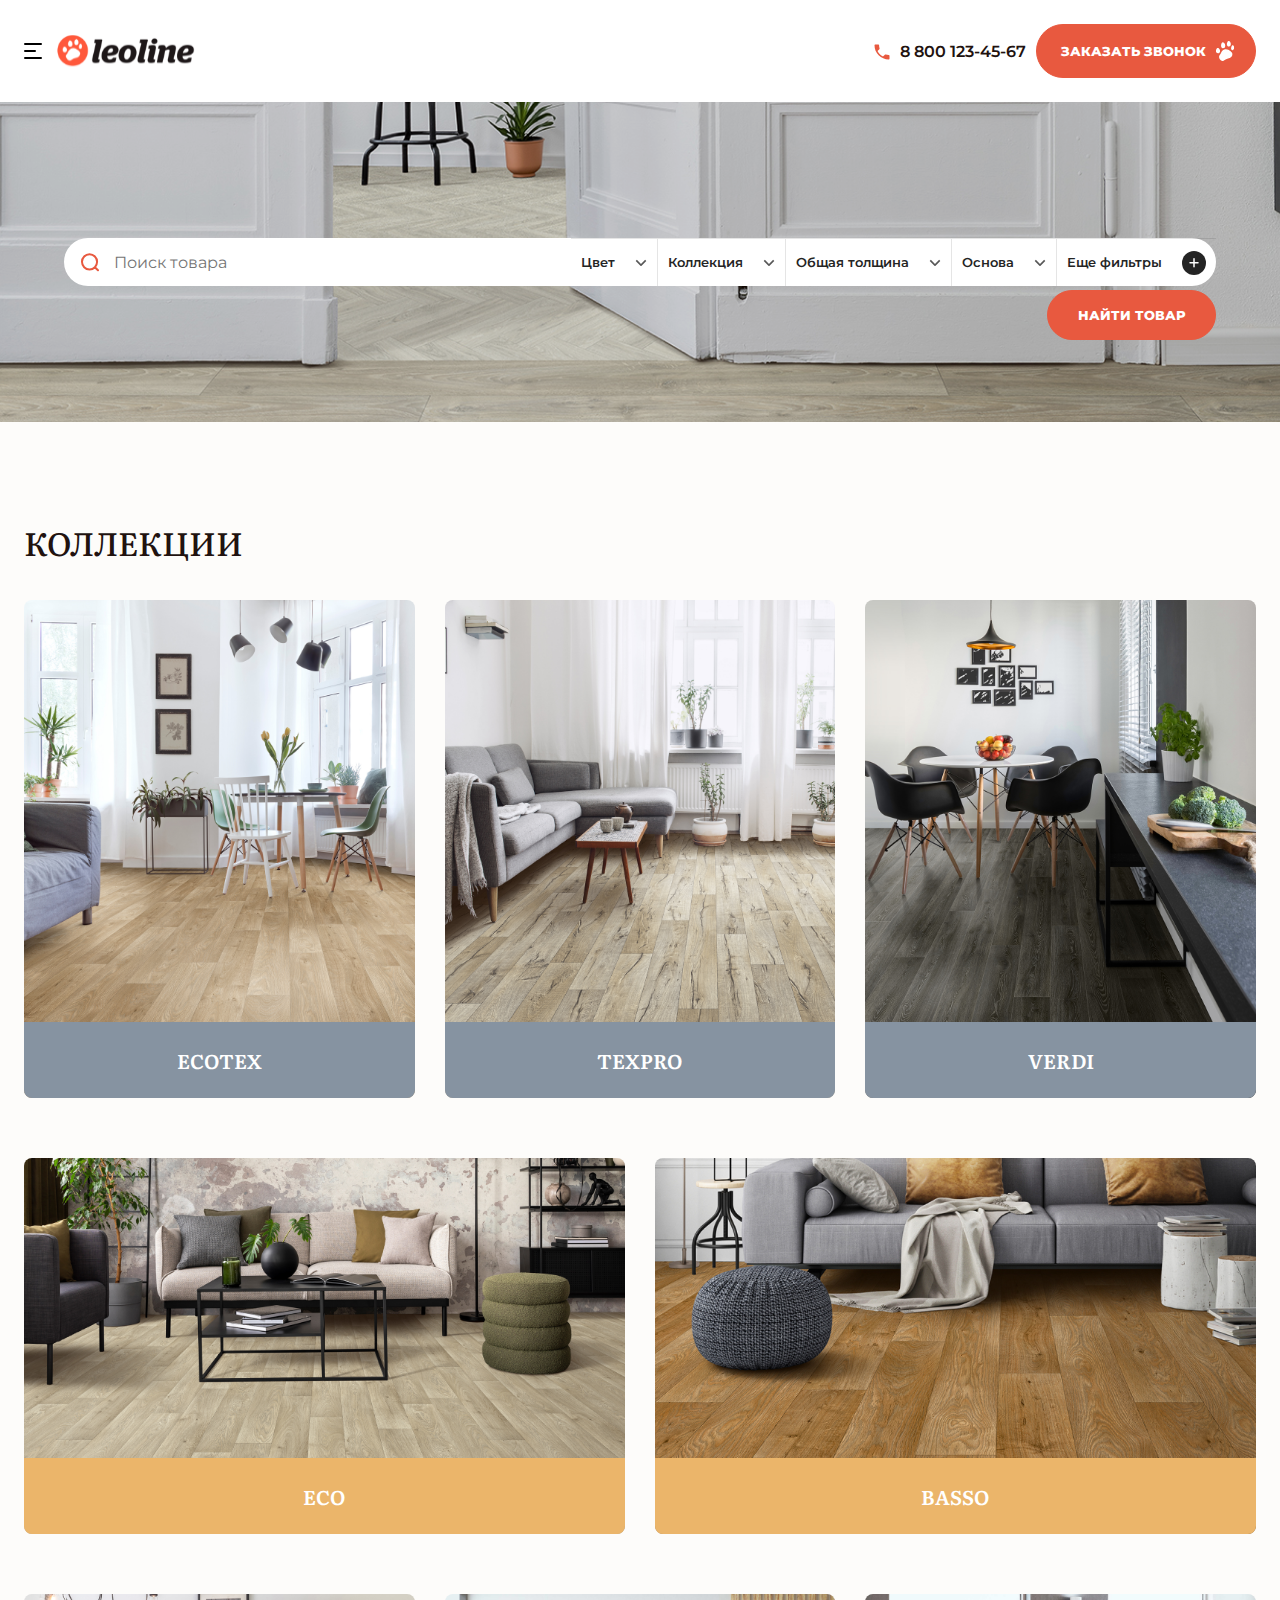
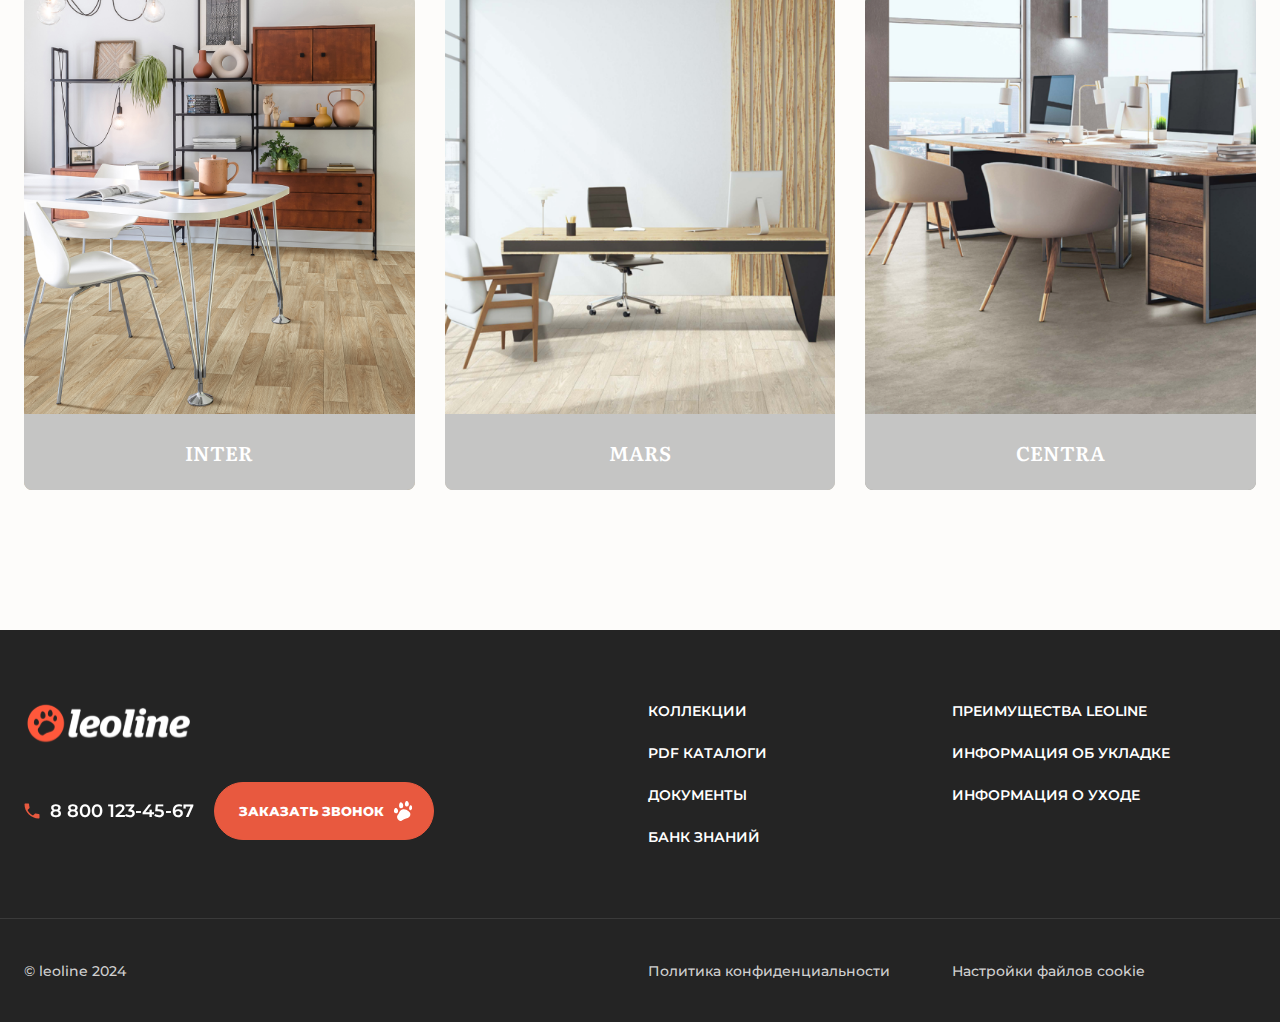
<file: index.html>
<!DOCTYPE html>
<html lang="ru">
<head>
    <meta charset="UTF-8">
    <meta name="viewport" content="width=device-width, initial-scale=1.0">
    <link rel="stylesheet" href="./assets/libs/swiper-bundle.min.css">
    <link rel="stylesheet" href="./assets/libs/fancybox.css">
    <link rel="stylesheet" href="./css/main.css">
    <title>Главная</title>
</head>
<body>
    <header class="header">
        <div class="container">
            <div class="header__wrapper">
                <button class="btn-menu">
                    <span></span>
                    <span></span>
                    <span></span>
                </button>
                <a href="#" class="logo">
                    <img src="./assets/img/icons/logo.svg" alt="">
                </a>
                <nav class="menu">
                    <ul class="menu-nav">
                        <li class="menu-nav__item">
                            <a href="./pages/collection.html" class="menu-nav__link">коллекции</a>
                        </li>
                        <li class="menu-nav__item">
                            <a href="./pages/information.html" class="menu-nav__link">информация</a>
                        </li>
                        <li class="menu-nav__item">
                            <a href="./pages/pdf.html" class="menu-nav__link">PDF каталоги</a>
                        </li>
                        <li class="menu-nav__item">
                            <a href="./pages/advantages.html" class="menu-nav__link">Преимущества LEOLINE</a>
                        </li>
                    </ul>
                </nav> 
                <div class="header__contacts header__contacts--desktop">
                    <a href="tel:88001234567" class="header__phone">8 800 123-45-67</a>
                    <button class="btn header__btn feedback">
                        <span>заказать звонок</span>
                        <svg width="19" height="20" viewBox="0 0 19 20" fill="none" xmlns="http://www.w3.org/2000/svg">
                            <g clip-path="url(#clip0_63_586)">
                              <path d="M14.5792 10.3487C14.7772 10.5244 14.97 10.7042 15.1614 10.8871C15.2135 10.9342 15.2657 10.9813 15.3195 11.0298C15.8442 11.519 16.3243 12.2008 16.3981 12.9284C16.4111 14.1511 16.0806 15.1806 15.247 16.0988C14.3473 16.934 13.1743 17.2741 12.0263 17.621C10.7065 18.0214 9.40392 18.4419 8.30147 19.2994C7.7723 19.7048 7.24882 20.0617 6.54744 20.0274C5.50496 19.8654 4.67617 19.2197 4.04366 18.4028C3.59701 17.7361 3.13098 16.9432 3.06458 16.129C3.05813 16.0521 3.05169 15.9752 3.04505 15.8959C3.00568 14.9743 3.34999 14.4752 3.89517 13.7671C4.33096 13.182 4.65827 12.5393 4.9901 11.8912C5.74284 10.4381 6.73203 9.15521 8.31659 8.59375C10.6306 7.92561 12.795 8.85772 14.5792 10.3487Z" />
                              <path d="M7.45976 1.41632C8.24915 1.73014 8.55081 2.28126 8.91295 3.01631C9.28543 3.92148 9.37999 5.01429 9.03234 5.94253C8.79001 6.43889 8.45051 6.78537 7.95497 7.02904C7.38941 7.20891 6.68096 7.16579 6.12911 6.94871C5.6265 6.65617 5.35332 6.20058 5.20075 5.65208C4.92115 4.45763 5.12816 3.09204 5.72589 2.01612C6.23547 1.31723 6.62479 1.14757 7.45976 1.41632Z" />
                              <path d="M13.5081 0.196583C14.2137 0.704122 14.5557 1.49622 14.725 2.33148C14.8333 3.14736 14.8556 4.01176 14.382 4.71555C13.9893 5.19657 13.5792 5.49417 12.9606 5.59445C12.3569 5.62868 11.9153 5.3875 11.4718 4.99497C10.9473 4.42602 10.8391 3.74035 10.849 2.98876C10.8966 1.90152 11.3409 1.01458 12.1245 0.272188C12.5715 -0.0989041 13.0242 -0.0965095 13.5081 0.196583Z" />
                              <path d="M2.74199 7.25806C3.45012 7.69643 3.82097 8.57923 4.01215 9.35988C4.08641 10.2324 4.02046 10.9825 3.4678 11.6935C3.07525 12.1085 2.53143 12.2233 1.9809 12.2933C1.30681 12.2106 0.798837 12.0078 0.357918 11.4831C0.0547677 10.979 -0.0410672 10.5132 -0.0301867 9.92943C-0.0293681 9.86565 -0.0285494 9.80188 -0.0277059 9.73617C-0.00269603 8.79238 0.322115 7.98209 0.982918 7.29334C1.51031 6.83627 2.16183 6.96986 2.74199 7.25806Z" />
                              <path d="M16.9356 4.35484C17.4583 4.56575 17.7326 4.90274 17.984 5.40322C18.2779 6.23684 18.284 7.30193 17.9307 8.11775C17.6902 8.53773 17.3972 8.93241 16.9356 9.1129C16.5217 9.17976 16.1481 9.15856 15.7763 8.95665C15.419 8.69409 15.2537 8.41624 15.1614 7.98387C15.0621 6.83187 15.1877 5.65835 15.9326 4.72782C16.2628 4.37214 16.4561 4.30689 16.9356 4.35484Z" />
                            </g>
                            <defs>
                              <clipPath id="clip0_63_586">
                                <rect width="18.1452" height="20" />
                              </clipPath>
                            </defs>
                        </svg>
                    </button>
                </div>
                <div class="header__contacts header__contacts--mobile">
                    <button class="header__icon mobile-search">
                        <img src="./assets/img/icons/white-search.svg" alt="">
                    </button>
                    <button class="header__icon mobile-contacts">
                        <img src="./assets/img/icons/white-phone.svg" alt="">
                    </button>
                </div>

                <div class="mobile-menu">
                    <div class="mobile-menu__wrapper">
                        <button class="close-menu">
                            <img src="./assets/img/icons/close-menu.svg" alt="">
                        </button>
                        <ul class="menu-nav">
                            <li class="menu-nav__item">
                                <a href="./pages/collection.html" class="menu-nav__link menu-nav__link--active">коллекции</a>
                            </li>
                            <li class="menu-nav__item">
                                <a href="./pages/information.html" class="menu-nav__link">информация</a>
                            </li>
                            <li class="menu-nav__item">
                                <a href="./pages/pdf.html" class="menu-nav__link">PDF каталоги</a>
                            </li>
                            <li class="menu-nav__item">
                                <a href="./pages/laying.html" class="menu-nav__link">мнформация об укладке</a>
                            </li>
                            <li class="menu-nav__item">
                                <a href="./pages/care.html" class="menu-nav__link">информация об уходе</a>
                            </li>
                        </ul>
                    </div>
                </div>
                <div class="overlay"></div>
            </div>
        </div>
    </header>

    <main>
        <section class="section">
            <div class="hero">
                <div class="hero__wrapper">
                    <div class="search-input">
                        <button class="search-input__submit"><img src="./assets/img/icons/search.svg" alt=""></button>
                        <input type="text" name="search" class="search-input__input" placeholder="Поиск товара" autocomplete="off">
                    </div>
                    <div class="filter-input">
                        <div class="filter-input__item">
                            <div class="filter-input__top">
                                <span class="filter-input__name">Цвет</span>
                                <svg width="12" height="7" class="filter-input__icon" viewBox="0 0 12 7" fill="none" xmlns="http://www.w3.org/2000/svg">
                                    <path fill-rule="evenodd" clip-rule="evenodd" d="M5.40755 6.71417L0.693381 2L1.87171 0.821666L5.99672 4.94667L10.1217 0.821667L11.3 2L6.58588 6.71417C6.42961 6.87039 6.21769 6.95815 5.99672 6.95815C5.77575 6.95815 5.56382 6.87039 5.40755 6.71417Z"/>
                                </svg>
                            </div>
                            <div class="filter-input__body">
                                <ul class="filter-properties">
                                    <li class="filter-properties__list">
                                        <label class="custom-checkbox custom-checkbox--hero custom-checkbox--color">
                                            <input type="checkbox" checked>
                                            <span>Бежевый (51)</span>
                                            <div class="custom-checkbox-icon" style="--color: #ede5d7;"></div>
                                        </label>
                                    </li>
                                    <li class="filter-properties__list">
                                        <label class="custom-checkbox custom-checkbox--hero custom-checkbox--color">
                                            <input type="checkbox">
                                            <span>Белый (21)</span>
                                            <div class="custom-checkbox-icon" style="--color: #fff;"></div>
                                        </label>
                                    </li>
                                    <li class="filter-properties__list">
                                        <label class="custom-checkbox custom-checkbox--hero custom-checkbox--color">
                                            <input type="checkbox">
                                            <span>Зеленый (2)</span>
                                            <div class="custom-checkbox-icon" style="--color: #aee1ad;"></div>
                                        </label>
                                    </li>
                                    <li class="filter-properties__list">
                                        <label class="custom-checkbox custom-checkbox--hero custom-checkbox--color">
                                            <input type="checkbox">
                                            <span>Коричневый (36)</span>
                                            <div class="custom-checkbox-icon" style="--color: #c1b4a7;"></div>
                                        </label>
                                    </li>
                                    <li>
                                        <p class="filter-category__more">Показать больше (4)</p>
                                    </li>
                                </ul>
                            </div>
                        </div>
                        <div class="filter-input__item">
                            <div class="filter-input__top">
                                <span class="filter-input__name">Коллекция</span>
                                <svg width="12" height="7" class="filter-input__icon" viewBox="0 0 12 7" fill="none" xmlns="http://www.w3.org/2000/svg">
                                    <path fill-rule="evenodd" clip-rule="evenodd" d="M5.40755 6.71417L0.693381 2L1.87171 0.821666L5.99672 4.94667L10.1217 0.821667L11.3 2L6.58588 6.71417C6.42961 6.87039 6.21769 6.95815 5.99672 6.95815C5.77575 6.95815 5.56382 6.87039 5.40755 6.71417Z"/>
                                </svg>
                            </div>
                            <div class="filter-input__body">
                                
                            </div>
                        </div>
                        <div class="filter-input__item">
                            <div class="filter-input__top">
                                <span class="filter-input__name">Общая толщина</span>
                                <svg width="12" height="7" class="filter-input__icon" viewBox="0 0 12 7" fill="none" xmlns="http://www.w3.org/2000/svg">
                                    <path fill-rule="evenodd" clip-rule="evenodd" d="M5.40755 6.71417L0.693381 2L1.87171 0.821666L5.99672 4.94667L10.1217 0.821667L11.3 2L6.58588 6.71417C6.42961 6.87039 6.21769 6.95815 5.99672 6.95815C5.77575 6.95815 5.56382 6.87039 5.40755 6.71417Z"/>
                                </svg>
                            </div>
                            <div class="filter-input__body">
    
                            </div>
                        </div>
                        <div class="filter-input__item">
                            <div class="filter-input__top">
                                <span class="filter-input__name">Основа</span>
                                <svg width="12" height="7" class="filter-input__icon" viewBox="0 0 12 7" fill="none" xmlns="http://www.w3.org/2000/svg">
                                    <path fill-rule="evenodd" clip-rule="evenodd" d="M5.40755 6.71417L0.693381 2L1.87171 0.821666L5.99672 4.94667L10.1217 0.821667L11.3 2L6.58588 6.71417C6.42961 6.87039 6.21769 6.95815 5.99672 6.95815C5.77575 6.95815 5.56382 6.87039 5.40755 6.71417Z"/>
                                </svg>
                            </div>
                            <div class="filter-input__body">
                                <ul class="filter-properties">
                                    <li class="filter-properties__list">
                                        <label class="custom-checkbox custom-checkbox--hero">
                                            <input type="checkbox" checked>
                                            <span>Вспененный ПВХ (48)</span>
                                        </label>
                                    </li>
                                    <li class="filter-properties__list">
                                        <label class="custom-checkbox custom-checkbox--hero">
                                            <input type="checkbox">
                                            <span>Двойная ПВХ + текстиль (70)</span>
                                        </label>
                                    </li>
                                    <li class="filter-properties__list">
                                        <label class="custom-checkbox custom-checkbox--hero">
                                            <input type="checkbox">
                                            <span>Плотный ПВХ (53)</span>
                                        </label>
                                    </li>
                                    <li class="filter-properties__list">
                                        <label class="custom-checkbox custom-checkbox--hero">
                                            <input type="checkbox">
                                            <span>Сверхплотный ПВХ (10)</span>
                                        </label>
                                    </li>
                                </ul>
                            </div>
                        </div>
                        <div class="filter-input__item filter-btn-more">
                            <div class="filter-input__top">
                                <span class="filter-input__name">Еще фильтры</span>
                                <button class="filter-input__more">
                                    <img src="./assets/img/icons/more.svg" alt="">
                                </button>
                            </div>
                            <div class="filter-input__body">
    
                            </div>
                        </div>
    
                        <button class="btn filter-input__btn">найти товар</button>
                    </div>
                    <div class="filter-input-other">
                        <div class="filter-input__item">
                            <div class="filter-input__top">
                                <span class="filter-input__name">Цвет</span>
                                <svg width="12" height="7" class="filter-input__icon" viewBox="0 0 12 7" fill="none" xmlns="http://www.w3.org/2000/svg">
                                    <path fill-rule="evenodd" clip-rule="evenodd" d="M5.40755 6.71417L0.693381 2L1.87171 0.821666L5.99672 4.94667L10.1217 0.821667L11.3 2L6.58588 6.71417C6.42961 6.87039 6.21769 6.95815 5.99672 6.95815C5.77575 6.95815 5.56382 6.87039 5.40755 6.71417Z"/>
                                </svg>
                            </div>
                            <div class="filter-input__body">
                                <ul class="filter-properties">
                                    <li class="filter-properties__list">
                                        <label class="custom-checkbox custom-checkbox--hero custom-checkbox--color">
                                            <input type="checkbox" checked>
                                            <span>Бежевый (51)</span>
                                            <div class="custom-checkbox-icon" style="--color: #ede5d7;"></div>
                                        </label>
                                    </li>
                                    <li class="filter-properties__list">
                                        <label class="custom-checkbox custom-checkbox--hero custom-checkbox--color">
                                            <input type="checkbox">
                                            <span>Белый (21)</span>
                                            <div class="custom-checkbox-icon" style="--color: #fff;"></div>
                                        </label>
                                    </li>
                                    <li class="filter-properties__list">
                                        <label class="custom-checkbox custom-checkbox--hero custom-checkbox--color">
                                            <input type="checkbox">
                                            <span>Зеленый (2)</span>
                                            <div class="custom-checkbox-icon" style="--color: #aee1ad;"></div>
                                        </label>
                                    </li>
                                    <li class="filter-properties__list">
                                        <label class="custom-checkbox custom-checkbox--hero custom-checkbox--color">
                                            <input type="checkbox">
                                            <span>Коричневый (36)</span>
                                            <div class="custom-checkbox-icon" style="--color: #c1b4a7;"></div>
                                        </label>
                                    </li>
                                    <li>
                                        <p class="filter-category__more">Показать больше (4)</p>
                                    </li>
                                </ul>
                            </div>
                        </div>
                        <div class="filter-input__item">
                            <div class="filter-input__top">
                                <span class="filter-input__name">Коллекция</span>
                                <svg width="12" height="7" class="filter-input__icon" viewBox="0 0 12 7" fill="none" xmlns="http://www.w3.org/2000/svg">
                                    <path fill-rule="evenodd" clip-rule="evenodd" d="M5.40755 6.71417L0.693381 2L1.87171 0.821666L5.99672 4.94667L10.1217 0.821667L11.3 2L6.58588 6.71417C6.42961 6.87039 6.21769 6.95815 5.99672 6.95815C5.77575 6.95815 5.56382 6.87039 5.40755 6.71417Z"/>
                                </svg>
                            </div>
                            <div class="filter-input__body">
                                
                            </div>
                        </div>
                        <div class="filter-input__item">
                            <div class="filter-input__top">
                                <span class="filter-input__name">Толщина</span>
                                <svg width="12" height="7" class="filter-input__icon" viewBox="0 0 12 7" fill="none" xmlns="http://www.w3.org/2000/svg">
                                    <path fill-rule="evenodd" clip-rule="evenodd" d="M5.40755 6.71417L0.693381 2L1.87171 0.821666L5.99672 4.94667L10.1217 0.821667L11.3 2L6.58588 6.71417C6.42961 6.87039 6.21769 6.95815 5.99672 6.95815C5.77575 6.95815 5.56382 6.87039 5.40755 6.71417Z"/>
                                </svg>
                            </div>
                            <div class="filter-input__body">
    
                            </div>
                        </div>
                        <div class="filter-input__item">
                            <div class="filter-input__top">
                                <span class="filter-input__name">Основа</span>
                                <svg width="12" height="7" class="filter-input__icon" viewBox="0 0 12 7" fill="none" xmlns="http://www.w3.org/2000/svg">
                                    <path fill-rule="evenodd" clip-rule="evenodd" d="M5.40755 6.71417L0.693381 2L1.87171 0.821666L5.99672 4.94667L10.1217 0.821667L11.3 2L6.58588 6.71417C6.42961 6.87039 6.21769 6.95815 5.99672 6.95815C5.77575 6.95815 5.56382 6.87039 5.40755 6.71417Z"/>
                                </svg>
                            </div>
                            <div class="filter-input__body">
                                <ul class="filter-properties">
                                    <li class="filter-properties__list">
                                        <label class="custom-checkbox custom-checkbox--hero">
                                            <input type="checkbox" checked>
                                            <span>Вспененный ПВХ (48)</span>
                                        </label>
                                    </li>
                                    <li class="filter-properties__list">
                                        <label class="custom-checkbox custom-checkbox--hero">
                                            <input type="checkbox">
                                            <span>Двойная ПВХ + текстиль (70)</span>
                                        </label>
                                    </li>
                                    <li class="filter-properties__list">
                                        <label class="custom-checkbox custom-checkbox--hero">
                                            <input type="checkbox">
                                            <span>Плотный ПВХ (53)</span>
                                        </label>
                                    </li>
                                    <li class="filter-properties__list">
                                        <label class="custom-checkbox custom-checkbox--hero">
                                            <input type="checkbox">
                                            <span>Сверхплотный ПВХ (10)</span>
                                        </label>
                                    </li>
                                </ul>
                            </div>
                        </div>
                        <div class="filter-input__item">
                            <div class="filter-input__top">
                                <span class="filter-input__name">Основа</span>
                                <svg width="12" height="7" class="filter-input__icon" viewBox="0 0 12 7" fill="none" xmlns="http://www.w3.org/2000/svg">
                                    <path fill-rule="evenodd" clip-rule="evenodd" d="M5.40755 6.71417L0.693381 2L1.87171 0.821666L5.99672 4.94667L10.1217 0.821667L11.3 2L6.58588 6.71417C6.42961 6.87039 6.21769 6.95815 5.99672 6.95815C5.77575 6.95815 5.56382 6.87039 5.40755 6.71417Z"/>
                                </svg>
                            </div>
                            <div class="filter-input__body">
                                <ul class="filter-properties">
                                    <li class="filter-properties__list">
                                        <label class="custom-checkbox custom-checkbox--hero">
                                            <input type="checkbox" checked>
                                            <span>Вспененный ПВХ (48)</span>
                                        </label>
                                    </li>
                                    <li class="filter-properties__list">
                                        <label class="custom-checkbox custom-checkbox--hero">
                                            <input type="checkbox">
                                            <span>Двойная ПВХ + текстиль (70)</span>
                                        </label>
                                    </li>
                                    <li class="filter-properties__list">
                                        <label class="custom-checkbox custom-checkbox--hero">
                                            <input type="checkbox">
                                            <span>Плотный ПВХ (53)</span>
                                        </label>
                                    </li>
                                    <li class="filter-properties__list">
                                        <label class="custom-checkbox custom-checkbox--hero">
                                            <input type="checkbox">
                                            <span>Сверхплотный ПВХ (10)</span>
                                        </label>
                                    </li>
                                </ul>
                            </div>
                        </div>
                        <div class="filter-input__item">
                            <div class="filter-input__top">
                                <span class="filter-input__name">Основа</span>
                                <svg width="12" height="7" class="filter-input__icon" viewBox="0 0 12 7" fill="none" xmlns="http://www.w3.org/2000/svg">
                                    <path fill-rule="evenodd" clip-rule="evenodd" d="M5.40755 6.71417L0.693381 2L1.87171 0.821666L5.99672 4.94667L10.1217 0.821667L11.3 2L6.58588 6.71417C6.42961 6.87039 6.21769 6.95815 5.99672 6.95815C5.77575 6.95815 5.56382 6.87039 5.40755 6.71417Z"/>
                                </svg>
                            </div>
                            <div class="filter-input__body">
                                <ul class="filter-properties">
                                    <li class="filter-properties__list">
                                        <label class="custom-checkbox custom-checkbox--hero">
                                            <input type="checkbox" checked>
                                            <span>Вспененный ПВХ (48)</span>
                                        </label>
                                    </li>
                                    <li class="filter-properties__list">
                                        <label class="custom-checkbox custom-checkbox--hero">
                                            <input type="checkbox">
                                            <span>Двойная ПВХ + текстиль (70)</span>
                                        </label>
                                    </li>
                                    <li class="filter-properties__list">
                                        <label class="custom-checkbox custom-checkbox--hero">
                                            <input type="checkbox">
                                            <span>Плотный ПВХ (53)</span>
                                        </label>
                                    </li>
                                    <li class="filter-properties__list">
                                        <label class="custom-checkbox custom-checkbox--hero">
                                            <input type="checkbox">
                                            <span>Сверхплотный ПВХ (10)</span>
                                        </label>
                                    </li>
                                </ul>
                            </div>
                        </div>
                    </div>
                </div>
            </div>
        </section>
    
        <section class="section section--top_md">
            <div class="container">
                <h2>Коллекции</h2>
                <div class="container__inner">
                    <div class="collection">
                        <a href="./pages/catalog.html" class="collection__item collection__item--grey">
                            <img src="./assets/img/photo/1.png" class="collection__img" alt="">
                            <div class="collection__description">
                                <p class="collection__name">ECOTEX</p>
                            </div>
                        </a>
                        <a href="./pages/catalog.html" class="collection__item collection__item--grey">
                            <img src="./assets/img/photo/2.png" class="collection__img" alt="">
                            <div class="collection__description">
                                <p class="collection__name">TEXPRO</p>
                            </div>
                        </a>
                        <a href="./pages/catalog.html" class="collection__item collection__item--grey">
                            <img src="./assets/img/photo/3.png" class="collection__img" alt="">
                            <div class="collection__description">
                                <p class="collection__name">VERDI</p>
                            </div>
                        </a>
                        <a href="./pages/catalog.html" class="collection__item collection__item--large collection__item--gold">
                            <img src="./assets/img/photo/4.png" class="collection__img" alt="">
                            <div class="collection__description">
                                <p class="collection__name">ECO</p>
                            </div>
                        </a>
                        <a href="./pages/catalog.html" class="collection__item collection__item--large collection__item--gold">
                            <img src="./assets/img/photo/5.png" class="collection__img" alt="">
                            <div class="collection__description">
                                <p class="collection__name">BASSO</p>
                            </div>
                        </a>
                        <a href="./pages/catalog.html" class="collection__item collection__item--silver">
                            <img src="./assets/img/photo/6.png" class="collection__img" alt="">
                            <div class="collection__description">
                                <p class="collection__name">INTER</p>
                            </div>
                        </a>
                        <a href="./pages/catalog.html" class="collection__item collection__item--silver">
                            <img src="./assets/img/photo/7.png" class="collection__img" alt="">
                            <div class="collection__description">
                                <p class="collection__name">mars</p>
                            </div>
                        </a>
                        <a href="./pages/catalog.html" class="collection__item collection__item--silver">
                            <img src="./assets/img/photo/8.png" class="collection__img" alt="">
                            <div class="collection__description">
                                <p class="collection__name">CENTRA</p>
                            </div>
                        </a>
                    </div>
                </div>
            </div>
        </section>
    </main>

    <div class="modal modal--form">
        <div class="modal__body modal__body--form">
            <div class="modal__wrapper modal__wrapper--form">
                <button class="close-modal">
                    <img src="./assets/img/icons/close-filter.svg" alt="">
                </button>
                <div class="modal__info">
                    <div class="modal__header">
                        <h2 class="modal__title">обратный звонок</h2>
                    </div>
                    <form class="form modal-form">
                        <label class="modal-form__label">
                            Ваше имя:
                            <input type="text" class="input modal-form__input" name="name">
                        </label>
                        <label class="modal-form__label">
                            Телефон:
                            <input type="tel" class="input modal-form__input" name="phone">
                        </label>
                        <button class="btn modal-form__btn">
                            <span>отправить</span>
                            <svg width="19" height="20" viewBox="0 0 19 20" fill="none" xmlns="http://www.w3.org/2000/svg">
                                <g clip-path="url(#clip0_70_433)">
                                  <path d="M15.0067 10.3488C15.2047 10.5245 15.3975 10.7043 15.5888 10.8872C15.641 10.9343 15.6932 10.9814 15.747 11.0299C16.2717 11.5191 16.7518 12.2009 16.8256 12.9285C16.8386 14.1512 16.5081 15.1807 15.6745 16.0989C14.7748 16.9341 13.6018 17.2742 12.4538 17.6211C11.134 18.0215 9.83141 18.442 8.72896 19.2995C8.19979 19.7049 7.67631 20.0617 6.97493 20.0275C5.93245 19.8655 5.10366 19.2197 4.47115 18.4029C4.0245 17.7362 3.55847 16.9433 3.49207 16.1291C3.48562 16.0522 3.47918 15.9753 3.47254 15.896C3.43317 14.9744 3.77748 14.4753 4.32266 13.7672C4.75845 13.1821 5.08576 12.5394 5.41759 11.8913C6.17033 10.4382 7.15952 9.1553 8.74408 8.59384C11.058 7.9257 13.2225 8.85781 15.0067 10.3488Z" fill="white" />
                                  <path d="M7.88725 1.41623C8.67664 1.73005 8.9783 2.28117 9.34044 3.01622C9.71292 3.92139 9.80748 5.0142 9.45983 5.94244C9.2175 6.4388 8.878 6.78528 8.38246 7.02894C7.8169 7.20882 7.10845 7.1657 6.5566 6.94861C6.05399 6.65608 5.78081 6.20049 5.62824 5.65199C5.34864 4.45753 5.55565 3.09195 6.15338 2.01603C6.66296 1.31714 7.05228 1.14748 7.88725 1.41623Z" fill="white" />
                                  <path d="M13.9356 0.196644C14.6412 0.704183 14.9832 1.49628 15.1525 2.33154C15.2608 3.14742 15.2831 4.01182 14.8094 4.71561C14.4168 5.19663 14.0067 5.49423 13.3881 5.59452C12.7844 5.62874 12.3428 5.38756 11.8993 4.99503C11.3748 4.42608 11.2666 3.74041 11.2765 2.98883C11.3241 1.90158 11.7684 1.01464 12.552 0.272249C12.999 -0.098843 13.4517 -0.0964485 13.9356 0.196644Z" fill="white" />
                                  <path d="M3.16948 7.25815C3.87761 7.69652 4.24846 8.57933 4.43964 9.35997C4.5139 10.2325 4.44795 10.9826 3.89529 11.6936C3.50274 12.1086 2.95892 12.2234 2.40839 12.2934C1.7343 12.2107 1.22633 12.0079 0.785408 11.4832C0.482258 10.9791 0.386423 10.5133 0.397304 9.92952C0.398122 9.86575 0.398941 9.80197 0.399784 9.73626C0.424794 8.79247 0.749605 7.98218 1.41041 7.29344C1.9378 6.83636 2.58932 6.96995 3.16948 7.25815Z" fill="white" />
                                  <path d="M17.3631 4.35493C17.8858 4.56584 18.16 4.90283 18.4115 5.40332C18.7054 6.23693 18.7114 7.30202 18.3582 8.11785C18.1177 8.53782 17.8247 8.9325 17.3631 9.11299C16.9492 9.17985 16.5756 9.15866 16.2038 8.95674C15.8465 8.69419 15.6812 8.41634 15.5889 7.98396C15.4895 6.83196 15.6152 5.65844 16.36 4.72791C16.6903 4.37223 16.8836 4.30699 17.3631 4.35493Z" fill="white" />
                                </g>
                                <defs>
                                  <clipPath id="clip0_70_433">
                                    <rect width="18.1452" height="20" fill="white" transform="translate(0.42749)" />
                                  </clipPath>
                                </defs>
                            </svg>
                        </button>
                        <p class="modal-form__agree">Нажимая на кнопку, я даю согласие на <a href="">обработку персональных данных</a></p>
                    </form>
                </div>
            </div>
        </div>
    </div>

    <div class="modal modal--success">
        <div class="modal__body modal__body--success">
            <div class="modal__wrapper modal__wrapper--success">
                <button class="close-modal">
                    <img src="./assets/img/icons/close-filter.svg" alt="">
                </button>
                <div class="modal__info">
                    <div class="modal-success">
                        <img src="./assets/img/icons/success.svg" alt="" class="modal-success__icon">
                        <div class="modal-success__wrapper">
                            <p class="modal-success__title">Спасибо!</p>
                            <p class="modal-success__text">Ваше сообщение отправлено. В ближайшее время с вами свяжется наш сотрудник.</p>
                        </div>
                    </div>
                </div>
            </div>
        </div>
    </div>

    <div class="modal modal--contacts">
        <div class="modal__body modal__body--contacts modal__body--small">
            <div class="modal__wrapper modal__wrapper--contacts modal__wrapper--small">
                <button class="close-modal">
                    <img src="./assets/img/icons/close-filter.svg" alt="">
                </button>
                <div class="modal__info">
                    <div class="modal-contacts">
                        <a href="tel:88001234567" class="modal-contacts__phone">8 800 123-45-67</a>
                        <button class="btn modal-contacts__btn feedback">заказать звонок</button>
                    </div>
                </div>
            </div>
        </div>
    </div>
    
    <div class="modal modal--search">
        <div class="modal__body modal__body--search modal__body--small">
            <div class="modal__wrapper modal__wrapper--search modal__wrapper--small">
                <button class="close-modal">
                    <img src="./assets/img/icons/close-filter.svg" alt="">
                </button>
                <div class="modal__info">
                    <div class="modal-search">
                        <button type="submit" class="modal-search__submit">
                            <img src="./assets/img/icons/search.svg" alt="">
                        </button>
                        <input type="text" name="search" class="modal-search__input" placeholder="Поиск товара">
                    </div>
                </div>
            </div>
        </div>
    </div>

    <footer class="footer">
        <div class="footer__top">
            <div class="container">
                <div class="footer__row">
                    <div class="footer__left">
                        <a href="#" class="footer__logo">
                            <img src="./assets/img/icons/footer-logo.svg" alt="">
                        </a>
                        <div class="footer__contacts">
                            <a href="tel:88001234567" class="footer__phone">8 800 123-45-67</a>
                            <button class="btn footer__btn feedback">
                                <span>заказать звонок</span>
                                <svg width="19" height="20" viewBox="0 0 19 20" fill="none" xmlns="http://www.w3.org/2000/svg">
                                    <g clip-path="url(#clip0_63_586)">
                                      <path d="M14.5792 10.3487C14.7772 10.5244 14.97 10.7042 15.1614 10.8871C15.2135 10.9342 15.2657 10.9813 15.3195 11.0298C15.8442 11.519 16.3243 12.2008 16.3981 12.9284C16.4111 14.1511 16.0806 15.1806 15.247 16.0988C14.3473 16.934 13.1743 17.2741 12.0263 17.621C10.7065 18.0214 9.40392 18.4419 8.30147 19.2994C7.7723 19.7048 7.24882 20.0617 6.54744 20.0274C5.50496 19.8654 4.67617 19.2197 4.04366 18.4028C3.59701 17.7361 3.13098 16.9432 3.06458 16.129C3.05813 16.0521 3.05169 15.9752 3.04505 15.8959C3.00568 14.9743 3.34999 14.4752 3.89517 13.7671C4.33096 13.182 4.65827 12.5393 4.9901 11.8912C5.74284 10.4381 6.73203 9.15521 8.31659 8.59375C10.6306 7.92561 12.795 8.85772 14.5792 10.3487Z" />
                                      <path d="M7.45976 1.41632C8.24915 1.73014 8.55081 2.28126 8.91295 3.01631C9.28543 3.92148 9.37999 5.01429 9.03234 5.94253C8.79001 6.43889 8.45051 6.78537 7.95497 7.02904C7.38941 7.20891 6.68096 7.16579 6.12911 6.94871C5.6265 6.65617 5.35332 6.20058 5.20075 5.65208C4.92115 4.45763 5.12816 3.09204 5.72589 2.01612C6.23547 1.31723 6.62479 1.14757 7.45976 1.41632Z" />
                                      <path d="M13.5081 0.196583C14.2137 0.704122 14.5557 1.49622 14.725 2.33148C14.8333 3.14736 14.8556 4.01176 14.382 4.71555C13.9893 5.19657 13.5792 5.49417 12.9606 5.59445C12.3569 5.62868 11.9153 5.3875 11.4718 4.99497C10.9473 4.42602 10.8391 3.74035 10.849 2.98876C10.8966 1.90152 11.3409 1.01458 12.1245 0.272188C12.5715 -0.0989041 13.0242 -0.0965095 13.5081 0.196583Z" />
                                      <path d="M2.74199 7.25806C3.45012 7.69643 3.82097 8.57923 4.01215 9.35988C4.08641 10.2324 4.02046 10.9825 3.4678 11.6935C3.07525 12.1085 2.53143 12.2233 1.9809 12.2933C1.30681 12.2106 0.798837 12.0078 0.357918 11.4831C0.0547677 10.979 -0.0410672 10.5132 -0.0301867 9.92943C-0.0293681 9.86565 -0.0285494 9.80188 -0.0277059 9.73617C-0.00269603 8.79238 0.322115 7.98209 0.982918 7.29334C1.51031 6.83627 2.16183 6.96986 2.74199 7.25806Z" />
                                      <path d="M16.9356 4.35484C17.4583 4.56575 17.7326 4.90274 17.984 5.40322C18.2779 6.23684 18.284 7.30193 17.9307 8.11775C17.6902 8.53773 17.3972 8.93241 16.9356 9.1129C16.5217 9.17976 16.1481 9.15856 15.7763 8.95665C15.419 8.69409 15.2537 8.41624 15.1614 7.98387C15.0621 6.83187 15.1877 5.65835 15.9326 4.72782C16.2628 4.37214 16.4561 4.30689 16.9356 4.35484Z" />
                                    </g>
                                    <defs>
                                      <clipPath id="clip0_63_586">
                                        <rect width="18.1452" height="20" />
                                      </clipPath>
                                    </defs>
                                </svg>
                            </button>
                        </div>
                    </div>
                    <div class="footer__right">
                        <div class="footer__column">
                            <ul class="footer-menu">
                                <li class="footer-menu__list">
                                    <a href="./pages/collection.html" class="footer-menu__link">коллекции</a>
                                </li>
                                <li class="footer-menu__list">
                                    <a href="./pages/pdf.html" class="footer-menu__link">PDF каталоги</a>
                                </li>
                                <li class="footer-menu__list">
                                    <a href="./pages/information.html" class="footer-menu__link">документы</a>
                                </li>
                                <li class="footer-menu__list">
                                    <a href="./pages/bank.html" class="footer-menu__link">банк знаний</a>
                                </li>
                            </ul>
                        </div>
                        <div class="footer__column">
                            <ul class="footer-menu">
                                <li class="footer-menu__list">
                                    <a href="./pages/advantages.html" class="footer-menu__link">преимущества leoline</a>
                                </li>
                                <li class="footer-menu__list">
                                    <a href="./pages/laying.html" class="footer-menu__link">Информация об укладке</a>
                                </li>
                                <li class="footer-menu__list">
                                    <a href="./pages/care.html" class="footer-menu__link">Информация о уходе</a>
                                </li>
                            </ul>
                        </div>
                    </div>
                </div>
            </div>
        </div>
        <div class="footer__bottom">
            <div class="container">
                <div class="footer__row">
                    <p class="copyright">© leoline 2024</p>
                    <div class="footer__right">
                        <div class="footer__column">
                            <a href="" class="footer__link">Политика конфиденциальности</a>
                        </div>
                        <div class="footer__column">
                            <a href="" class="footer__link">Настройки файлов cookie</a>
                        </div>
                    </div>
                </div>
            </div>
        </div>
    </footer>

    <script src="./assets/libs/jquery.min.js"></script>
    <script src="./assets/libs/swiper-bundle.min.js"></script>
    <script src="./assets/libs/fancybox.umd.js"></script>
    <script src="./assets/js/script.js"></script>
    <script src="./assets/js/swiper.js"></script>
</body>
</html>
</file>
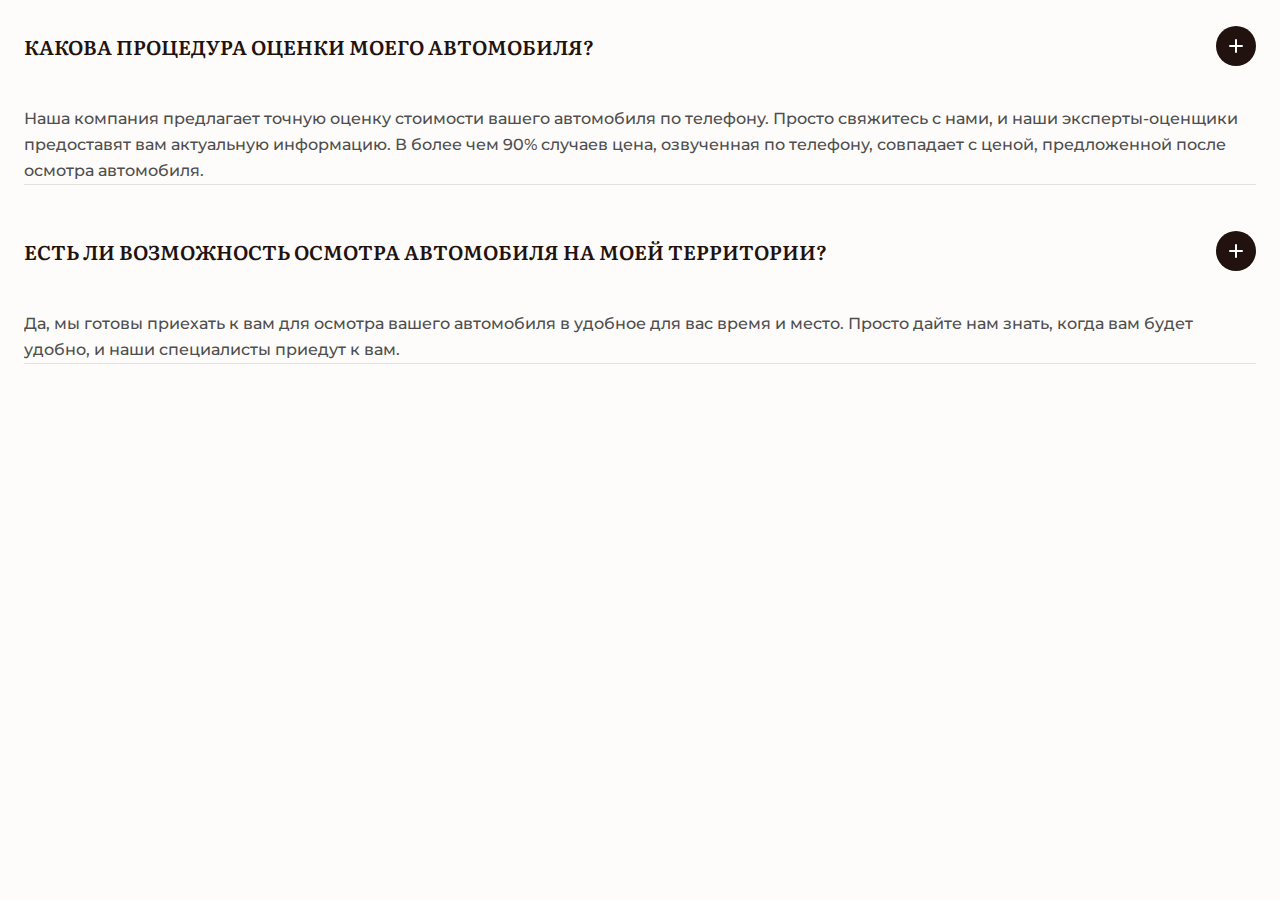
<file: components/accordion.html>
<!DOCTYPE html>
<html lang="ru">

<head>
    <meta charset="UTF-8">
    <meta name="viewport" content="width=device-width, initial-scale=1.0">
    <link rel="stylesheet" href="../css/main.css">
    <title>Аккордеон | Пример</title>
</head>

<body>
    <div class="container">
        <div class="accordion">
            <ul class="accordion-list">
                <li class="accordion-list__item">
                    <div class="accordion__top">
                        <p class="accordion__title">Какова процедура оценки моего автомобиля?</p>
                        <button class="accordion-list__btn">
                            <span></span>
                            <span></span>
                        </button>
                    </div>
                    <div class="accordion__bottom">
                        <p class="accordion__text">Наша компания предлагает точную оценку стоимости вашего
                            автомобиля по телефону. Просто свяжитесь с нами, и наши эксперты-оценщики
                            предоставят вам актуальную информацию. В более чем 90% случаев цена, озвученная
                            по телефону, совпадает с ценой, предложенной после осмотра автомобиля.</p>
                    </div>
                </li>
                <li class="accordion-list__item">
                    <div class="accordion__top">
                        <p class="accordion__title">Есть ли возможность осмотра автомобиля на моей территории?
                        </p>
                        <button class="accordion-list__btn">
                            <span></span>
                            <span></span>
                        </button>
                    </div>
                    <div class="accordion__bottom">
                        <p class="accordion__text">Да, мы готовы приехать к вам для осмотра вашего автомобиля в удобное
                            для вас время и место. Просто дайте нам знать, когда вам будет удобно, и наши специалисты
                            приедут к вам.</p>
                    </div>
                </li>
            </ul>
        </div>
    </div>

    <script src="../assets/libs/jquery.min.js"></script>

    <script>
        $('.accordion__top').click((e) => {
            $(e.target).closest('.accordion-list__item').find('.accordion__bottom').toggleClass('open')
            $(e.target).find('.accordion-list__btn').toggleClass('open')
        })
    </script>
</body>

</html>
</file>
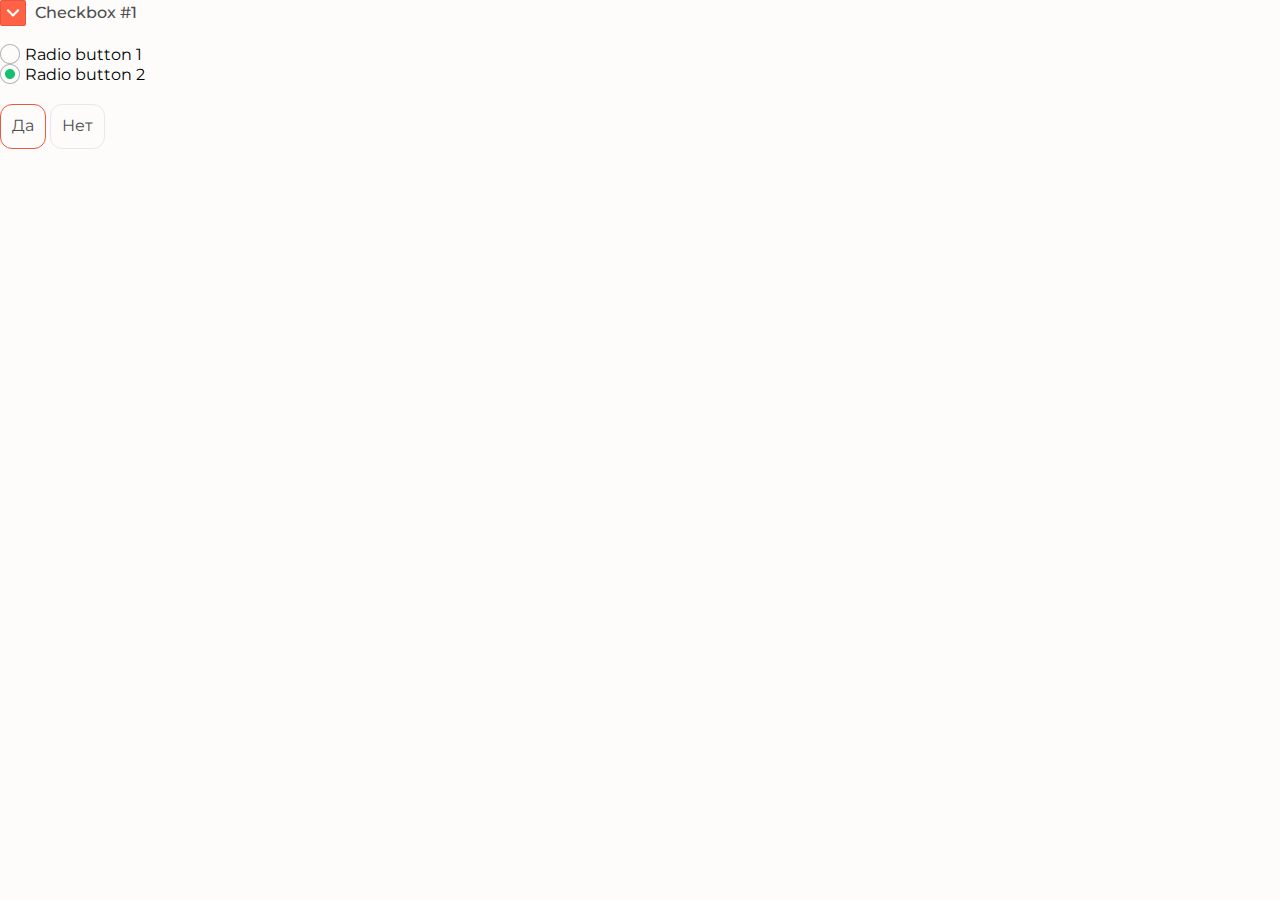
<file: components/checkbox.html>
<!DOCTYPE html>
<html lang="ru">
<head>
    <meta charset="UTF-8">
    <meta name="viewport" content="width=device-width, initial-scale=1.0">
    <link rel="stylesheet" href="../css/main.css">
    <title>Стилизованный чекбокс/радио | Пример</title>
</head>
<body>

    <!-- Стилизованный checkbox -->
    <label class="custom-checkbox">
        <input type="checkbox" checked>
        <span>Checkbox #1</span>
    </label>
    
    <br>

    <!-- Стилизованный radio v1 -->
    <div class="custom-radio">
        <input id="radio-1" type="radio" name="radio" value="1" checked>
        <label for="radio-1">Radio button 1</label>
    </div>
    <div class="custom-radio">
        <input id="radio-2" type="radio" name="radio" value="1" checked>
        <label for="radio-2">Radio button 2</label>
    </div>

    <br>

    <!-- Стилизованный radio v2 -->
    <div class="toggle toggle--1">
        <input id="damage-1" type="radio" name="damage" value="no" checked>
        <label for="damage-1">Да</label>
    </div>
    <div class="toggle toggle--1">
        <input id="damage-2" type="radio" name="damage" value="brakes">
        <label for="damage-2">Нет</label>
    </div>
</body>
</html>
</file>
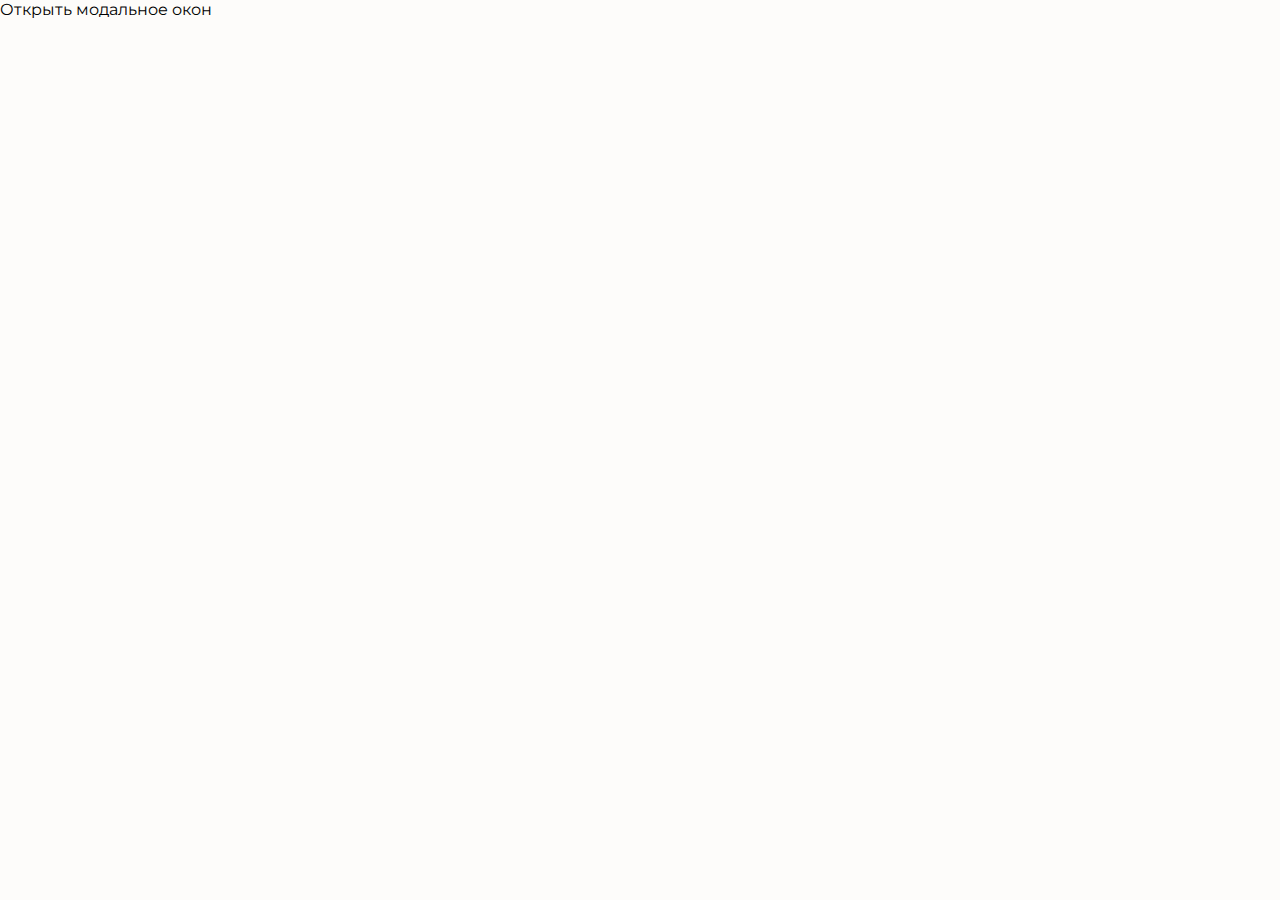
<file: components/modal.html>
<!DOCTYPE html>
<html lang="ru">
<head>
    <meta charset="UTF-8">
    <meta name="viewport" content="width=device-width, initial-scale=1.0">
    <link rel="stylesheet" href="../css/main.css">
    <title>Модальное окно | Пример</title>
</head>
<body>

    <button class="open-modal">Открыть модальное окон</button>

    <div class="modal modal--form">
        <div class="modal__body modal__body--form">
            <div class="modal__wrapper modal__wrapper--form">
                <button class="close-modal">
                    <img src="../assets/img/icons/close.svg" alt="">
                </button>
                <div class="modal__info">
                    <div class="modal__header">
                        <h2 class="modal__title">Получите возможность участвовать в проекте!</h2>
                        <p class="modal__text">Оставьте ваши контакты и получите персональный инвестиционный план</p>
                    </div>
                    <form class="form modal-form">
                        <input type="text" class="input input--green modal-form__input" name="name" placeholder="Ваше имя">
                        <input type="tel" class="input input--green modal-form__input" name="phone" placeholder="Номер телефона">
                        <input type="email" class="input input--green modal-form__input" name="phone" placeholder="Email">
                        <label class="custom-checkbox">
                            <input type="checkbox" checked>
                            <span>Я даю свое согласие на обработку персональных данных</span>
                        </label>
                        <button class="btn btn--green btn-hover btn-hover--green modal-form__btn">Отправить запрос</button>
                    </form>
                </div>
            </div>
        </div>
    </div>

    <script src="../assets/libs/jquery.min.js"></script>

    <script>
        // Модальное окно
        function showModal(btnOpen, modalBody) {
            btnOpen.click(function () {
                modalBody.addClass('active');
                $('html').addClass('no-scroll');
                return false;
            });

            $(document).keydown(function (e) {
                if (e.keyCode === 27) {
                    e.stopPropagation();
                    modalBody.removeClass('active');
                    $('html').removeClass('no-scroll');
                }
            });

            modalBody.click(function (e) {
                if ($(e.target).closest('.modal__wrapper').length == 0) {
                    $(this).removeClass('active');
                    $('html').removeClass('no-scroll');
                }
            });

            $('.close-modal').click((e) => {
                modalBody.removeClass('active');
                $('html').removeClass('no-scroll');
            })
        }

        showModal($('.open-modal'), $('.modal--form'));
    </script>
</body>
</html>
</file>
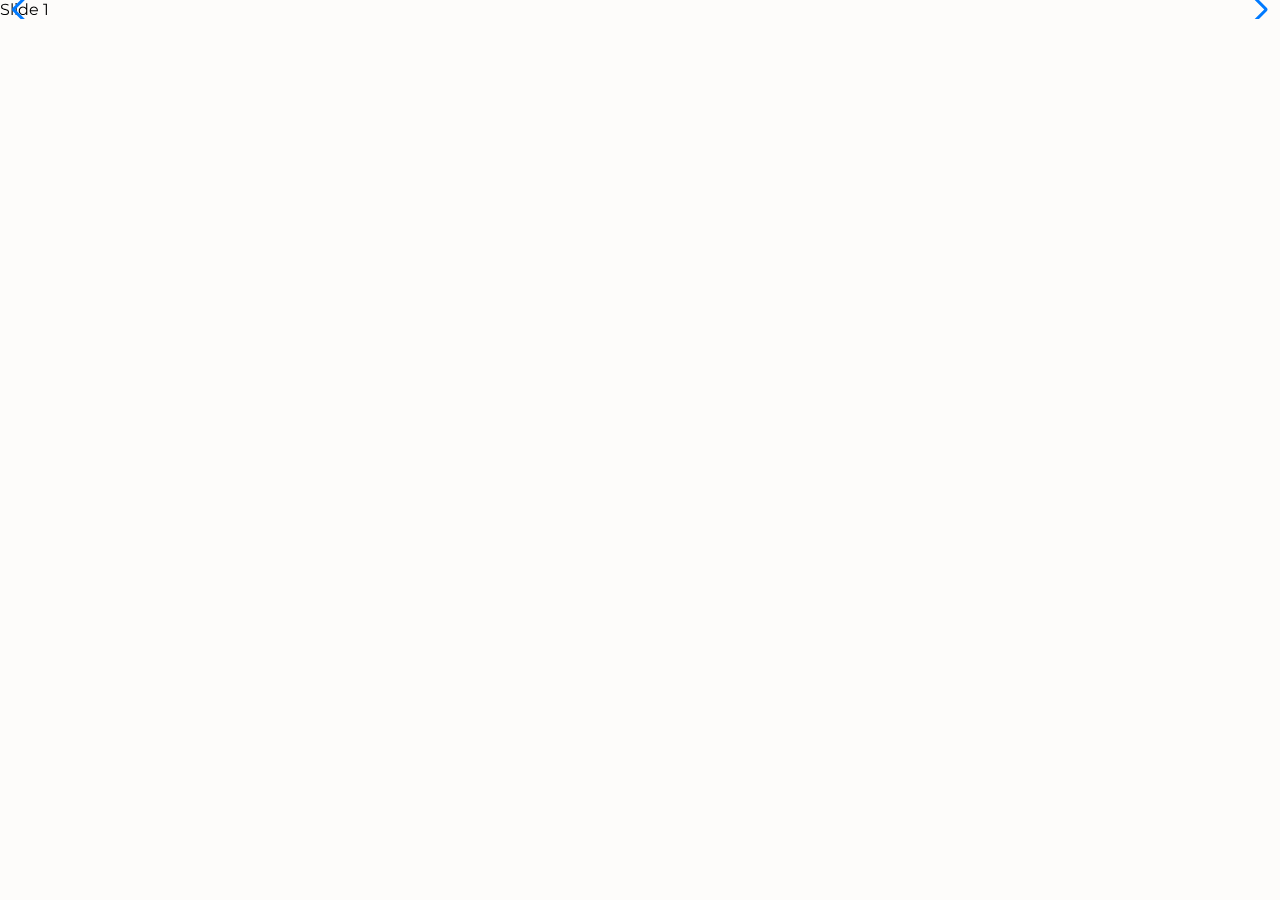
<file: components/swiper.html>
<!DOCTYPE html>
<html lang="ru">
<head>
    <meta charset="UTF-8">
    <meta name="viewport" content="width=device-width, initial-scale=1.0">
    <link rel="stylesheet" href="../assets/libs/swiper-bundle.min.css">
    <link rel="stylesheet" href="../css/main.css">
    <title>Swiper | Пример</title>
</head>
<body>
    
    <div class="swiper">
        <div class="swiper-wrapper">
            <div class="swiper-slide">Slide 1</div>
            <div class="swiper-slide">Slide 2</div>
            <div class="swiper-slide">Slide 3</div>
        </div>
        <div class="swiper-pagination"></div>
      
        <div class="swiper-button-prev"></div>
        <div class="swiper-button-next"></div>
      
        <div class="swiper-scrollbar"></div>
    </div>

    <script src="../assets/libs/swiper-bundle.min.js"></script>
    <script src="../assets/js/swiper.js"></script>
</body>
</html>
</file>
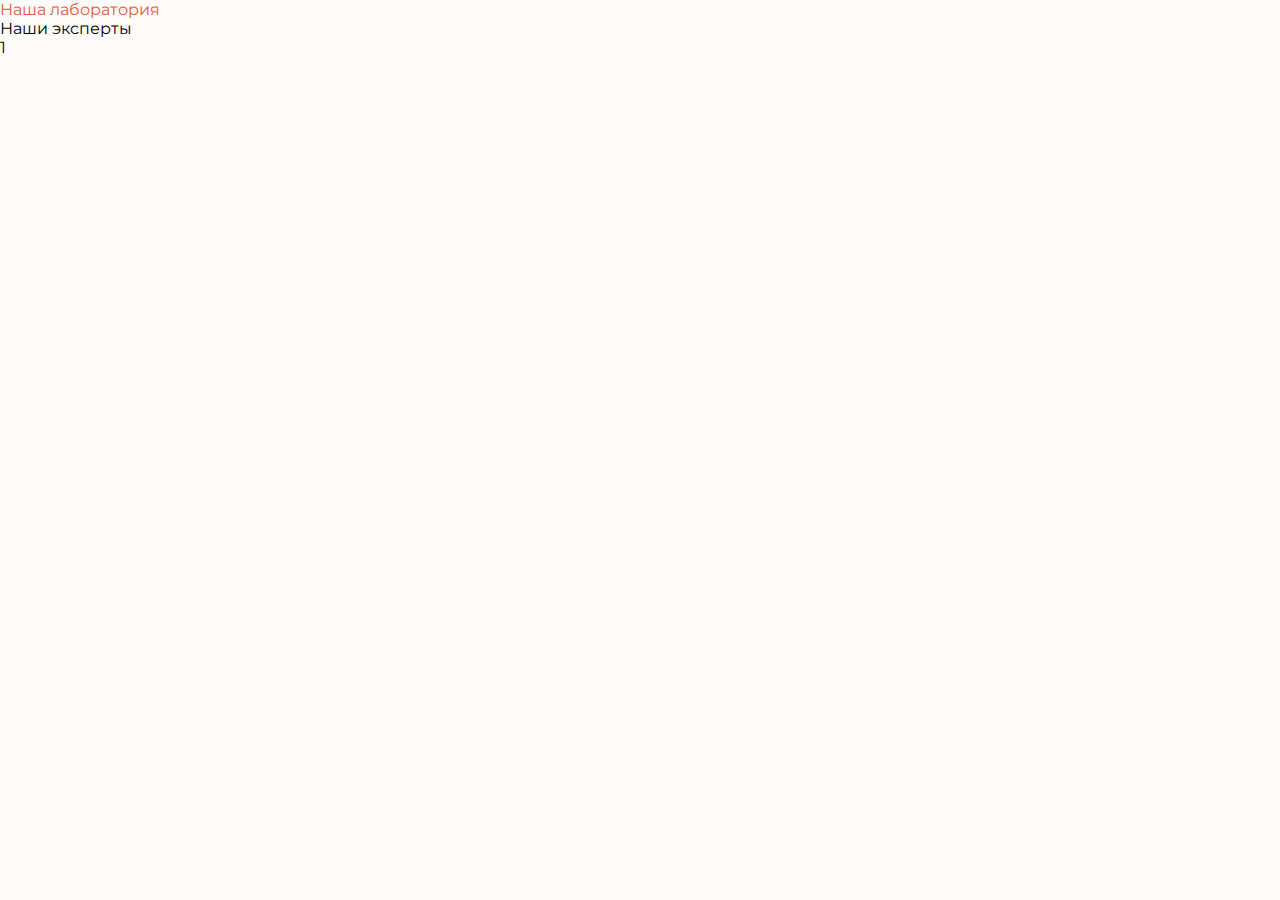
<file: components/tabs.html>
<!DOCTYPE html>
<html lang="ru">
<head>
    <meta charset="UTF-8">
    <meta name="viewport" content="width=device-width, initial-scale=1.0">
    <link rel="stylesheet" href="../css/main.css">
    <title>Табы | Пример</title>
</head>
<body>

    <div class="tabs">
        <ul class="tabs__list">
            <li class="active-tab">Наша лаборатория</li>
            <li>Наши эксперты</li>
        </ul>
        <ul class="tabs__wrapper">
            <li class="tabs__content active">
                1
            </li>
            <li class="tabs__content">
                2
            </li>
        </ul>
    </div>

    <script src="../assets/libs/jquery.min.js"></script>

    <script>
        function tabs(wrapperMain, wrapperTab, wrapperContent, activeTab, activeContent) {
            $(wrapperTab).on('click', 'li:not('+activeTab+')', function () {
                $(this)
                    .addClass(activeTab).siblings().removeClass(activeTab)
                    .closest(wrapperMain).find(wrapperContent).removeClass(activeContent).eq($(this).index()).addClass(activeContent);
            });
        }
        tabs('.tabs', '.tabs__list', '.tabs__content', 'active-tab', 'active');
    </script>
</body>
</html>
</file>
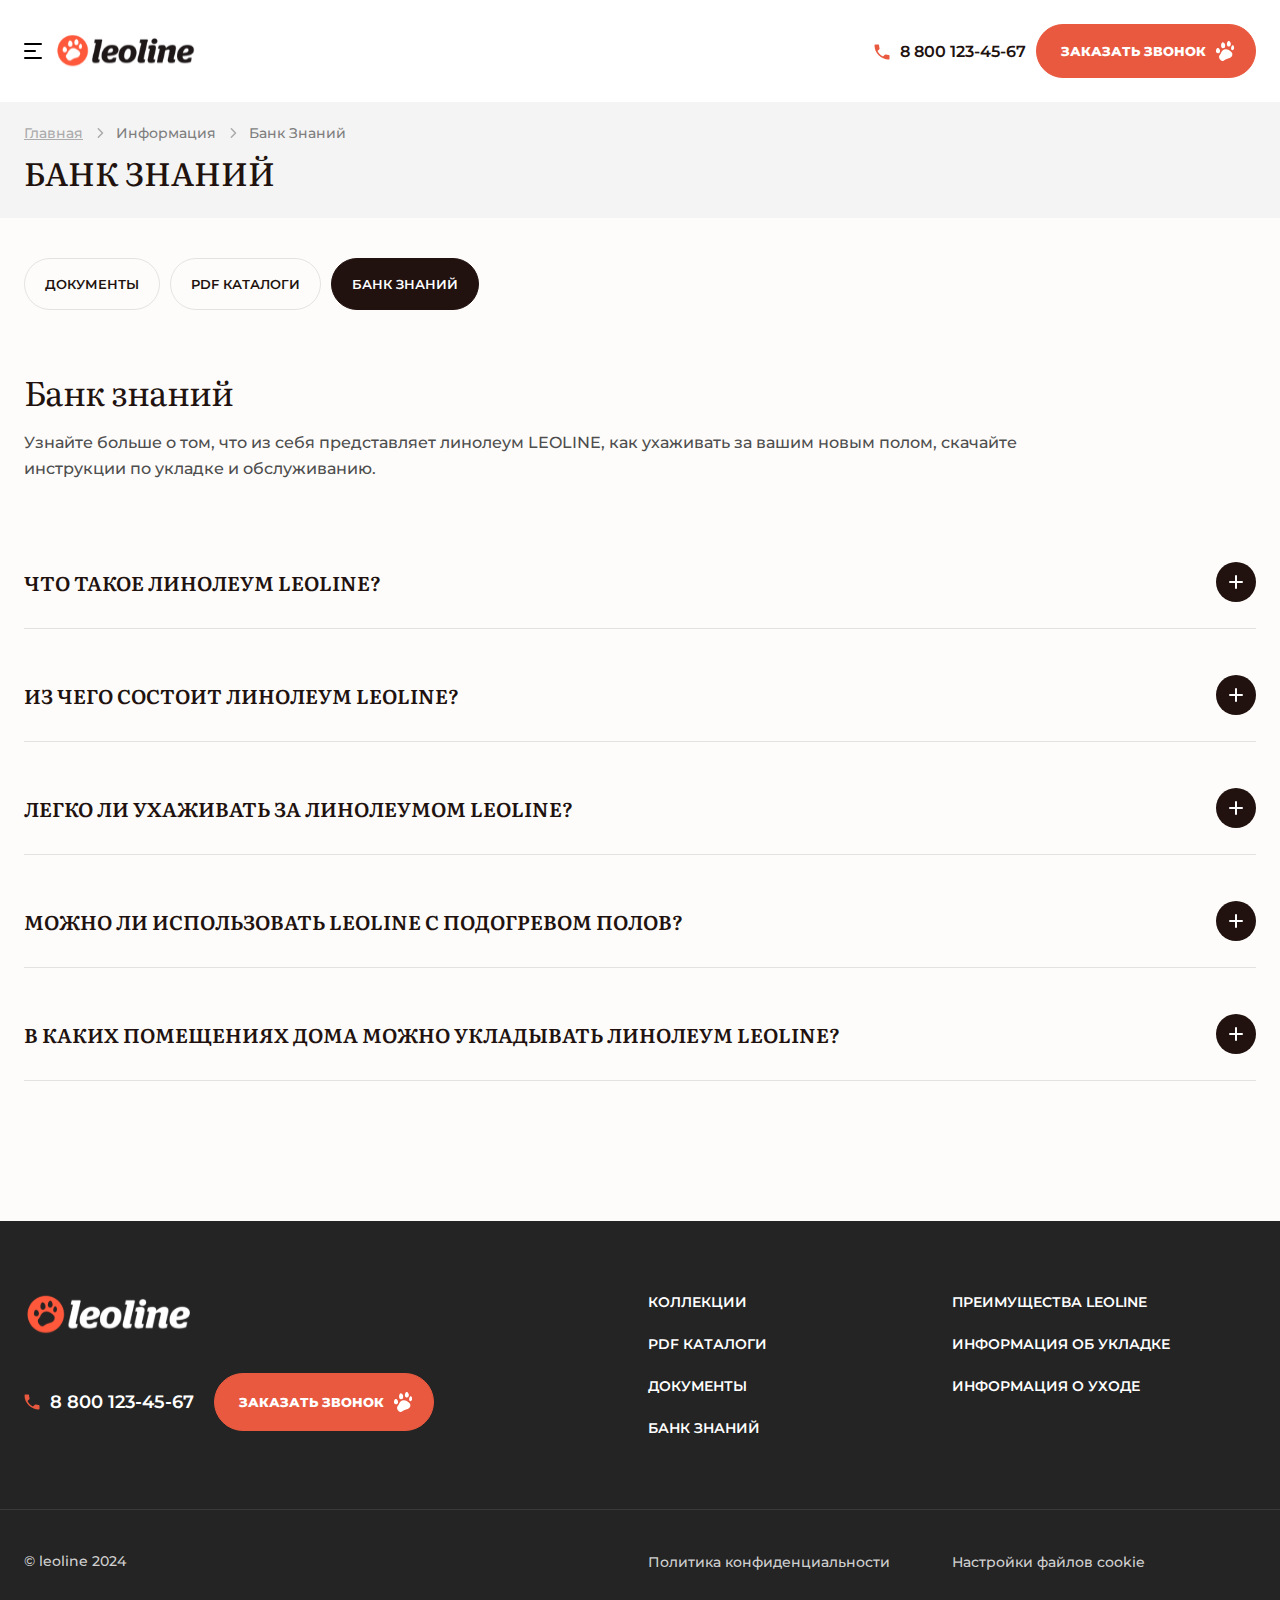
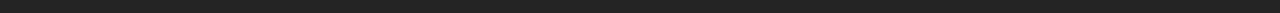
<file: pages/bank.html>
<!DOCTYPE html>
<html lang="ru">
<head>
    <meta charset="UTF-8">
    <meta name="viewport" content="width=device-width, initial-scale=1.0">
    <link rel="stylesheet" href="../assets/libs/fancybox.css">
    <link rel="stylesheet" href="../css/main.css">
    <title>Банк знаний</title>
</head>
<body>
    <header class="header">
        <div class="container">
            <div class="header__wrapper">
                <button class="btn-menu">
                    <span></span>
                    <span></span>
                    <span></span>
                </button>
                <a href="../index.html" class="logo">
                    <img src="../assets/img/icons/logo.svg" alt="">
                </a>
                <nav class="menu">
                    <ul class="menu-nav">
                        <li class="menu-nav__item">
                            <a href="collection.html" class="menu-nav__link">коллекции</a>
                        </li>
                        <li class="menu-nav__item">
                            <a href="information.html" class="menu-nav__link">информация</a>
                        </li>
                        <li class="menu-nav__item">
                            <a href="pdf.html" class="menu-nav__link">PDF каталоги</a>
                        </li>
                        <li class="menu-nav__item">
                            <a href="advantages.html" class="menu-nav__link">Преимущества LEOLINE</a>
                        </li>
                    </ul>
                </nav> 
                <div class="header__contacts header__contacts--desktop">
                    <a href="tel:88001234567" class="header__phone">8 800 123-45-67</a>
                    <button class="btn header__btn">
                        <span>заказать звонок</span>
                        <svg width="19" height="20" viewBox="0 0 19 20" fill="none" xmlns="http://www.w3.org/2000/svg">
                            <g clip-path="url(#clip0_63_586)">
                                <path d="M14.5792 10.3487C14.7772 10.5244 14.97 10.7042 15.1614 10.8871C15.2135 10.9342 15.2657 10.9813 15.3195 11.0298C15.8442 11.519 16.3243 12.2008 16.3981 12.9284C16.4111 14.1511 16.0806 15.1806 15.247 16.0988C14.3473 16.934 13.1743 17.2741 12.0263 17.621C10.7065 18.0214 9.40392 18.4419 8.30147 19.2994C7.7723 19.7048 7.24882 20.0617 6.54744 20.0274C5.50496 19.8654 4.67617 19.2197 4.04366 18.4028C3.59701 17.7361 3.13098 16.9432 3.06458 16.129C3.05813 16.0521 3.05169 15.9752 3.04505 15.8959C3.00568 14.9743 3.34999 14.4752 3.89517 13.7671C4.33096 13.182 4.65827 12.5393 4.9901 11.8912C5.74284 10.4381 6.73203 9.15521 8.31659 8.59375C10.6306 7.92561 12.795 8.85772 14.5792 10.3487Z" />
                                <path d="M7.45976 1.41632C8.24915 1.73014 8.55081 2.28126 8.91295 3.01631C9.28543 3.92148 9.37999 5.01429 9.03234 5.94253C8.79001 6.43889 8.45051 6.78537 7.95497 7.02904C7.38941 7.20891 6.68096 7.16579 6.12911 6.94871C5.6265 6.65617 5.35332 6.20058 5.20075 5.65208C4.92115 4.45763 5.12816 3.09204 5.72589 2.01612C6.23547 1.31723 6.62479 1.14757 7.45976 1.41632Z" />
                                <path d="M13.5081 0.196583C14.2137 0.704122 14.5557 1.49622 14.725 2.33148C14.8333 3.14736 14.8556 4.01176 14.382 4.71555C13.9893 5.19657 13.5792 5.49417 12.9606 5.59445C12.3569 5.62868 11.9153 5.3875 11.4718 4.99497C10.9473 4.42602 10.8391 3.74035 10.849 2.98876C10.8966 1.90152 11.3409 1.01458 12.1245 0.272188C12.5715 -0.0989041 13.0242 -0.0965095 13.5081 0.196583Z" />
                                <path d="M2.74199 7.25806C3.45012 7.69643 3.82097 8.57923 4.01215 9.35988C4.08641 10.2324 4.02046 10.9825 3.4678 11.6935C3.07525 12.1085 2.53143 12.2233 1.9809 12.2933C1.30681 12.2106 0.798837 12.0078 0.357918 11.4831C0.0547677 10.979 -0.0410672 10.5132 -0.0301867 9.92943C-0.0293681 9.86565 -0.0285494 9.80188 -0.0277059 9.73617C-0.00269603 8.79238 0.322115 7.98209 0.982918 7.29334C1.51031 6.83627 2.16183 6.96986 2.74199 7.25806Z" />
                                <path d="M16.9356 4.35484C17.4583 4.56575 17.7326 4.90274 17.984 5.40322C18.2779 6.23684 18.284 7.30193 17.9307 8.11775C17.6902 8.53773 17.3972 8.93241 16.9356 9.1129C16.5217 9.17976 16.1481 9.15856 15.7763 8.95665C15.419 8.69409 15.2537 8.41624 15.1614 7.98387C15.0621 6.83187 15.1877 5.65835 15.9326 4.72782C16.2628 4.37214 16.4561 4.30689 16.9356 4.35484Z" />
                            </g>
                            <defs>
                                <clipPath id="clip0_63_586">
                                <rect width="18.1452" height="20" />
                                </clipPath>
                            </defs>
                        </svg>
                    </button>
                </div>
                <div class="header__contacts header__contacts--mobile">
                    <button class="header__icon">
                        <img src="../assets/img/icons/white-search.svg" alt="">
                    </button>
                    <button class="header__icon">
                        <img src="../assets/img/icons/white-phone.svg" alt="">
                    </button>
                </div>

                <div class="mobile-menu">
                    <div class="mobile-menu__wrapper">
                        <button class="close-menu">
                            <img src="../assets/img/icons/close-menu.svg" alt="">
                        </button>
                        <ul class="menu-nav">
                            <li class="menu-nav__item">
                                <a href="collection.html" class="menu-nav__link menu-nav__link--active">коллекции</a>
                            </li>
                            <li class="menu-nav__item">
                                <a href="information.html" class="menu-nav__link">информация</a>
                            </li>
                            <li class="menu-nav__item">
                                <a href="pdf.html" class="menu-nav__link">PDF каталоги</a>
                            </li>
                            <li class="menu-nav__item">
                                <a href="laying.html" class="menu-nav__link">мнформация об укладке</a>
                            </li>
                            <li class="menu-nav__item">
                                <a href="care.html" class="menu-nav__link">информация об уходе</a>
                            </li>
                        </ul>
                    </div>
                </div>
                <div class="overlay"></div>
            </div>
        </div>
    </header>

    <main>
        <div class="breadcrumb">
            <div class="container">
                <div class="breadcrumb__wrapper">
                    <ul class="breadcrumb__list">
                        <li class="breadcrumb__item">
                            <a href="../index.html" class="breadcrumb__link">Главная</a>
                        </li>
                        <li class="breadcrumb__item">
                            <span class="breadcrumb__link breadcrumb__link--active">информация</span>
                        </li>
                        <li class="breadcrumb__item">
                            <span class="breadcrumb__link breadcrumb__link--active">Банк знаний</span>
                        </li>
                    </ul>
                    <p class="breadcrumb__title">Банк знаний</p>
                </div>
            </div>
        </div>
        
        <section class="section">
            <div class="container">
                <ul class="information-tabs">
                    <li class="information-tabs__item">
                        <a href="information.html" class="information-tabs__link">документы</a>
                    </li>
                    <li class="information-tabs__item">
                        <a href="pdf.html" class="information-tabs__link">PDF каталоги</a>
                    </li>
                    <li class="information-tabs__item">
                        <a href="#" class="information-tabs__link information-tabs__link--active">банк знаний</a>
                    </li>
                </ul>
            </div>
        </section>

        <section class="section section--top">
            <div class="container">
                <div class="bank">
                    <p class="bank__title">Банк знаний</p>
                    <p class="bank__subtitle">Узнайте больше о том, что из себя представляет линолеум LEOLINE, как ухаживать за вашим новым полом, скачайте инструкции по укладке и обслуживанию. </p>
                    <div class="accordion bank__wrapper">
                        <ul class="accordion-list">
                            <li class="accordion-list__item">
                                <div class="accordion__top">
                                    <p class="accordion__title">Что такое линолеум LEOLINE?</p>
                                    <button class="accordion-list__btn">
                                        <span></span>
                                        <span></span>
                                    </button>
                                </div>
                                <div class="accordion__bottom">
                                    <div class="accordion__wrapper">
                                        <div class="accordion__item accordion__item--text">
                                            <p class="accordion__text">Линолеум LEOLINE - это прочный, долговечный и простой в уходе пол для любой комнаты вашего дома. Будь то коридор, кухня, гостиная, спальня или ванная комната - каждый подберет линолеум LEOLINE по вкусу и потребностям.</p>
                                            <p class="accordion__text">Напольные покрытия LEOLINE сделаны из ПВХ, но по устоявшейся традиции в России и странах СНГ такие полы называют линолеумом.</p>
                                            <p class="accordion__text">LEOLINE выпускается в рулонах.</p>
                                            <p class="accordion__text">Линолеум выпускается в рулонах с разной шириной полотна - от 1.5 до 4 метров - для оптимальной совместимости с помещением.</p>
                                        </div>
                                        <div class="accordion__item">
                                            <img src="../assets/img/photo/tabs.png" class="accordion__img" alt="">
                                        </div>
                                    </div>
                                </div>
                            </li>
                            <li class="accordion-list__item">
                                <div class="accordion__top">
                                    <p class="accordion__title">Из чего состоит линолеум LEOLINE?
                                    </p>
                                    <button class="accordion-list__btn">
                                        <span></span>
                                        <span></span>
                                    </button>
                                </div>
                                <div class="accordion__bottom">
                                    <div class="accordion__wrapper">
                                        <div class="accordion__item">
                                            <p class="accordion__text">Линолеум LEOLINE - это прочный, долговечный и простой в уходе пол для любой комнаты вашего дома. Будь то коридор, кухня, гостиная, спальня или ванная комната - каждый подберет линолеум LEOLINE по вкусу и потребностям.</p>
                                            <p class="accordion__text">Напольные покрытия LEOLINE сделаны из ПВХ, но по устоявшейся традиции в России и странах СНГ такие полы называют линолеумом.</p>
                                            <p class="accordion__text">LEOLINE выпускается в рулонах.</p>
                                            <p class="accordion__text">Линолеум выпускается в рулонах с разной шириной полотна - от 1.5 до 4 метров - для оптимальной совместимости с помещением.</p>
                                        </div>
                                    </div>
                                </div>
                            </li>
                            <li class="accordion-list__item">
                                <div class="accordion__top">
                                    <p class="accordion__title">Легко ли ухаживать за линолеумом LEOLINE?</p>
                                    <button class="accordion-list__btn">
                                        <span></span>
                                        <span></span>
                                    </button>
                                </div>
                                <div class="accordion__bottom">
                                    <div class="accordion__wrapper">
                                        <div class="accordion__item">
                                            <p class="accordion__text">Линолеум LEOLINE - это прочный, долговечный и простой в уходе пол для любой комнаты вашего дома. Будь то коридор, кухня, гостиная, спальня или ванная комната - каждый подберет линолеум LEOLINE по вкусу и потребностям.</p>
                                            <p class="accordion__text">Напольные покрытия LEOLINE сделаны из ПВХ, но по устоявшейся традиции в России и странах СНГ такие полы называют линолеумом.</p>
                                            <p class="accordion__text">LEOLINE выпускается в рулонах.</p>
                                            <p class="accordion__text">Линолеум выпускается в рулонах с разной шириной полотна - от 1.5 до 4 метров - для оптимальной совместимости с помещением.</p>
                                        </div>
                                    </div>
                                </div>
                            </li>
                            <li class="accordion-list__item">
                                <div class="accordion__top">
                                    <p class="accordion__title">Можно ли использовать LEOLINE с подогревом полов?</p>
                                    <button class="accordion-list__btn">
                                        <span></span>
                                        <span></span>
                                    </button>
                                </div>
                                <div class="accordion__bottom">
                                    <div class="accordion__wrapper">
                                        <div class="accordion__item">
                                            <p class="accordion__text">Линолеум LEOLINE - это прочный, долговечный и простой в уходе пол для любой комнаты вашего дома. Будь то коридор, кухня, гостиная, спальня или ванная комната - каждый подберет линолеум LEOLINE по вкусу и потребностям.</p>
                                            <p class="accordion__text">Напольные покрытия LEOLINE сделаны из ПВХ, но по устоявшейся традиции в России и странах СНГ такие полы называют линолеумом.</p>
                                            <p class="accordion__text">LEOLINE выпускается в рулонах.</p>
                                            <p class="accordion__text">Линолеум выпускается в рулонах с разной шириной полотна - от 1.5 до 4 метров - для оптимальной совместимости с помещением.</p>
                                        </div>
                                    </div>
                                </div>
                            </li>
                            <li class="accordion-list__item">
                                <div class="accordion__top">
                                    <p class="accordion__title">В каких помещениях дома можно укладывать линолеум LEOLINE?</p>
                                    <button class="accordion-list__btn">
                                        <span></span>
                                        <span></span>
                                    </button>
                                </div>
                                <div class="accordion__bottom">
                                    <div class="accordion__wrapper">
                                        <div class="accordion__item">
                                            <p class="accordion__text">Линолеум LEOLINE - это прочный, долговечный и простой в уходе пол для любой комнаты вашего дома. Будь то коридор, кухня, гостиная, спальня или ванная комната - каждый подберет линолеум LEOLINE по вкусу и потребностям.</p>
                                            <p class="accordion__text">Напольные покрытия LEOLINE сделаны из ПВХ, но по устоявшейся традиции в России и странах СНГ такие полы называют линолеумом.</p>
                                            <p class="accordion__text">LEOLINE выпускается в рулонах.</p>
                                            <p class="accordion__text">Линолеум выпускается в рулонах с разной шириной полотна - от 1.5 до 4 метров - для оптимальной совместимости с помещением.</p>
                                        </div>
                                    </div>
                                </div>
                            </li>
                        </ul>
                    </div>
                </div>
            </div>
        </section>

    </main>

    <footer class="footer">
        <div class="footer__top">
            <div class="container">
                <div class="footer__row">
                    <div class="footer__left">
                        <a href="../index.html" class="footer__logo">
                            <img src="../assets/img/icons/footer-logo.svg" alt="">
                        </a>
                        <div class="footer__contacts">
                            <a href="tel:88001234567" class="footer__phone">8 800 123-45-67</a>
                            <button class="btn footer__btn">
                                <span>заказать звонок</span>
                                <svg width="19" height="20" viewBox="0 0 19 20" fill="none" xmlns="http://www.w3.org/2000/svg">
                                    <g clip-path="url(#clip0_63_586)">
                                      <path d="M14.5792 10.3487C14.7772 10.5244 14.97 10.7042 15.1614 10.8871C15.2135 10.9342 15.2657 10.9813 15.3195 11.0298C15.8442 11.519 16.3243 12.2008 16.3981 12.9284C16.4111 14.1511 16.0806 15.1806 15.247 16.0988C14.3473 16.934 13.1743 17.2741 12.0263 17.621C10.7065 18.0214 9.40392 18.4419 8.30147 19.2994C7.7723 19.7048 7.24882 20.0617 6.54744 20.0274C5.50496 19.8654 4.67617 19.2197 4.04366 18.4028C3.59701 17.7361 3.13098 16.9432 3.06458 16.129C3.05813 16.0521 3.05169 15.9752 3.04505 15.8959C3.00568 14.9743 3.34999 14.4752 3.89517 13.7671C4.33096 13.182 4.65827 12.5393 4.9901 11.8912C5.74284 10.4381 6.73203 9.15521 8.31659 8.59375C10.6306 7.92561 12.795 8.85772 14.5792 10.3487Z" />
                                      <path d="M7.45976 1.41632C8.24915 1.73014 8.55081 2.28126 8.91295 3.01631C9.28543 3.92148 9.37999 5.01429 9.03234 5.94253C8.79001 6.43889 8.45051 6.78537 7.95497 7.02904C7.38941 7.20891 6.68096 7.16579 6.12911 6.94871C5.6265 6.65617 5.35332 6.20058 5.20075 5.65208C4.92115 4.45763 5.12816 3.09204 5.72589 2.01612C6.23547 1.31723 6.62479 1.14757 7.45976 1.41632Z" />
                                      <path d="M13.5081 0.196583C14.2137 0.704122 14.5557 1.49622 14.725 2.33148C14.8333 3.14736 14.8556 4.01176 14.382 4.71555C13.9893 5.19657 13.5792 5.49417 12.9606 5.59445C12.3569 5.62868 11.9153 5.3875 11.4718 4.99497C10.9473 4.42602 10.8391 3.74035 10.849 2.98876C10.8966 1.90152 11.3409 1.01458 12.1245 0.272188C12.5715 -0.0989041 13.0242 -0.0965095 13.5081 0.196583Z" />
                                      <path d="M2.74199 7.25806C3.45012 7.69643 3.82097 8.57923 4.01215 9.35988C4.08641 10.2324 4.02046 10.9825 3.4678 11.6935C3.07525 12.1085 2.53143 12.2233 1.9809 12.2933C1.30681 12.2106 0.798837 12.0078 0.357918 11.4831C0.0547677 10.979 -0.0410672 10.5132 -0.0301867 9.92943C-0.0293681 9.86565 -0.0285494 9.80188 -0.0277059 9.73617C-0.00269603 8.79238 0.322115 7.98209 0.982918 7.29334C1.51031 6.83627 2.16183 6.96986 2.74199 7.25806Z" />
                                      <path d="M16.9356 4.35484C17.4583 4.56575 17.7326 4.90274 17.984 5.40322C18.2779 6.23684 18.284 7.30193 17.9307 8.11775C17.6902 8.53773 17.3972 8.93241 16.9356 9.1129C16.5217 9.17976 16.1481 9.15856 15.7763 8.95665C15.419 8.69409 15.2537 8.41624 15.1614 7.98387C15.0621 6.83187 15.1877 5.65835 15.9326 4.72782C16.2628 4.37214 16.4561 4.30689 16.9356 4.35484Z" />
                                    </g>
                                    <defs>
                                      <clipPath id="clip0_63_586">
                                        <rect width="18.1452" height="20" />
                                      </clipPath>
                                    </defs>
                                </svg>
                            </button>
                        </div>
                    </div>
                    <div class="footer__right">
                        <div class="footer__column">
                            <ul class="footer-menu">
                                <li class="footer-menu__list">
                                    <a href="collection.html" class="footer-menu__link">коллекции</a>
                                </li>
                                <li class="footer-menu__list">
                                    <a href="pdf.html" class="footer-menu__link">PDF каталоги</a>
                                </li>
                                <li class="footer-menu__list">
                                    <a href="information.html" class="footer-menu__link">документы</a>
                                </li>
                                <li class="footer-menu__list">
                                    <a href="#" class="footer-menu__link">банк знаний</a>
                                </li>
                            </ul>
                        </div>
                        <div class="footer__column">
                            <ul class="footer-menu">
                                <li class="footer-menu__list">
                                    <a href="advantages.html" class="footer-menu__link">преимущества leoline</a>
                                </li>
                                <li class="footer-menu__list">
                                    <a href="laying.html" class="footer-menu__link">Информация об укладке</a>
                                </li>
                                <li class="footer-menu__list">
                                    <a href="care.html" class="footer-menu__link">Информация о уходе</a>
                                </li>
                            </ul>
                        </div>
                    </div>
                </div>
            </div>
        </div>
        <div class="footer__bottom">
            <div class="container">
                <div class="footer__row">
                    <p class="copyright">© leoline 2024</p>
                    <div class="footer__right">
                        <div class="footer__column">
                            <a href="" class="footer__link">Политика конфиденциальности</a>
                        </div>
                        <div class="footer__column">
                            <a href="" class="footer__link">Настройки файлов cookie</a>
                        </div>
                    </div>
                </div>
            </div>
        </div>
    </footer>
    
    <script src="../assets/libs/jquery.min.js"></script>
    <script src="../assets/libs/fancybox.umd.js"></script>
    <script src="../assets/js/script.js"></script>
</body>
</html>
</file>
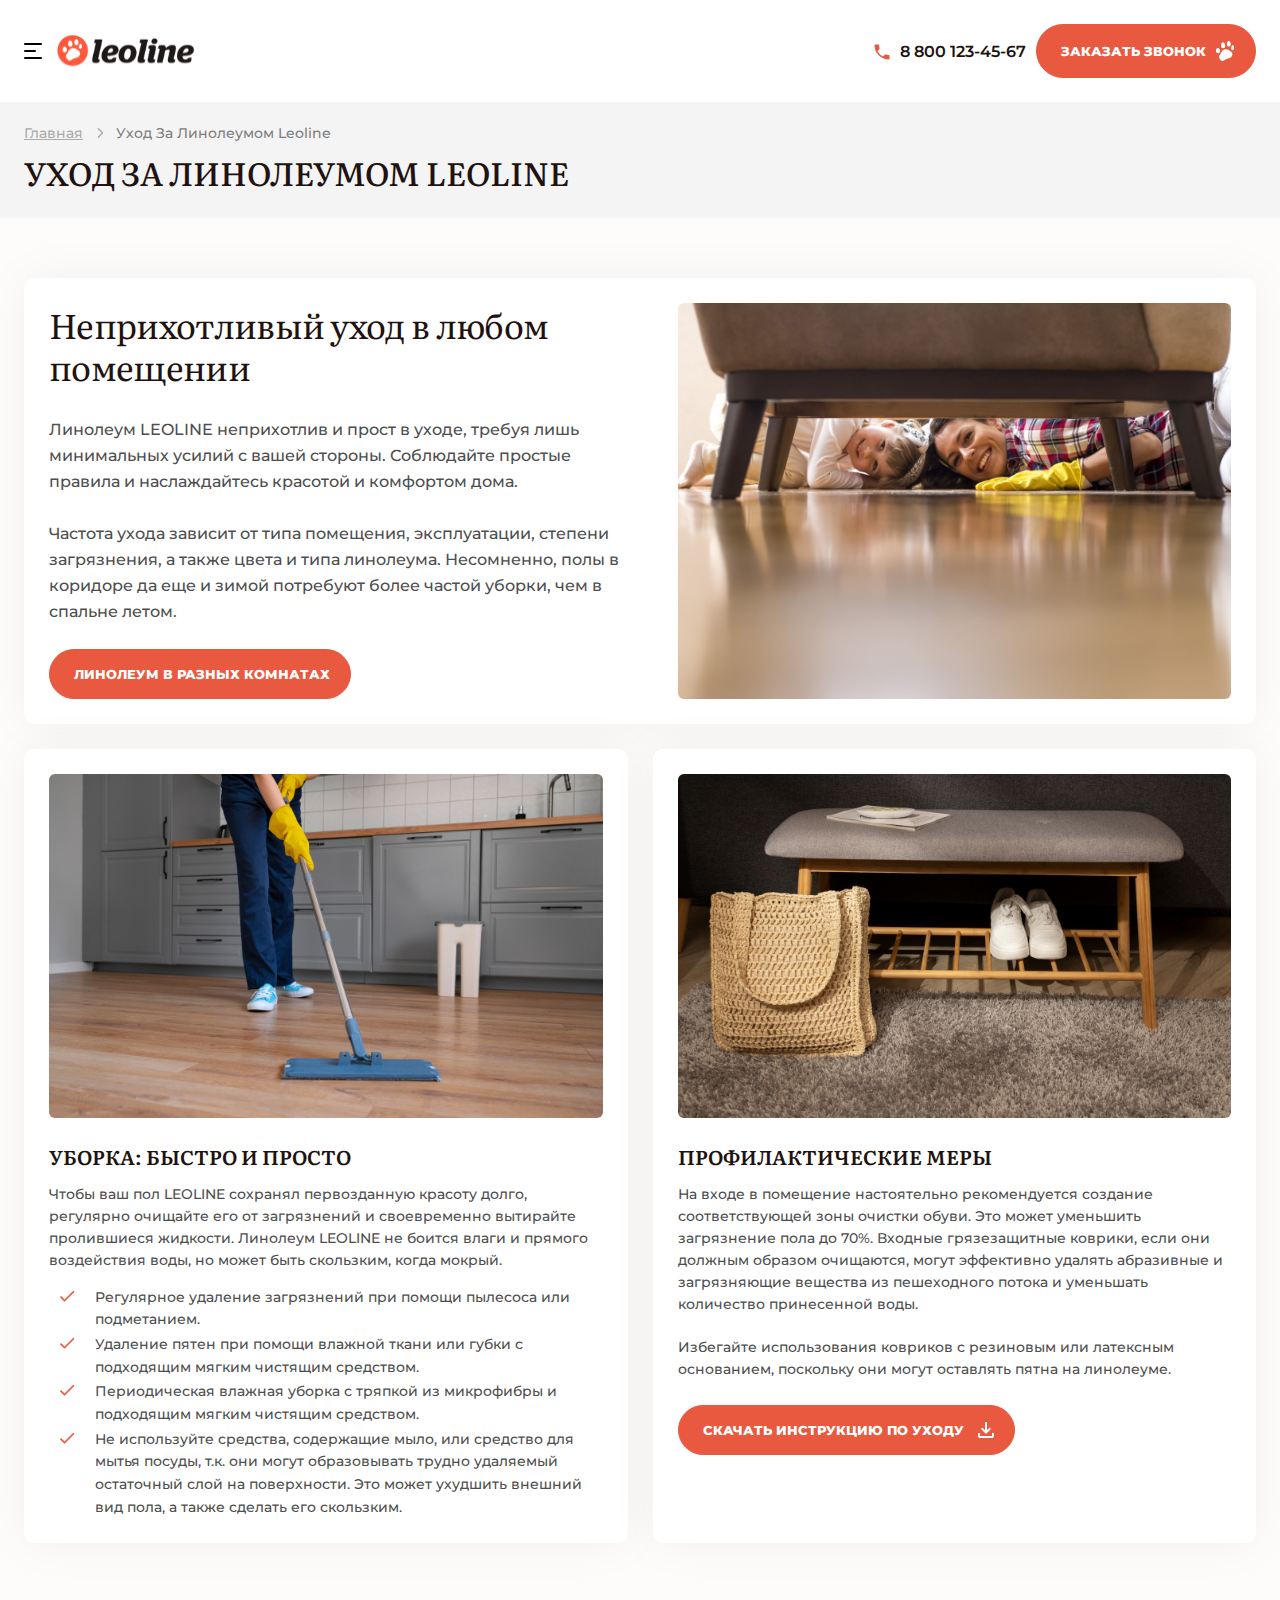
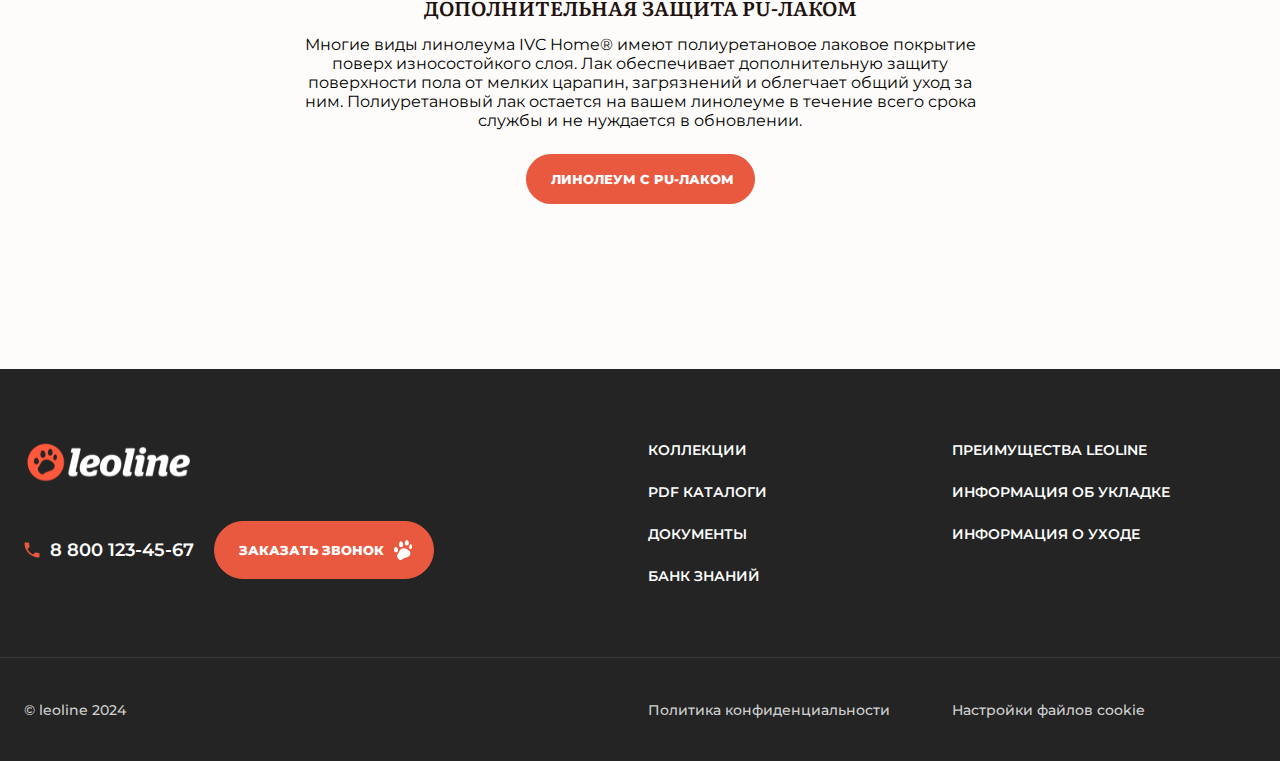
<file: pages/care.html>
<!DOCTYPE html>
<html lang="ru">
<head>
    <meta charset="UTF-8">
    <meta name="viewport" content="width=device-width, initial-scale=1.0">
    <link rel="stylesheet" href="../assets/libs/fancybox.css">
    <link rel="stylesheet" href="../css/main.css">
    <title>Банк знаний</title>
</head>
<body>
    <header class="header">
        <div class="container">
            <div class="header__wrapper">
                <button class="btn-menu">
                    <span></span>
                    <span></span>
                    <span></span>
                </button>
                <a href="../index.html" class="logo">
                    <img src="../assets/img/icons/logo.svg" alt="">
                </a>
                <nav class="menu">
                    <ul class="menu-nav">
                        <li class="menu-nav__item">
                            <a href="collection.html" class="menu-nav__link">коллекции</a>
                        </li>
                        <li class="menu-nav__item">
                            <a href="information.html" class="menu-nav__link">информация</a>
                        </li>
                        <li class="menu-nav__item">
                            <a href="pdf.html" class="menu-nav__link">PDF каталоги</a>
                        </li>
                        <li class="menu-nav__item">
                            <a href="advantages.html" class="menu-nav__link">Преимущества LEOLINE</a>
                        </li>
                    </ul>
                </nav> 
                <div class="header__contacts header__contacts--desktop">
                    <a href="tel:88001234567" class="header__phone">8 800 123-45-67</a>
                    <button class="btn header__btn">
                        <span>заказать звонок</span>
                        <svg width="19" height="20" viewBox="0 0 19 20" fill="none" xmlns="http://www.w3.org/2000/svg">
                            <g clip-path="url(#clip0_63_586)">
                                <path d="M14.5792 10.3487C14.7772 10.5244 14.97 10.7042 15.1614 10.8871C15.2135 10.9342 15.2657 10.9813 15.3195 11.0298C15.8442 11.519 16.3243 12.2008 16.3981 12.9284C16.4111 14.1511 16.0806 15.1806 15.247 16.0988C14.3473 16.934 13.1743 17.2741 12.0263 17.621C10.7065 18.0214 9.40392 18.4419 8.30147 19.2994C7.7723 19.7048 7.24882 20.0617 6.54744 20.0274C5.50496 19.8654 4.67617 19.2197 4.04366 18.4028C3.59701 17.7361 3.13098 16.9432 3.06458 16.129C3.05813 16.0521 3.05169 15.9752 3.04505 15.8959C3.00568 14.9743 3.34999 14.4752 3.89517 13.7671C4.33096 13.182 4.65827 12.5393 4.9901 11.8912C5.74284 10.4381 6.73203 9.15521 8.31659 8.59375C10.6306 7.92561 12.795 8.85772 14.5792 10.3487Z" />
                                <path d="M7.45976 1.41632C8.24915 1.73014 8.55081 2.28126 8.91295 3.01631C9.28543 3.92148 9.37999 5.01429 9.03234 5.94253C8.79001 6.43889 8.45051 6.78537 7.95497 7.02904C7.38941 7.20891 6.68096 7.16579 6.12911 6.94871C5.6265 6.65617 5.35332 6.20058 5.20075 5.65208C4.92115 4.45763 5.12816 3.09204 5.72589 2.01612C6.23547 1.31723 6.62479 1.14757 7.45976 1.41632Z" />
                                <path d="M13.5081 0.196583C14.2137 0.704122 14.5557 1.49622 14.725 2.33148C14.8333 3.14736 14.8556 4.01176 14.382 4.71555C13.9893 5.19657 13.5792 5.49417 12.9606 5.59445C12.3569 5.62868 11.9153 5.3875 11.4718 4.99497C10.9473 4.42602 10.8391 3.74035 10.849 2.98876C10.8966 1.90152 11.3409 1.01458 12.1245 0.272188C12.5715 -0.0989041 13.0242 -0.0965095 13.5081 0.196583Z" />
                                <path d="M2.74199 7.25806C3.45012 7.69643 3.82097 8.57923 4.01215 9.35988C4.08641 10.2324 4.02046 10.9825 3.4678 11.6935C3.07525 12.1085 2.53143 12.2233 1.9809 12.2933C1.30681 12.2106 0.798837 12.0078 0.357918 11.4831C0.0547677 10.979 -0.0410672 10.5132 -0.0301867 9.92943C-0.0293681 9.86565 -0.0285494 9.80188 -0.0277059 9.73617C-0.00269603 8.79238 0.322115 7.98209 0.982918 7.29334C1.51031 6.83627 2.16183 6.96986 2.74199 7.25806Z" />
                                <path d="M16.9356 4.35484C17.4583 4.56575 17.7326 4.90274 17.984 5.40322C18.2779 6.23684 18.284 7.30193 17.9307 8.11775C17.6902 8.53773 17.3972 8.93241 16.9356 9.1129C16.5217 9.17976 16.1481 9.15856 15.7763 8.95665C15.419 8.69409 15.2537 8.41624 15.1614 7.98387C15.0621 6.83187 15.1877 5.65835 15.9326 4.72782C16.2628 4.37214 16.4561 4.30689 16.9356 4.35484Z" />
                            </g>
                            <defs>
                                <clipPath id="clip0_63_586">
                                <rect width="18.1452" height="20" />
                                </clipPath>
                            </defs>
                        </svg>
                    </button>
                </div>
                <div class="header__contacts header__contacts--mobile">
                    <button class="header__icon">
                        <img src="../assets/img/icons/white-search.svg" alt="">
                    </button>
                    <button class="header__icon">
                        <img src="../assets/img/icons/white-phone.svg" alt="">
                    </button>
                </div>

                <div class="mobile-menu">
                    <div class="mobile-menu__wrapper">
                        <button class="close-menu">
                            <img src="../assets/img/icons/close-menu.svg" alt="">
                        </button>
                        <ul class="menu-nav">
                            <li class="menu-nav__item">
                                <a href="collection.html" class="menu-nav__link menu-nav__link--active">коллекции</a>
                            </li>
                            <li class="menu-nav__item">
                                <a href="information.html" class="menu-nav__link">информация</a>
                            </li>
                            <li class="menu-nav__item">
                                <a href="pdf.html" class="menu-nav__link">PDF каталоги</a>
                            </li>
                            <li class="menu-nav__item">
                                <a href="laying.html" class="menu-nav__link">мнформация об укладке</a>
                            </li>
                            <li class="menu-nav__item">
                                <a href="care.html" class="menu-nav__link">информация об уходе</a>
                            </li>
                        </ul>
                    </div>
                </div>
                <div class="overlay"></div>
            </div>
        </div>
    </header>

    <main>
        <div class="breadcrumb">
            <div class="container">
                <div class="breadcrumb__wrapper">
                    <ul class="breadcrumb__list">
                        <li class="breadcrumb__item">
                            <a href="../index.html" class="breadcrumb__link">Главная</a>
                        </li>
                        <li class="breadcrumb__item">
                            <span class="breadcrumb__link breadcrumb__link--active">Уход за линолеумом Leoline</span>
                        </li>
                    </ul>
                    <p class="breadcrumb__title">Уход за линолеумом Leoline</p>
                </div>
            </div>
        </div>
        
        <section class="section section--top">
            <div class="container">
                <div class="sample">
                    <div class="sample__wrapper">
                        <div class="sample__item sample__item--full">
                            <div class="sample__inner">
                                <p class="sample__title">Неприхотливый уход в любом помещении</p>
                                <p class="sample__text">Линолеум LEOLINE неприхотлив и прост в уходе, требуя лишь минимальных усилий с вашей стороны. Соблюдайте простые правила и наслаждайтесь красотой и комфортом дома.<br><br>
                                    Частота ухода зависит от типа помещения, эксплуатации, степени загрязнения, а также цвета и типа линолеума. Несомненно, полы в коридоре да еще и зимой потребуют более частой уборки, чем в спальне летом.</p>
                                <a href="" class="btn sample__btn">линолеум в разных комнатах</a>
                            </div>
                            <div class="sample__inner">
                                <img src="../assets/img/photo/care-1.png" class="sample__img" alt="">
                            </div>
                        </div>    
                        <div class="sample__item">
                            <div class="sample__inner">
                                <img src="../assets/img/photo/care-2.png" class="sample__img" alt="">
                            </div>
                            <div class="sample__description">
                                <p class="sample__subtitle">Уборка: быстро и просто</p>
                                <p class="sample__desc">Чтобы ваш пол LEOLINE сохранял первозданную красоту долго, регулярно очищайте его от загрязнений и своевременно вытирайте пролившиеся жидкости. Линолеум LEOLINE не боится влаги и прямого воздействия воды, но может быть скользким, когда мокрый.</p>
                                <div class="sample__recommend">
                                    <ul class="recommend-list recommend-list--check">
                                        <li class="recommend-list__item">Регулярное удаление загрязнений при помощи пылесоса или подметанием.</li>
                                        <li class="recommend-list__item">Удаление пятен при помощи влажной ткани или губки с подходящим мягким чистящим средством.</li>
                                        <li class="recommend-list__item">Периодическая влажная уборка с тряпкой из микрофибры и подходящим мягким чистящим средством.</li>
                                        <li class="recommend-list__item">Не используйте средства, содержащие мыло, или средство для мытья посуды, т.к. они могут образовывать трудно удаляемый остаточный слой на поверхности. Это может ухудшить внешний вид пола, а также сделать его скользким.</li>
                                    </ul>
                                </div>
                            </div>
                        </div>    
                        <div class="sample__item">
                            <div class="sample__inner">
                                <img src="../assets/img/photo/care-3.png" class="sample__img" alt="">
                            </div>
                            <div class="sample__description">
                                <p class="sample__subtitle">Профилактические меры</p>
                                <p class="sample__desc">На входе в помещение настоятельно рекомендуется создание соответствующей зоны очистки обуви. Это может уменьшить загрязнение пола до 70%. Входные грязезащитные коврики, если они должным образом очищаются, могут эффективно удалять абразивные и загрязняющие вещества из пешеходного потока и уменьшать количество принесенной воды.<br><br>
                                    Избегайте использования ковриков с резиновым или латексным основанием, поскольку они могут оставлять пятна на линолеуме.</p>
                                <a href="" class="btn sample__btn">
                                    <span>скачать инструкцию по уходу</span>
                                    <svg width="16" height="16" viewBox="0 0 16 16" fill="none" xmlns="http://www.w3.org/2000/svg">
                                        <path d="M8 12L3 7L4.4 5.55L7 8.15V0H9V8.15L11.6 5.55L13 7L8 12ZM2 16C1.45 16 0.979333 15.8043 0.588 15.413C0.196666 15.0217 0.000666667 14.5507 0 14V11H2V14H14V11H16V14C16 14.55 15.8043 15.021 15.413 15.413C15.0217 15.805 14.5507 16.0007 14 16H2Z" />
                                    </svg>
                                </a>
                            </div>
                        </div>    
                        <div class="sample__item sample__item--full sample__item--transparent">
                            <p class="sample__subtitle">Дополнительная защита PU-лаком</p>
                            <div class="sample__description">Многие виды линолеума IVC Home® имеют полиуретановое лаковое покрытие поверх износостойкого слоя. Лак обеспечивает дополнительную защиту поверхности пола от мелких царапин, загрязнений и облегчает общий уход за ним. Полиуретановый лак остается на вашем линолеуме в течение всего срока службы и не нуждается в обновлении.</div>
                            <a href="" class="btn sample__btn">линолеум с PU-лаком</a>
                        </div>     
                    </div>
                </div>
            </div>
        </section>
    </main>

    <footer class="footer">
        <div class="footer__top">
            <div class="container">
                <div class="footer__row">
                    <div class="footer__left">
                        <a href="../index.html" class="footer__logo">
                            <img src="../assets/img/icons/footer-logo.svg" alt="">
                        </a>
                        <div class="footer__contacts">
                            <a href="tel:88001234567" class="footer__phone">8 800 123-45-67</a>
                            <button class="btn footer__btn">
                                <span>заказать звонок</span>
                                <svg width="19" height="20" viewBox="0 0 19 20" fill="none" xmlns="http://www.w3.org/2000/svg">
                                    <g clip-path="url(#clip0_63_586)">
                                      <path d="M14.5792 10.3487C14.7772 10.5244 14.97 10.7042 15.1614 10.8871C15.2135 10.9342 15.2657 10.9813 15.3195 11.0298C15.8442 11.519 16.3243 12.2008 16.3981 12.9284C16.4111 14.1511 16.0806 15.1806 15.247 16.0988C14.3473 16.934 13.1743 17.2741 12.0263 17.621C10.7065 18.0214 9.40392 18.4419 8.30147 19.2994C7.7723 19.7048 7.24882 20.0617 6.54744 20.0274C5.50496 19.8654 4.67617 19.2197 4.04366 18.4028C3.59701 17.7361 3.13098 16.9432 3.06458 16.129C3.05813 16.0521 3.05169 15.9752 3.04505 15.8959C3.00568 14.9743 3.34999 14.4752 3.89517 13.7671C4.33096 13.182 4.65827 12.5393 4.9901 11.8912C5.74284 10.4381 6.73203 9.15521 8.31659 8.59375C10.6306 7.92561 12.795 8.85772 14.5792 10.3487Z" />
                                      <path d="M7.45976 1.41632C8.24915 1.73014 8.55081 2.28126 8.91295 3.01631C9.28543 3.92148 9.37999 5.01429 9.03234 5.94253C8.79001 6.43889 8.45051 6.78537 7.95497 7.02904C7.38941 7.20891 6.68096 7.16579 6.12911 6.94871C5.6265 6.65617 5.35332 6.20058 5.20075 5.65208C4.92115 4.45763 5.12816 3.09204 5.72589 2.01612C6.23547 1.31723 6.62479 1.14757 7.45976 1.41632Z" />
                                      <path d="M13.5081 0.196583C14.2137 0.704122 14.5557 1.49622 14.725 2.33148C14.8333 3.14736 14.8556 4.01176 14.382 4.71555C13.9893 5.19657 13.5792 5.49417 12.9606 5.59445C12.3569 5.62868 11.9153 5.3875 11.4718 4.99497C10.9473 4.42602 10.8391 3.74035 10.849 2.98876C10.8966 1.90152 11.3409 1.01458 12.1245 0.272188C12.5715 -0.0989041 13.0242 -0.0965095 13.5081 0.196583Z" />
                                      <path d="M2.74199 7.25806C3.45012 7.69643 3.82097 8.57923 4.01215 9.35988C4.08641 10.2324 4.02046 10.9825 3.4678 11.6935C3.07525 12.1085 2.53143 12.2233 1.9809 12.2933C1.30681 12.2106 0.798837 12.0078 0.357918 11.4831C0.0547677 10.979 -0.0410672 10.5132 -0.0301867 9.92943C-0.0293681 9.86565 -0.0285494 9.80188 -0.0277059 9.73617C-0.00269603 8.79238 0.322115 7.98209 0.982918 7.29334C1.51031 6.83627 2.16183 6.96986 2.74199 7.25806Z" />
                                      <path d="M16.9356 4.35484C17.4583 4.56575 17.7326 4.90274 17.984 5.40322C18.2779 6.23684 18.284 7.30193 17.9307 8.11775C17.6902 8.53773 17.3972 8.93241 16.9356 9.1129C16.5217 9.17976 16.1481 9.15856 15.7763 8.95665C15.419 8.69409 15.2537 8.41624 15.1614 7.98387C15.0621 6.83187 15.1877 5.65835 15.9326 4.72782C16.2628 4.37214 16.4561 4.30689 16.9356 4.35484Z" />
                                    </g>
                                    <defs>
                                      <clipPath id="clip0_63_586">
                                        <rect width="18.1452" height="20" />
                                      </clipPath>
                                    </defs>
                                </svg>
                            </button>
                        </div>
                    </div>
                    <div class="footer__right">
                        <div class="footer__column">
                            <ul class="footer-menu">
                                <li class="footer-menu__list">
                                    <a href="collection.html" class="footer-menu__link">коллекции</a>
                                </li>
                                <li class="footer-menu__list">
                                    <a href="pdf.html" class="footer-menu__link">PDF каталоги</a>
                                </li>
                                <li class="footer-menu__list">
                                    <a href="information.html" class="footer-menu__link">документы</a>
                                </li>
                                <li class="footer-menu__list">
                                    <a href="#" class="footer-menu__link">банк знаний</a>
                                </li>
                            </ul>
                        </div>
                        <div class="footer__column">
                            <ul class="footer-menu">
                                <li class="footer-menu__list">
                                    <a href="advantages.html" class="footer-menu__link">преимущества leoline</a>
                                </li>
                                <li class="footer-menu__list">
                                    <a href="laying.html" class="footer-menu__link">Информация об укладке</a>
                                </li>
                                <li class="footer-menu__list">
                                    <a href="care.html" class="footer-menu__link">Информация о уходе</a>
                                </li>
                            </ul>
                        </div>
                    </div>
                </div>
            </div>
        </div>
        <div class="footer__bottom">
            <div class="container">
                <div class="footer__row">
                    <p class="copyright">© leoline 2024</p>
                    <div class="footer__right">
                        <div class="footer__column">
                            <a href="" class="footer__link">Политика конфиденциальности</a>
                        </div>
                        <div class="footer__column">
                            <a href="" class="footer__link">Настройки файлов cookie</a>
                        </div>
                    </div>
                </div>
            </div>
        </div>
    </footer>
    
    <script src="../assets/libs/jquery.min.js"></script>
    <script src="../assets/libs/fancybox.umd.js"></script>
    <script src="../assets/js/script.js"></script>
</body>
</html>
</file>
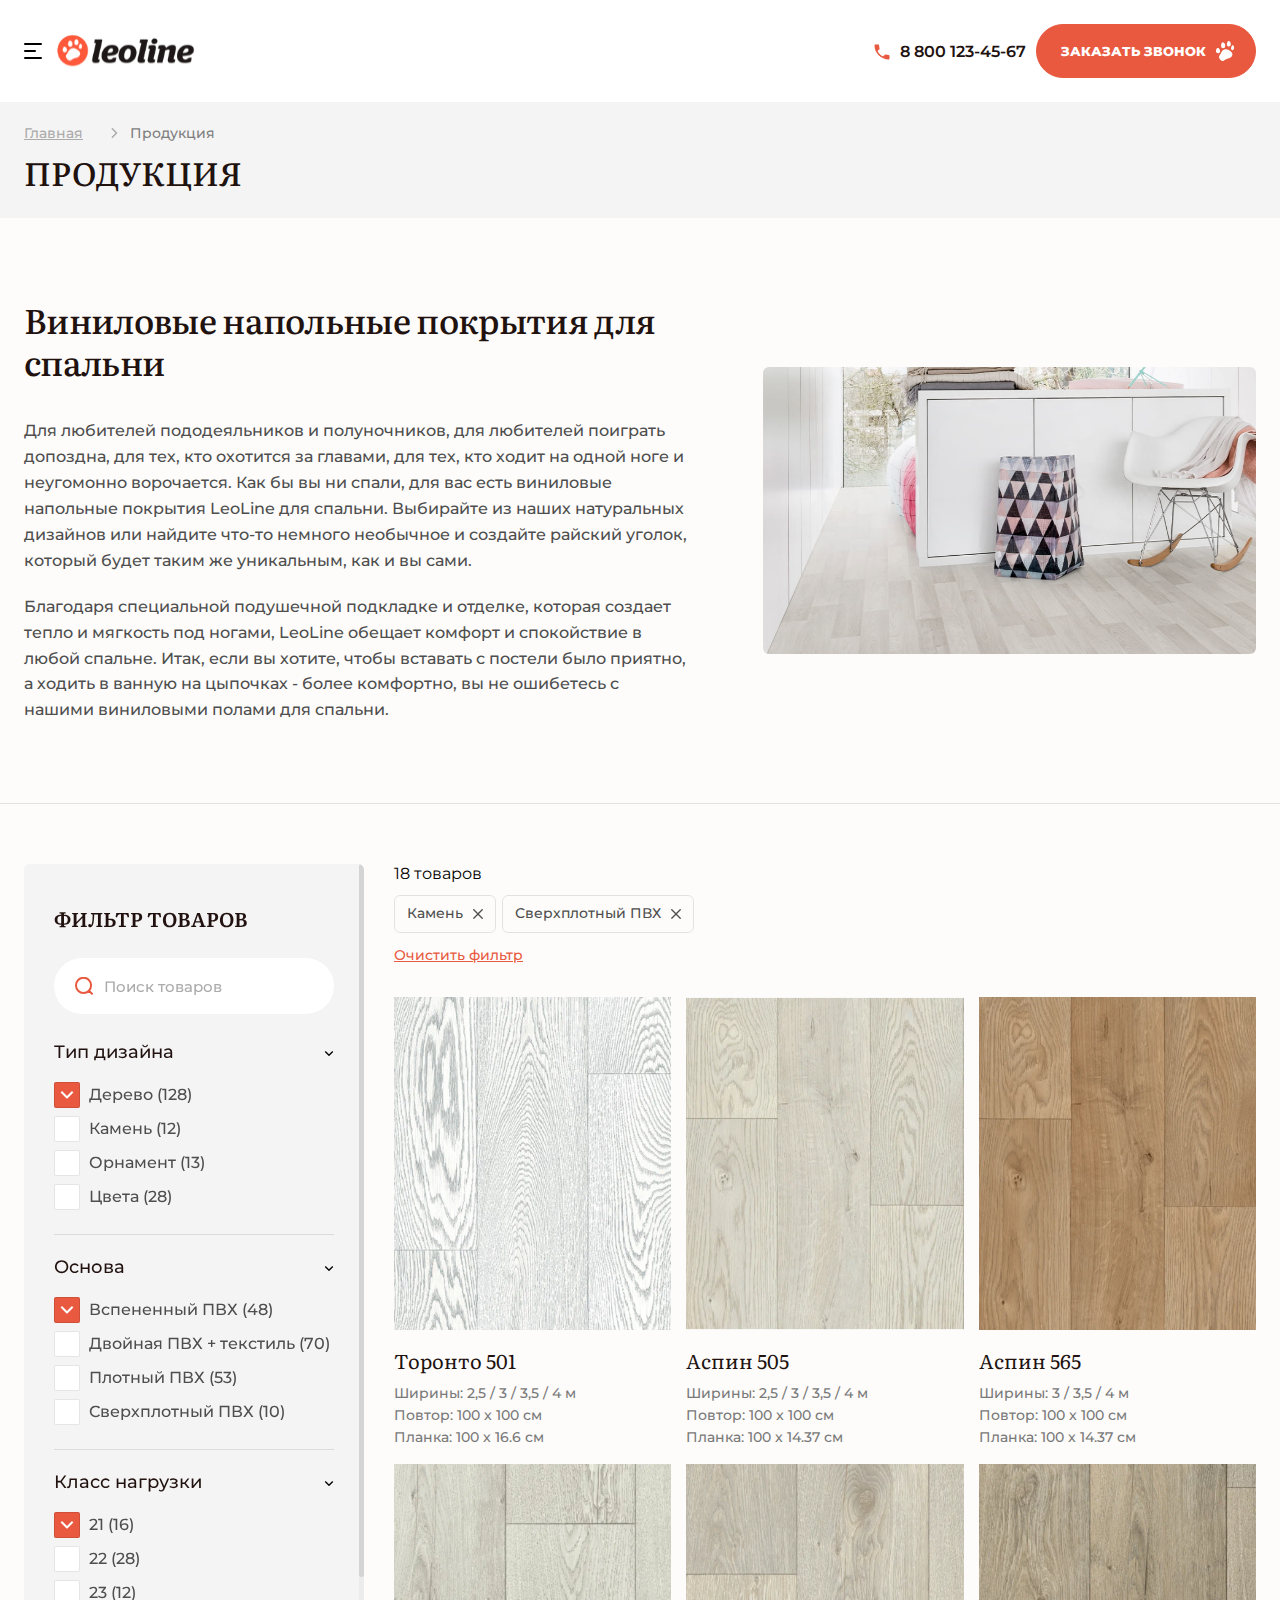
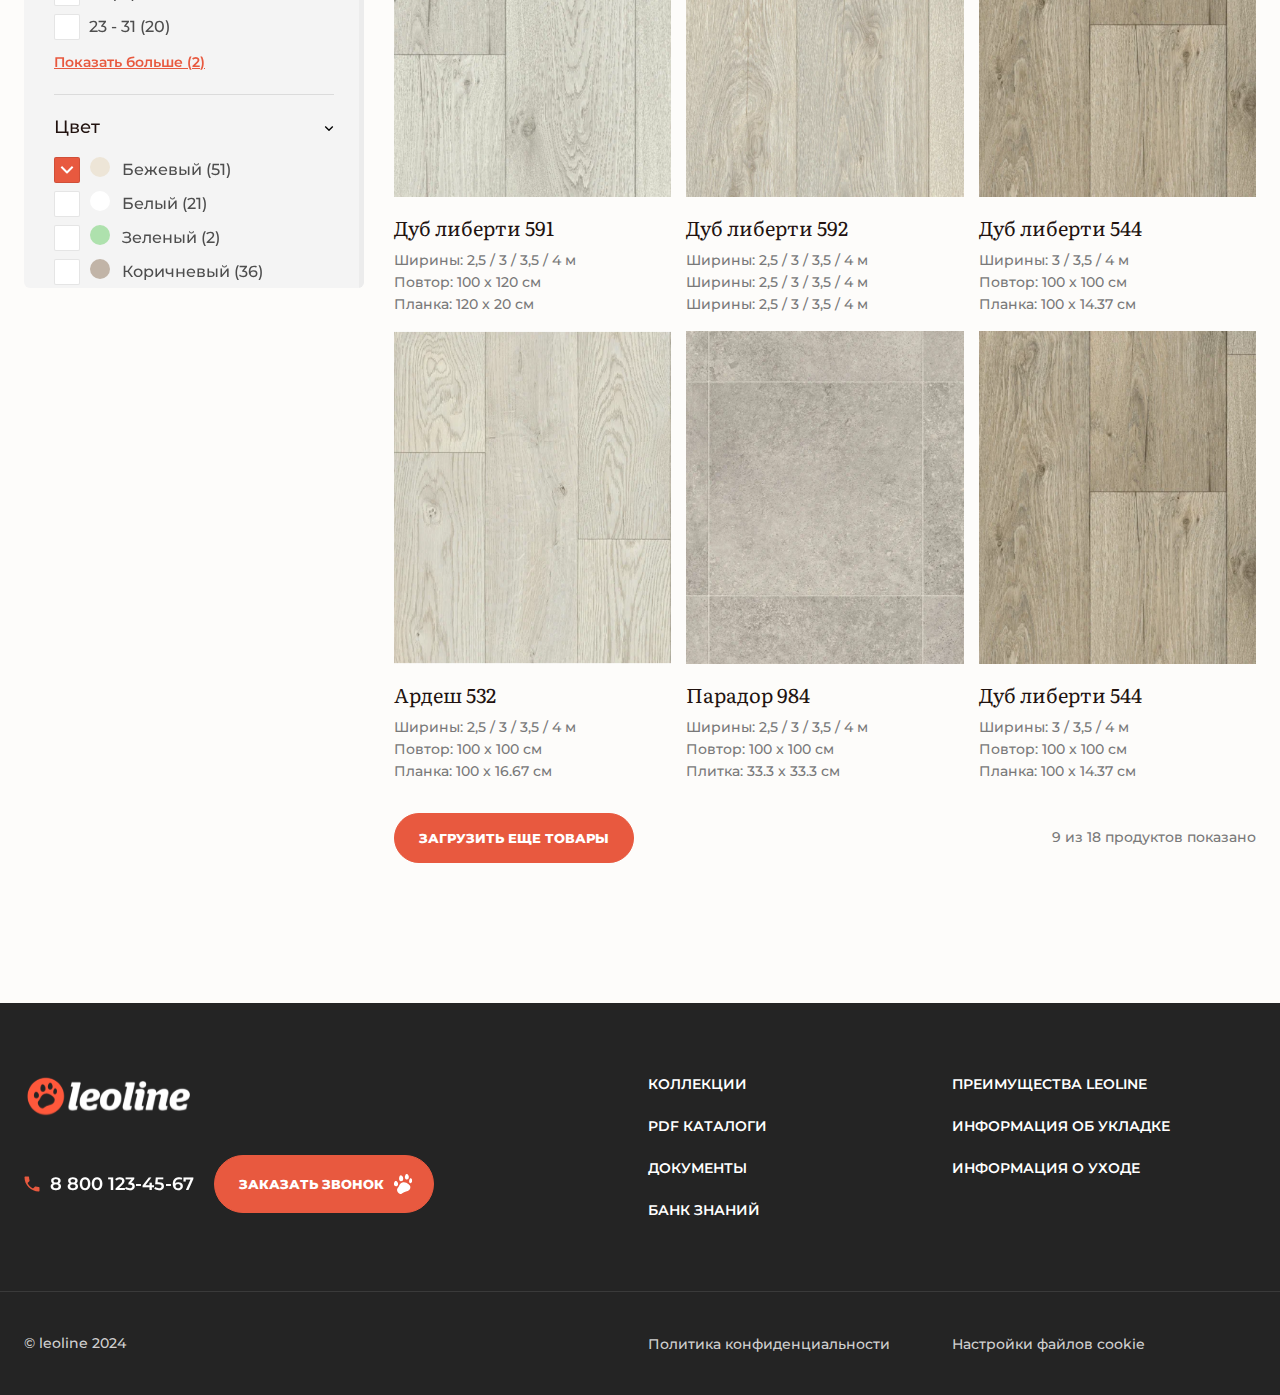
<file: pages/catalog.html>
<!DOCTYPE html>
<html lang="ru">

<head>
    <meta charset="UTF-8">
    <meta name="viewport" content="width=device-width, initial-scale=1.0">
    <link rel="stylesheet" href="../assets/libs/fancybox.css">
    <link rel="stylesheet" href="../css/main.css">
    <title>Продукция</title>
</head>

<body>
    <header class="header">
        <div class="container">
            <div class="header__wrapper">
                <button class="btn-menu">
                    <span></span>
                    <span></span>
                    <span></span>
                </button>
                <a href="../index.html" class="logo">
                    <img src="../assets/img/icons/logo.svg" alt="">
                </a>
                <nav class="menu">
                    <ul class="menu-nav">
                        <li class="menu-nav__item">
                            <a href="collection.html" class="menu-nav__link">коллекции</a>
                        </li>
                        <li class="menu-nav__item">
                            <a href="information.html" class="menu-nav__link">информация</a>
                        </li>
                        <li class="menu-nav__item">
                            <a href="pdf.html" class="menu-nav__link">PDF каталоги</a>
                        </li>
                        <li class="menu-nav__item">
                            <a href="advantages.html" class="menu-nav__link">Преимущества LEOLINE</a>
                        </li>
                    </ul>
                </nav>
                <div class="header__contacts header__contacts--desktop">
                    <a href="tel:88001234567" class="header__phone">8 800 123-45-67</a>
                    <button class="btn header__btn feedback">
                        <span>заказать звонок</span>
                        <svg width="19" height="20" viewBox="0 0 19 20" fill="none" xmlns="http://www.w3.org/2000/svg">
                            <g clip-path="url(#clip0_63_586)">
                                <path d="M14.5792 10.3487C14.7772 10.5244 14.97 10.7042 15.1614 10.8871C15.2135 10.9342 15.2657 10.9813 15.3195 11.0298C15.8442 11.519 16.3243 12.2008 16.3981 12.9284C16.4111 14.1511 16.0806 15.1806 15.247 16.0988C14.3473 16.934 13.1743 17.2741 12.0263 17.621C10.7065 18.0214 9.40392 18.4419 8.30147 19.2994C7.7723 19.7048 7.24882 20.0617 6.54744 20.0274C5.50496 19.8654 4.67617 19.2197 4.04366 18.4028C3.59701 17.7361 3.13098 16.9432 3.06458 16.129C3.05813 16.0521 3.05169 15.9752 3.04505 15.8959C3.00568 14.9743 3.34999 14.4752 3.89517 13.7671C4.33096 13.182 4.65827 12.5393 4.9901 11.8912C5.74284 10.4381 6.73203 9.15521 8.31659 8.59375C10.6306 7.92561 12.795 8.85772 14.5792 10.3487Z" />
                                <path d="M7.45976 1.41632C8.24915 1.73014 8.55081 2.28126 8.91295 3.01631C9.28543 3.92148 9.37999 5.01429 9.03234 5.94253C8.79001 6.43889 8.45051 6.78537 7.95497 7.02904C7.38941 7.20891 6.68096 7.16579 6.12911 6.94871C5.6265 6.65617 5.35332 6.20058 5.20075 5.65208C4.92115 4.45763 5.12816 3.09204 5.72589 2.01612C6.23547 1.31723 6.62479 1.14757 7.45976 1.41632Z" />
                                <path d="M13.5081 0.196583C14.2137 0.704122 14.5557 1.49622 14.725 2.33148C14.8333 3.14736 14.8556 4.01176 14.382 4.71555C13.9893 5.19657 13.5792 5.49417 12.9606 5.59445C12.3569 5.62868 11.9153 5.3875 11.4718 4.99497C10.9473 4.42602 10.8391 3.74035 10.849 2.98876C10.8966 1.90152 11.3409 1.01458 12.1245 0.272188C12.5715 -0.0989041 13.0242 -0.0965095 13.5081 0.196583Z" />
                                <path d="M2.74199 7.25806C3.45012 7.69643 3.82097 8.57923 4.01215 9.35988C4.08641 10.2324 4.02046 10.9825 3.4678 11.6935C3.07525 12.1085 2.53143 12.2233 1.9809 12.2933C1.30681 12.2106 0.798837 12.0078 0.357918 11.4831C0.0547677 10.979 -0.0410672 10.5132 -0.0301867 9.92943C-0.0293681 9.86565 -0.0285494 9.80188 -0.0277059 9.73617C-0.00269603 8.79238 0.322115 7.98209 0.982918 7.29334C1.51031 6.83627 2.16183 6.96986 2.74199 7.25806Z" />
                                <path d="M16.9356 4.35484C17.4583 4.56575 17.7326 4.90274 17.984 5.40322C18.2779 6.23684 18.284 7.30193 17.9307 8.11775C17.6902 8.53773 17.3972 8.93241 16.9356 9.1129C16.5217 9.17976 16.1481 9.15856 15.7763 8.95665C15.419 8.69409 15.2537 8.41624 15.1614 7.98387C15.0621 6.83187 15.1877 5.65835 15.9326 4.72782C16.2628 4.37214 16.4561 4.30689 16.9356 4.35484Z" />
                            </g>
                            <defs>
                                <clipPath id="clip0_63_586">
                                <rect width="18.1452" height="20" />
                                </clipPath>
                            </defs>
                        </svg>
                    </button>
                </div>
                <div class="header__contacts header__contacts--mobile">
                    <button class="header__icon">
                        <img src="../assets/img/icons/white-search.svg" alt="">
                    </button>
                    <button class="header__icon">
                        <img src="../assets/img/icons/white-phone.svg" alt="">
                    </button>
                </div>

                <div class="mobile-menu">
                    <div class="mobile-menu__wrapper">
                        <button class="close-menu">
                            <img src="../assets/img/icons/close-menu.svg" alt="">
                        </button>
                        <ul class="menu-nav">
                            <li class="menu-nav__item">
                                <a href="collection.html" class="menu-nav__link menu-nav__link--active">коллекции</a>
                            </li>
                            <li class="menu-nav__item">
                                <a href="information.html" class="menu-nav__link">информация</a>
                            </li>
                            <li class="menu-nav__item">
                                <a href="pdf.html" class="menu-nav__link">PDF каталоги</a>
                            </li>
                            <li class="menu-nav__item">
                                <a href="laying.html" class="menu-nav__link">мнформация об укладке</a>
                            </li>
                            <li class="menu-nav__item">
                                <a href="care.html" class="menu-nav__link">информация об уходе</a>
                            </li>
                        </ul>
                    </div>
                </div>
                <div class="overlay"></div>
            </div>
        </div>
    </header>

    <main>
        <div class="breadcrumb">
            <div class="container">
                <div class="breadcrumb__wrapper">
                    <ul class="breadcrumb__list">
                        <li class="breadcrumb__item">
                            <a href="../index.html" class="breadcrumb__link">Главная</a>
                        </li>
                        <li class="breadcrumb__item"></li>
                            <a href="#" class="breadcrumb__link breadcrumb__link--active">Продукция</a>
                        </li>
                    </ul>
                    <p class="breadcrumb__title">Продукция</p>
                </div>
            </div>
        </div>

        <section class="section">
            <div class="catalog-header">
                <div class="container">
                    <div class="catalog-header__wrapper">
                        <div class="catalog-header__left">
                            <p class="catalog-header__title">Виниловые напольные покрытия для спальни</p>
                            <div class="catalog-header__description">
                                <p class="catalog-header__text">Для любителей пододеяльников и полуночников, для любителей поиграть допоздна, для тех, кто охотится за главами, для тех, кто ходит на одной ноге и неугомонно ворочается. Как бы вы ни спали, для вас есть виниловые напольные покрытия LeoLine для спальни. Выбирайте из наших натуральных дизайнов или найдите что-то немного необычное и создайте райский уголок, который будет таким же уникальным, как и вы сами.</p>
                                <p class="catalog-header__text">Благодаря специальной подушечной подкладке и отделке, которая создает тепло и мягкость под ногами, LeoLine обещает комфорт и спокойствие в любой спальне. Итак, если вы хотите, чтобы вставать с постели было приятно, а ходить в ванную на цыпочках - более комфортно, вы не ошибетесь с нашими виниловыми полами для спальни.</p>
                            </div>
                        </div>
                        <div class="catalog-header__right">
                            <img src="../assets/img/photo/catalog-head.png" class="catalog-header__img" alt="">
                        </div>
                    </div>
                </div>
            </div>
        </section>
    
        <section class="section section--top">
            <div class="container">
                <div class="catalog">
                    <div class="catalog__side">
                        <div class="filter slimScroll">
                            <div class="filter__top">
                                <div class="filter__header">
                                    <p class="filter__title">Фильтр товаров</p>
                                    <button class="filter__close">
                                        <img src="../assets/img/icons/close-filter.svg" alt="">
                                    </button>
                                </div>
                                <div class="filter-search">
                                    <button class="filter-search__submit">
                                        <img src="../assets/img/icons/search.svg" class="filter-search__icon" alt="">
                                    </button>
                                    <input type="text" class="filter-search__input" placeholder="Поиск товаров">
                                </div>
                            </div>
                            <div class="filter__wrapper">
                                <ul class="filter-category">
                                    <li class="filter-category__list open">
                                        <div class="filter-category__top">
                                            <span>Тип дизайна</span>
                                            <button class="filter-category__icon">
                                                <svg width="10" height="5" viewBox="0 0 10 5" fill="none" xmlns="http://www.w3.org/2000/svg">
                                                    <path fill-rule="evenodd" clip-rule="evenodd" d="M5.47377 0.228689L9.2451 4.00002L8.30243 4.94269L5.00243 1.64269L1.70243 4.94269L0.759766 4.00002L4.5311 0.228689C4.65612 0.103708 4.82566 0.0334974 5.00243 0.0334974C5.17921 0.0334974 5.34875 0.103708 5.47377 0.228689Z" fill="black" />
                                                </svg>
                                            </button>
                                        </div>
                                        <div class="filter-category__description">
                                            <ul class="filter-properties">
                                                <li class="filter-properties__list">
                                                    <label class="custom-checkbox custom-checkbox">
                                                        <input type="checkbox" checked>
                                                        <span>Дерево (128)</span>
                                                    </label>
                                                </li>
                                                <li class="filter-properties__list">
                                                    <label class="custom-checkbox">
                                                        <input type="checkbox">
                                                        <span>Камень (12)</span>
                                                    </label>
                                                </li>
                                                <li class="filter-properties__list">
                                                    <label class="custom-checkbox">
                                                        <input type="checkbox">
                                                        <span>Орнамент (13)</span>
                                                    </label>
                                                </li>
                                                <li class="filter-properties__list">
                                                    <label class="custom-checkbox">
                                                        <input type="checkbox">
                                                        <span>Цвета (28)</span>
                                                    </label>
                                                </li>
                                                <li>
                                                    <p class="filter-category__more">Показать больше (<span>4</span>)</p>
                                                </li>
                                            </ul>
                                        </div>
                                    </li>
                                    <li class="filter-category__list open">
                                        <div class="filter-category__top">
                                            <span>Основа</span>
                                            <button class="filter-category__icon">
                                                <svg width="10" height="5" viewBox="0 0 10 5" fill="none" xmlns="http://www.w3.org/2000/svg">
                                                    <path fill-rule="evenodd" clip-rule="evenodd" d="M5.47377 0.228689L9.2451 4.00002L8.30243 4.94269L5.00243 1.64269L1.70243 4.94269L0.759766 4.00002L4.5311 0.228689C4.65612 0.103708 4.82566 0.0334974 5.00243 0.0334974C5.17921 0.0334974 5.34875 0.103708 5.47377 0.228689Z" fill="black" />
                                                </svg>
                                            </button>
                                        </div>
                                        <div class="filter-category__description">
                                            <ul class="filter-properties">
                                                <li class="filter-properties__list">
                                                    <label class="custom-checkbox custom-checkbox">
                                                        <input type="checkbox" checked>
                                                        <span>Вспененный ПВХ (48)</span>
                                                    </label>
                                                </li>
                                                <li class="filter-properties__list">
                                                    <label class="custom-checkbox">
                                                        <input type="checkbox">
                                                        <span>Двойная ПВХ + текстиль (70)</span>
                                                    </label>
                                                </li>
                                                <li class="filter-properties__list">
                                                    <label class="custom-checkbox">
                                                        <input type="checkbox">
                                                        <span>Плотный ПВХ (53)</span>
                                                    </label>
                                                </li>
                                                <li class="filter-properties__list">
                                                    <label class="custom-checkbox">
                                                        <input type="checkbox">
                                                        <span>Сверхплотный ПВХ (10)</span>
                                                    </label>
                                                </li>
                                                <li>
                                                    <p class="filter-category__more">Показать больше (<span>4</span>)</p>
                                                </li>
                                            </ul>
                                        </div>
                                    </li>
                                    <li class="filter-category__list open">
                                        <div class="filter-category__top">
                                            <span>Класс нагрузки</span>
                                            <button class="filter-category__icon">
                                                <svg width="10" height="5" viewBox="0 0 10 5" fill="none" xmlns="http://www.w3.org/2000/svg">
                                                    <path fill-rule="evenodd" clip-rule="evenodd" d="M5.47377 0.228689L9.2451 4.00002L8.30243 4.94269L5.00243 1.64269L1.70243 4.94269L0.759766 4.00002L4.5311 0.228689C4.65612 0.103708 4.82566 0.0334974 5.00243 0.0334974C5.17921 0.0334974 5.34875 0.103708 5.47377 0.228689Z" fill="black" />
                                                </svg>
                                            </button>
                                        </div>
                                        <div class="filter-category__description">
                                            <ul class="filter-properties">
                                                <li class="filter-properties__list">
                                                    <label class="custom-checkbox custom-checkbox">
                                                        <input type="checkbox" checked>
                                                        <span>21 (16)</span>
                                                    </label>
                                                </li>
                                                <li class="filter-properties__list">
                                                    <label class="custom-checkbox">
                                                        <input type="checkbox">
                                                        <span>22 (28)</span>
                                                    </label>
                                                </li>
                                                <li class="filter-properties__list">
                                                    <label class="custom-checkbox">
                                                        <input type="checkbox">
                                                        <span>23 (12)</span>
                                                    </label>
                                                </li>
                                                <li class="filter-properties__list">
                                                    <label class="custom-checkbox">
                                                        <input type="checkbox">
                                                        <span>23 - 31 (20)</span>
                                                    </label>
                                                </li>
                                                <li class="filter-properties__list">
                                                    <label class="custom-checkbox">
                                                        <input type="checkbox">
                                                        <span>23 (12)</span>
                                                    </label>
                                                </li>
                                                <li class="filter-properties__list">
                                                    <label class="custom-checkbox">
                                                        <input type="checkbox">
                                                        <span>23 - 31 (20)</span>
                                                    </label>
                                                </li>
                                                <li>
                                                    <p class="filter-category__more">Показать больше (<span>4</span>)</p>
                                                </li>
                                            </ul>
                                        </div>
                                    </li>
                                    <li class="filter-category__list open">
                                        <div class="filter-category__top">
                                            <span>Цвет</span>
                                            <button class="filter-category__icon">
                                                <svg width="10" height="5" viewBox="0 0 10 5" fill="none" xmlns="http://www.w3.org/2000/svg">
                                                    <path fill-rule="evenodd" clip-rule="evenodd" d="M5.47377 0.228689L9.2451 4.00002L8.30243 4.94269L5.00243 1.64269L1.70243 4.94269L0.759766 4.00002L4.5311 0.228689C4.65612 0.103708 4.82566 0.0334974 5.00243 0.0334974C5.17921 0.0334974 5.34875 0.103708 5.47377 0.228689Z" fill="black" />
                                                </svg>
                                            </button>
                                        </div>
                                        <div class="filter-category__description">
                                            <ul class="filter-properties">
                                                <li class="filter-properties__list">
                                                    <label class="custom-checkbox custom-checkbox--color">
                                                        <input type="checkbox" checked>
                                                        <span>Бежевый (51)</span>
                                                        <div class="custom-checkbox-icon" style="--color: #ede5d7;"></div>
                                                    </label>
                                                </li>
                                                <li class="filter-properties__list">
                                                    <label class="custom-checkbox custom-checkbox--color">
                                                        <input type="checkbox">
                                                        <span>Белый (21)</span>
                                                        <div class="custom-checkbox-icon" style="--color: #fff;"></div>
                                                    </label>
                                                </li>
                                                <li class="filter-properties__list">
                                                    <label class="custom-checkbox custom-checkbox--color">
                                                        <input type="checkbox">
                                                        <span>Зеленый (2)</span>
                                                        <div class="custom-checkbox-icon" style="--color: #aee1ad;"></div>
                                                    </label>
                                                </li>
                                                <li class="filter-properties__list">
                                                    <label class="custom-checkbox custom-checkbox--color">
                                                        <input type="checkbox">
                                                        <span>Коричневый (36)</span>
                                                        <div class="custom-checkbox-icon" style="--color: #c1b4a7;"></div>
                                                    </label>
                                                </li>
                                                <li>
                                                    <p class="filter-category__more">Показать больше (4)</p>
                                                </li>
                                            </ul>
                                        </div>
                                    </li>
                                    <li class="filter-category__list open">
                                        <div class="filter-category__top">
                                            <span>Цвет</span>
                                            <button class="filter-category__icon">
                                                <svg width="10" height="5" viewBox="0 0 10 5" fill="none" xmlns="http://www.w3.org/2000/svg">
                                                    <path fill-rule="evenodd" clip-rule="evenodd" d="M5.47377 0.228689L9.2451 4.00002L8.30243 4.94269L5.00243 1.64269L1.70243 4.94269L0.759766 4.00002L4.5311 0.228689C4.65612 0.103708 4.82566 0.0334974 5.00243 0.0334974C5.17921 0.0334974 5.34875 0.103708 5.47377 0.228689Z" fill="black" />
                                                </svg>
                                            </button>
                                        </div>
                                        <div class="filter-category__description">
                                            <ul class="filter-properties">
                                                <li class="filter-properties__list">
                                                    <label class="custom-checkbox custom-checkbox--color">
                                                        <input type="checkbox" checked>
                                                        <span>Бежевый (51)</span>
                                                        <div class="custom-checkbox-icon" style="--color: #ede5d7;"></div>
                                                    </label>
                                                </li>
                                                <li class="filter-properties__list">
                                                    <label class="custom-checkbox custom-checkbox--color">
                                                        <input type="checkbox">
                                                        <span>Белый (21)</span>
                                                        <div class="custom-checkbox-icon" style="--color: #fff;"></div>
                                                    </label>
                                                </li>
                                                <li class="filter-properties__list">
                                                    <label class="custom-checkbox custom-checkbox--color">
                                                        <input type="checkbox">
                                                        <span>Зеленый (2)</span>
                                                        <div class="custom-checkbox-icon" style="--color: #aee1ad;"></div>
                                                    </label>
                                                </li>
                                                <li class="filter-properties__list">
                                                    <label class="custom-checkbox custom-checkbox--color">
                                                        <input type="checkbox">
                                                        <span>Коричневый (36)</span>
                                                        <div class="custom-checkbox-icon" style="--color: #c1b4a7;"></div>
                                                    </label>
                                                </li>
                                                <li>
                                                    <p class="filter-category__more">Показать больше (4)</p>
                                                </li>
                                            </ul>
                                        </div>
                                    </li>
                                </ul>
                            </div>
                            <button class="btn filter__btn">показать товары</button>
                        </div>
                    </div>
                    <div class="catalog__wrapper">
                        <div class="catalog__top">
                            <div class="catalog__header">
                                <p class="catalog__title">18 товаров</p>
                                <div class="catalog__menu">
                                    <svg width="20" height="20" viewBox="0 0 20 20" fill="none" xmlns="http://www.w3.org/2000/svg">
                                        <path d="M20 16.978C20 17.177 19.921 17.3677 19.7803 17.5084C19.6397 17.649 19.4489 17.728 19.25 17.728H14.15C13.983 18.3509 13.6151 18.9013 13.1034 19.2938C12.5918 19.6863 11.9649 19.8991 11.32 19.8991C10.6751 19.8991 10.0482 19.6863 9.53658 19.2938C9.02491 18.9013 8.65704 18.3509 8.49 17.728H0.75C0.551088 17.728 0.360322 17.649 0.21967 17.5084C0.0790175 17.3677 0 17.177 0 16.978C0 16.7791 0.0790175 16.5884 0.21967 16.4477C0.360322 16.3071 0.551088 16.228 0.75 16.228H8.49C8.65704 15.6052 9.02491 15.0548 9.53658 14.6623C10.0482 14.2697 10.6751 14.057 11.32 14.057C11.9649 14.057 12.5918 14.2697 13.1034 14.6623C13.6151 15.0548 13.983 15.6052 14.15 16.228H19.25C19.4489 16.228 19.6397 16.3071 19.7803 16.4477C19.921 16.5884 20 16.7791 20 16.978ZM20 3.76804C20 3.96695 19.921 4.15772 19.7803 4.29837C19.6397 4.43902 19.4489 4.51804 19.25 4.51804H16.8C16.633 5.14091 16.2651 5.69128 15.7534 6.08381C15.2418 6.47633 14.6149 6.68909 13.97 6.68909C13.3251 6.68909 12.6982 6.47633 12.1866 6.08381C11.6749 5.69128 11.307 5.14091 11.14 4.51804H0.75C0.651509 4.51804 0.553982 4.49864 0.462987 4.46095C0.371993 4.42326 0.289314 4.36801 0.21967 4.29837C0.150026 4.22872 0.0947813 4.14604 0.0570903 4.05505C0.0193993 3.96406 0 3.86653 0 3.76804C0 3.66955 0.0193993 3.57202 0.0570903 3.48103C0.0947813 3.39003 0.150026 3.30735 0.21967 3.23771C0.289314 3.16806 0.371993 3.11282 0.462987 3.07513C0.553982 3.03744 0.651509 3.01804 0.75 3.01804H11.14C11.307 2.39516 11.6749 1.8448 12.1866 1.45227C12.6982 1.05974 13.3251 0.846985 13.97 0.846985C14.6149 0.846985 15.2418 1.05974 15.7534 1.45227C16.2651 1.8448 16.633 2.39516 16.8 3.01804H19.25C19.3489 3.01669 19.447 3.03517 19.5386 3.07239C19.6302 3.1096 19.7134 3.1648 19.7833 3.23471C19.8532 3.30462 19.9084 3.38784 19.9457 3.47944C19.9829 3.57104 20.0013 3.66917 20 3.76804ZM20 10.368C20.0013 10.4669 19.9829 10.565 19.9457 10.6566C19.9084 10.7482 19.8532 10.8315 19.7833 10.9014C19.7134 10.9713 19.6302 11.0265 19.5386 11.0637C19.447 11.1009 19.3489 11.1194 19.25 11.118H7.55C7.38296 11.7409 7.01509 12.2913 6.50342 12.6838C5.99176 13.0763 5.36489 13.2891 4.72 13.2891C4.07511 13.2891 3.44824 13.0763 2.93658 12.6838C2.42491 12.2913 2.05704 11.7409 1.89 11.118H0.75C0.551088 11.118 0.360322 11.039 0.21967 10.8984C0.0790175 10.7577 0 10.567 0 10.368C0 10.1691 0.0790175 9.97836 0.21967 9.83771C0.360322 9.69706 0.551088 9.61804 0.75 9.61804H1.89C2.05704 8.99516 2.42491 8.44479 2.93658 8.05227C3.44824 7.65974 4.07511 7.44699 4.72 7.44699C5.36489 7.44699 5.99176 7.65974 6.50342 8.05227C7.01509 8.44479 7.38296 8.99516 7.55 9.61804H19.25C19.4489 9.61804 19.6397 9.69706 19.7803 9.83771C19.921 9.97836 20 10.1691 20 10.368Z" fill="white" />
                                    </svg>
                                </div>
                            </div>
                            <ul class="filter-apply">
                                <li class="filter-apply__item">
                                    <span class="filter-apply__name">Камень</span>
                                    <svg width="10" height="10" class="filter-apply__btn" viewBox="0 0 10 10" fill="none" xmlns="http://www.w3.org/2000/svg">
                                        <path fill-rule="evenodd" clip-rule="evenodd" d="M5.00004 5.94269L8.77138 9.71402C8.89711 9.83546 9.06551 9.90265 9.24031 9.90113C9.41511 9.89962 9.58232 9.8295 9.70592 9.7059C9.82953 9.58229 9.89964 9.41508 9.90116 9.24029C9.90268 9.06549 9.83548 8.89709 9.71404 8.77135L5.94271 5.00002L9.71404 1.22868C9.83548 1.10295 9.90268 0.934549 9.90116 0.759751C9.89964 0.584953 9.82953 0.417745 9.70592 0.294139C9.58232 0.170534 9.41511 0.100421 9.24031 0.0989022C9.06551 0.0973832 8.89711 0.164579 8.77138 0.286018L5.00004 4.05735L1.22871 0.286018C1.10241 0.167581 0.934987 0.102928 0.761865 0.10574C0.588743 0.108551 0.423506 0.178606 0.301118 0.301081C0.17873 0.423556 0.108791 0.588842 0.106103 0.761966C0.103414 0.93509 0.168185 1.10247 0.286711 1.22868L4.05738 5.00002L0.286045 8.77135C0.222371 8.83285 0.171583 8.90641 0.136644 8.98775C0.101705 9.06909 0.0833139 9.15657 0.0825447 9.24508C0.0817755 9.3336 0.0986432 9.42139 0.132164 9.50332C0.165684 9.58525 0.215186 9.65969 0.277782 9.72228C0.340377 9.78488 0.414811 9.83438 0.496742 9.8679C0.578673 9.90142 0.666459 9.91829 0.754979 9.91752C0.843498 9.91675 0.930979 9.89836 1.01231 9.86342C1.09365 9.82848 1.16721 9.77769 1.22871 9.71402L5.00004 5.94269Z" />
                                    </svg>
                                </li>
                                <li class="filter-apply__item">
                                    <span class="filter-apply__name">Сверхплотный ПВХ</span>
                                    <svg width="10" height="10" class="filter-apply__btn" viewBox="0 0 10 10" fill="none" xmlns="http://www.w3.org/2000/svg">
                                        <path fill-rule="evenodd" clip-rule="evenodd" d="M5.00004 5.94269L8.77138 9.71402C8.89711 9.83546 9.06551 9.90265 9.24031 9.90113C9.41511 9.89962 9.58232 9.8295 9.70592 9.7059C9.82953 9.58229 9.89964 9.41508 9.90116 9.24029C9.90268 9.06549 9.83548 8.89709 9.71404 8.77135L5.94271 5.00002L9.71404 1.22868C9.83548 1.10295 9.90268 0.934549 9.90116 0.759751C9.89964 0.584953 9.82953 0.417745 9.70592 0.294139C9.58232 0.170534 9.41511 0.100421 9.24031 0.0989022C9.06551 0.0973832 8.89711 0.164579 8.77138 0.286018L5.00004 4.05735L1.22871 0.286018C1.10241 0.167581 0.934987 0.102928 0.761865 0.10574C0.588743 0.108551 0.423506 0.178606 0.301118 0.301081C0.17873 0.423556 0.108791 0.588842 0.106103 0.761966C0.103414 0.93509 0.168185 1.10247 0.286711 1.22868L4.05738 5.00002L0.286045 8.77135C0.222371 8.83285 0.171583 8.90641 0.136644 8.98775C0.101705 9.06909 0.0833139 9.15657 0.0825447 9.24508C0.0817755 9.3336 0.0986432 9.42139 0.132164 9.50332C0.165684 9.58525 0.215186 9.65969 0.277782 9.72228C0.340377 9.78488 0.414811 9.83438 0.496742 9.8679C0.578673 9.90142 0.666459 9.91829 0.754979 9.91752C0.843498 9.91675 0.930979 9.89836 1.01231 9.86342C1.09365 9.82848 1.16721 9.77769 1.22871 9.71402L5.00004 5.94269Z" />
                                    </svg>
                                </li>
                            </ul>
                            <button class="filter-apply__clear">Очистить фильтр</button>
                        </div>
                        <div class="catalog__inner">
                            <div class="catalog-list">
                                <div class="catalog-list__item">
                                    <div class="catalog-list__img">
                                        <img src="../assets/img/catalog/catalog-1.png" alt="">
                                        <a href="details.html" class="catalog-list__more">подробнее</a>
                                    </div>
                                    <div class="catalog-list__description">
                                        <a href="details.html" class="catalog-list__name">Торонто 501</a>
                                        <ul class="catalog-list__list">
                                            <li class="catalog-list__char">Ширины: 2,5 / 3 / 3,5 / 4 м</li>
                                            <li class="catalog-list__char">Повтор: 100 x 100 см</li>
                                            <li class="catalog-list__char">Планка: 100 x 16.6 см</li>
                                        </ul>
                                    </div>
                                </div>
                                <div class="catalog-list__item">
                                    <div class="catalog-list__img">
                                        <img src="../assets/img/catalog/catalog-2.png" alt="">
                                        <a href="details.html" class="catalog-list__more">подробнее</a>
                                    </div>
                                    <div class="catalog-list__description">
                                        <a href="details.html" class="catalog-list__name">Аспин 505</a>
                                        <ul class="catalog-list__list">
                                            <li class="catalog-list__char">Ширины: 2,5 / 3 / 3,5 / 4 м</li>
                                            <li class="catalog-list__char">Повтор: 100 x 100 см</li>
                                            <li class="catalog-list__char">Планка: 100 x 14.37 см</li>
                                        </ul>
                                    </div>
                                </div>
                                <div class="catalog-list__item">
                                    <div class="catalog-list__img">
                                        <img src="../assets/img/catalog/catalog-3.png" alt="">
                                        <a href="details.html" class="catalog-list__more">подробнее</a>
                                    </div>
                                    <div class="catalog-list__description">
                                        <a href="details.html" class="catalog-list__name">Аспин 565</a>
                                        <ul class="catalog-list__list">
                                            <li class="catalog-list__char">Ширины: 3 / 3,5 / 4 м</li>
                                            <li class="catalog-list__char">Повтор: 100 x 100 см</li>
                                            <li class="catalog-list__char">Планка: 100 x 14.37 см</li>
                                        </ul>
                                    </div>
                                </div>
                                <div class="catalog-list__item">
                                    <div class="catalog-list__img">
                                        <img src="../assets/img/catalog/catalog-4.png" alt="">
                                        <a href="details.html" class="catalog-list__more">подробнее</a>
                                    </div>
                                    <div class="catalog-list__description">
                                        <a href="details.html" class="catalog-list__name">Дуб либерти 591</a>
                                        <ul class="catalog-list__list">
                                            <li class="catalog-list__char">Ширины: 2,5 / 3 / 3,5 / 4 м</li>
                                            <li class="catalog-list__char">Повтор: 100 x 120 см</li>
                                            <li class="catalog-list__char">Планка: 120 x 20 см</li>
                                        </ul>
                                    </div>
                                </div>
                                <div class="catalog-list__item">
                                    <div class="catalog-list__img">
                                        <img src="../assets/img/catalog/catalog-5.png" alt="">
                                        <a href="details.html" class="catalog-list__more">подробнее</a>
                                    </div>
                                    <div class="catalog-list__description">
                                        <a href="details.html" class="catalog-list__name">Дуб либерти 592</a>
                                        <ul class="catalog-list__list">
                                            <li class="catalog-list__char">Ширины: 2,5 / 3 / 3,5 / 4 м</li>
                                            <li class="catalog-list__char">Ширины: 2,5 / 3 / 3,5 / 4 м</li>
                                            <li class="catalog-list__char">Ширины: 2,5 / 3 / 3,5 / 4 м</li>
                                        </ul>
                                    </div>
                                </div>
                                <div class="catalog-list__item">
                                    <div class="catalog-list__img">
                                        <img src="../assets/img/catalog/catalog-6.png" alt="">
                                        <a href="details.html" class="catalog-list__more">подробнее</a>
                                    </div>
                                    <div class="catalog-list__description">
                                        <a href="details.html" class="catalog-list__name">Дуб либерти 544</a>
                                        <ul class="catalog-list__list">
                                            <li class="catalog-list__char">Ширины: 3 / 3,5 / 4 м</li>
                                            <li class="catalog-list__char">Повтор: 100 x 100 см</li>
                                            <li class="catalog-list__char">Планка: 100 x 14.37 см</li>
                                        </ul>
                                    </div>
                                </div>
                                <div class="catalog-list__item">
                                    <div class="catalog-list__img">
                                        <img src="../assets/img/catalog/catalog-2.png" alt="">
                                        <a href="details.html" class="catalog-list__more">подробнее</a>
                                    </div>
                                    <div class="catalog-list__description">
                                        <a href="details.html" class="catalog-list__name">Ардеш 532</a>
                                        <ul class="catalog-list__list">
                                            <li class="catalog-list__char">Ширины: 2,5 / 3 / 3,5 / 4 м</li>
                                            <li class="catalog-list__char">Повтор: 100 x 100 см</li>
                                            <li class="catalog-list__char">Планка: 100 x 16.67 см</li>
                                        </ul>
                                    </div>
                                </div>
                                <div class="catalog-list__item">
                                    <div class="catalog-list__img">
                                        <img src="../assets/img/catalog/catalog-7.png" alt="">
                                        <a href="details.html" class="catalog-list__more">подробнее</a>
                                    </div>
                                    <div class="catalog-list__description">
                                        <a href="details.html" class="catalog-list__name">Парадор 984</a>
                                        <ul class="catalog-list__list">
                                            <li class="catalog-list__char">Ширины: 2,5 / 3 / 3,5 / 4 м</li>
                                            <li class="catalog-list__char">Повтор: 100 x 100 см</li>
                                            <li class="catalog-list__char">Плитка: 33.3 x 33.3 см</li>
                                        </ul>
                                    </div>
                                </div>
                                <div class="catalog-list__item">
                                    <div class="catalog-list__img">
                                        <img src="../assets/img/catalog/catalog-6.png" alt="">
                                        <a href="details.html" class="catalog-list__more">подробнее</a>
                                    </div>
                                    <div class="catalog-list__description">
                                        <a href="details.html" class="catalog-list__name">Дуб либерти 544</a>
                                        <ul class="catalog-list__list">
                                            <li class="catalog-list__char">Ширины: 3 / 3,5 / 4 м</li>
                                            <li class="catalog-list__char">Повтор: 100 x 100 см</li>
                                            <li class="catalog-list__char">Планка: 100 x 14.37 см</li>
                                        </ul>
                                    </div>
                                </div>
                            </div>
                            <div class="catalog__bottom">
                                <div class="catalog-more">
                                    <button class="btn catalog-more__btn">загрузить еще товары</button>
                                    <p class="catalog-more__count">9 из 18 продуктов показано</p>
                                </div>
                            </div>
                        </div>
                    </div>
                </div>
            </div>
        </section>
</main>

<footer class="footer">
    <div class="footer__top">
        <div class="container">
            <div class="footer__row">
                <div class="footer__left">
                    <a href="../index.html" class="footer__logo">
                        <img src="../assets/img/icons/footer-logo.svg" alt="">
                    </a>
                    <div class="footer__contacts">
                        <a href="tel:88001234567" class="footer__phone">8 800 123-45-67</a>
                        <button class="btn footer__btn feedback">
                            <span>заказать звонок</span>
                            <svg width="19" height="20" viewBox="0 0 19 20" fill="none" xmlns="http://www.w3.org/2000/svg">
                                <g clip-path="url(#clip0_63_586)">
                                    <path d="M14.5792 10.3487C14.7772 10.5244 14.97 10.7042 15.1614 10.8871C15.2135 10.9342 15.2657 10.9813 15.3195 11.0298C15.8442 11.519 16.3243 12.2008 16.3981 12.9284C16.4111 14.1511 16.0806 15.1806 15.247 16.0988C14.3473 16.934 13.1743 17.2741 12.0263 17.621C10.7065 18.0214 9.40392 18.4419 8.30147 19.2994C7.7723 19.7048 7.24882 20.0617 6.54744 20.0274C5.50496 19.8654 4.67617 19.2197 4.04366 18.4028C3.59701 17.7361 3.13098 16.9432 3.06458 16.129C3.05813 16.0521 3.05169 15.9752 3.04505 15.8959C3.00568 14.9743 3.34999 14.4752 3.89517 13.7671C4.33096 13.182 4.65827 12.5393 4.9901 11.8912C5.74284 10.4381 6.73203 9.15521 8.31659 8.59375C10.6306 7.92561 12.795 8.85772 14.5792 10.3487Z" />
                                    <path d="M7.45976 1.41632C8.24915 1.73014 8.55081 2.28126 8.91295 3.01631C9.28543 3.92148 9.37999 5.01429 9.03234 5.94253C8.79001 6.43889 8.45051 6.78537 7.95497 7.02904C7.38941 7.20891 6.68096 7.16579 6.12911 6.94871C5.6265 6.65617 5.35332 6.20058 5.20075 5.65208C4.92115 4.45763 5.12816 3.09204 5.72589 2.01612C6.23547 1.31723 6.62479 1.14757 7.45976 1.41632Z" />
                                    <path d="M13.5081 0.196583C14.2137 0.704122 14.5557 1.49622 14.725 2.33148C14.8333 3.14736 14.8556 4.01176 14.382 4.71555C13.9893 5.19657 13.5792 5.49417 12.9606 5.59445C12.3569 5.62868 11.9153 5.3875 11.4718 4.99497C10.9473 4.42602 10.8391 3.74035 10.849 2.98876C10.8966 1.90152 11.3409 1.01458 12.1245 0.272188C12.5715 -0.0989041 13.0242 -0.0965095 13.5081 0.196583Z" />
                                    <path d="M2.74199 7.25806C3.45012 7.69643 3.82097 8.57923 4.01215 9.35988C4.08641 10.2324 4.02046 10.9825 3.4678 11.6935C3.07525 12.1085 2.53143 12.2233 1.9809 12.2933C1.30681 12.2106 0.798837 12.0078 0.357918 11.4831C0.0547677 10.979 -0.0410672 10.5132 -0.0301867 9.92943C-0.0293681 9.86565 -0.0285494 9.80188 -0.0277059 9.73617C-0.00269603 8.79238 0.322115 7.98209 0.982918 7.29334C1.51031 6.83627 2.16183 6.96986 2.74199 7.25806Z" />
                                    <path d="M16.9356 4.35484C17.4583 4.56575 17.7326 4.90274 17.984 5.40322C18.2779 6.23684 18.284 7.30193 17.9307 8.11775C17.6902 8.53773 17.3972 8.93241 16.9356 9.1129C16.5217 9.17976 16.1481 9.15856 15.7763 8.95665C15.419 8.69409 15.2537 8.41624 15.1614 7.98387C15.0621 6.83187 15.1877 5.65835 15.9326 4.72782C16.2628 4.37214 16.4561 4.30689 16.9356 4.35484Z" />
                                </g>
                                <defs>
                                    <clipPath id="clip0_63_586">
                                    <rect width="18.1452" height="20" />
                                    </clipPath>
                                </defs>
                            </svg>
                        </button>
                    </div>
                </div>
                <div class="footer__right">
                    <div class="footer__column">
                        <ul class="footer-menu">
                            <li class="footer-menu__list">
                                <a href="collection.html" class="footer-menu__link">коллекции</a>
                            </li>
                            <li class="footer-menu__list">
                                <a href="pdf.html" class="footer-menu__link">PDF каталоги</a>
                            </li>
                            <li class="footer-menu__list">
                                <a href="information.html" class="footer-menu__link">документы</a>
                            </li>
                            <li class="footer-menu__list">
                                <a href="bank.html" class="footer-menu__link">банк знаний</a>
                            </li>
                        </ul>
                    </div>
                    <div class="footer__column">
                        <ul class="footer-menu">
                            <li class="footer-menu__list">
                                <a href="#" class="footer-menu__link">преимущества leoline</a>
                            </li>
                            <li class="footer-menu__list">
                                <a href="laying.html" class="footer-menu__link">Информация об укладке</a>
                            </li>
                            <li class="footer-menu__list">
                                <a href="care.html" class="footer-menu__link">Информация о уходе</a>
                            </li>
                        </ul>
                    </div>
                </div>
            </div>
        </div>
    </div>
    <div class="footer__bottom">
        <div class="container">
            <div class="footer__row">
                <p class="copyright">© leoline 2024</p>
                <div class="footer__right">
                    <div class="footer__column">
                        <a href="" class="footer__link">Политика конфиденциальности</a>
                    </div>
                    <div class="footer__column">
                        <a href="" class="footer__link">Настройки файлов cookie</a>
                    </div>
                </div>
            </div>
        </div>
    </div>
</footer>

<script src="../assets/libs/jquery.min.js"></script>
<script src="../assets/libs/fancybox.umd.js"></script>
<script src="../assets/libs/slimscroll.js"></script>
<script src="../assets/js/script.js"></script>
<script>
document.addEventListener('DOMContentLoaded', function () {
    const categories = document.querySelectorAll('.filter-category__list');

    categories.forEach(category => {
        const items = category.querySelectorAll('.filter-properties__list');
        const showMoreButtonContainer = category.querySelector('.filter-category__more');
        const maxVisibleItems = 4;
        let isShowingAll = false;

        function updateVisibility() {
            let hiddenCount = 0;

            items.forEach((item, index) => {
                if (index < maxVisibleItems) {
                    item.style.display = 'block';
                } else {
                    item.style.display = 'none';
                    hiddenCount++;
                }
            });

            if (showMoreButtonContainer) {
                if (hiddenCount > 0) {
                    showMoreButtonContainer.style.display = 'block';
                    showMoreButtonContainer.innerHTML = `Показать больше (<span>${hiddenCount}</span>)`;
                } else {
                    showMoreButtonContainer.style.display = 'none';
                }
            }
        }

        function showAllItems() {
            items.forEach(item => {
                item.style.display = 'block';
            });

            if (showMoreButtonContainer) {
                showMoreButtonContainer.textContent = 'Скрыть';
            }
        }

        if (showMoreButtonContainer) {
            showMoreButtonContainer.addEventListener('click', function () {
                console.log('Кнопка нажата');
                isShowingAll = !isShowingAll;

                if (isShowingAll) {
                    showAllItems();
                } else {
                    updateVisibility();
                }
            });
        } else {
            console.log('Кнопка "Показать больше" не найдена в этом списке');
        }

        // Initial setup
        updateVisibility();
    });
});

</script>
</body>

</html>
</file>
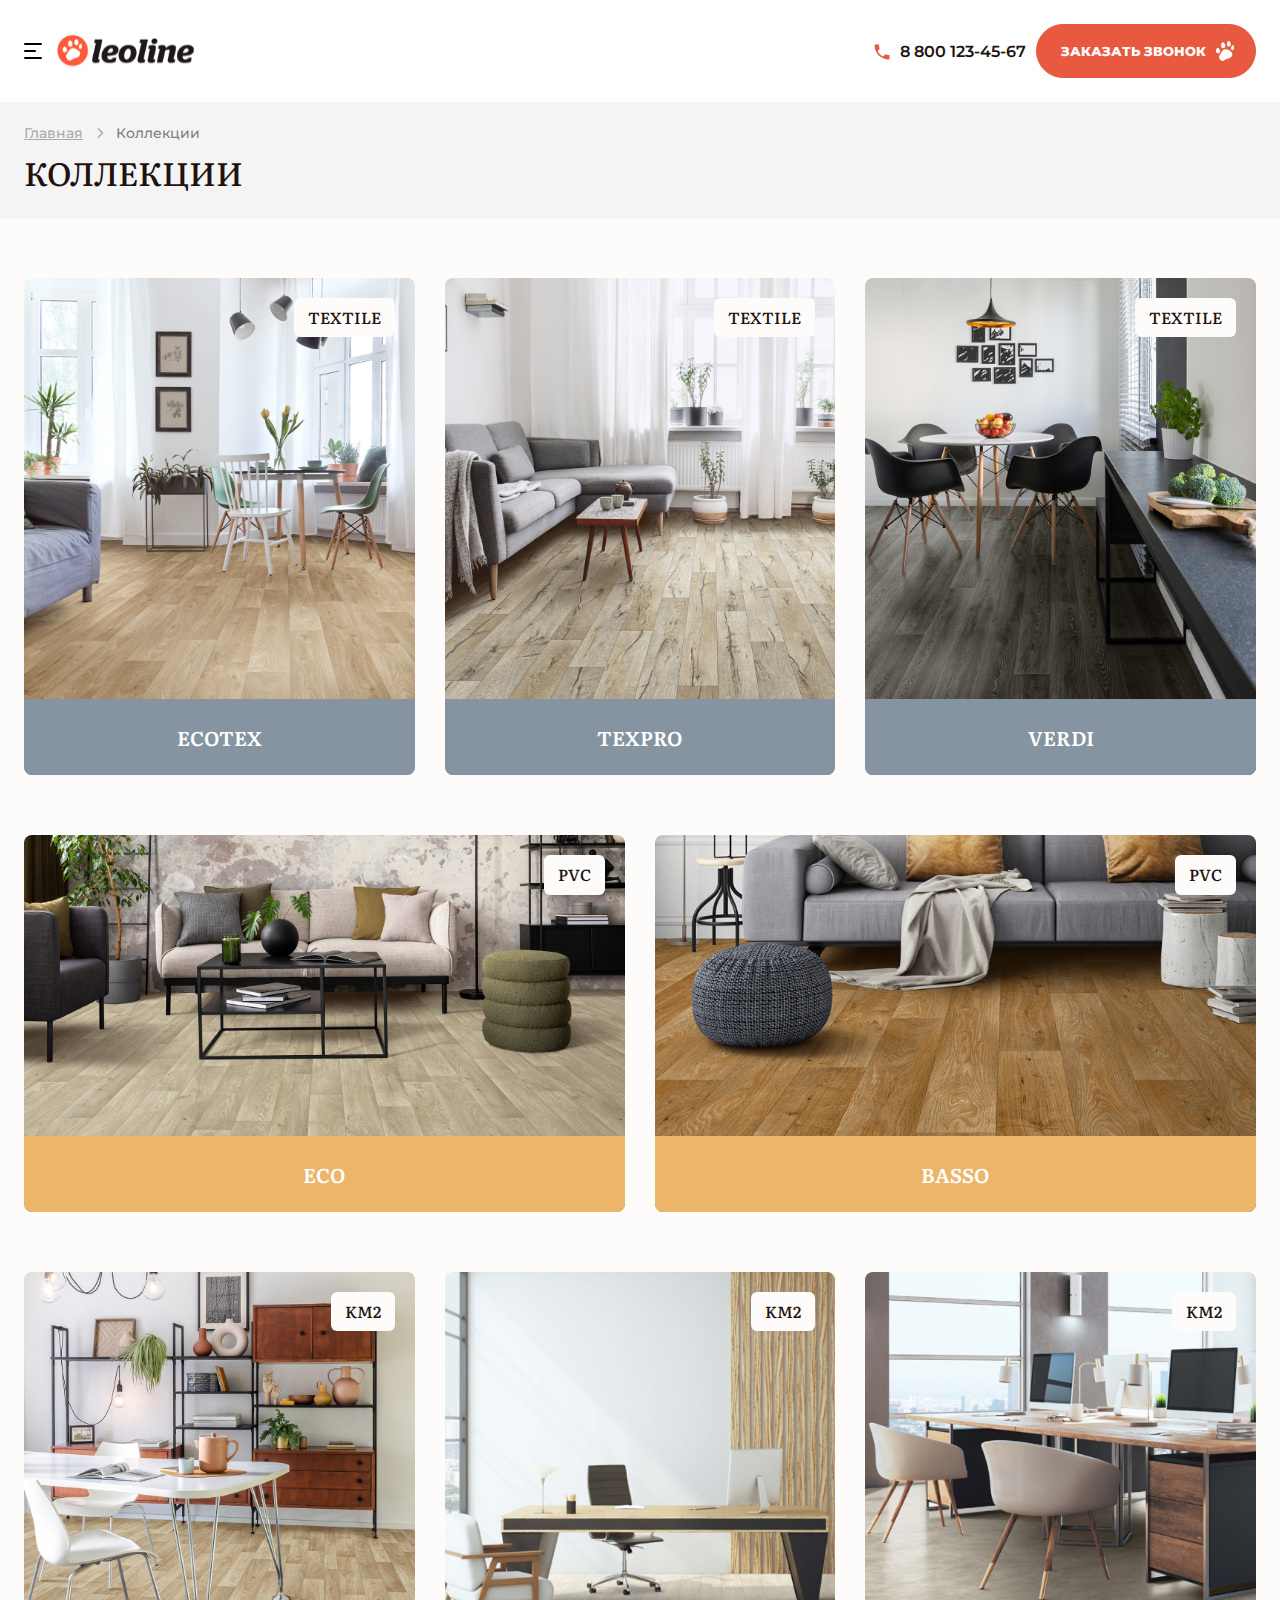
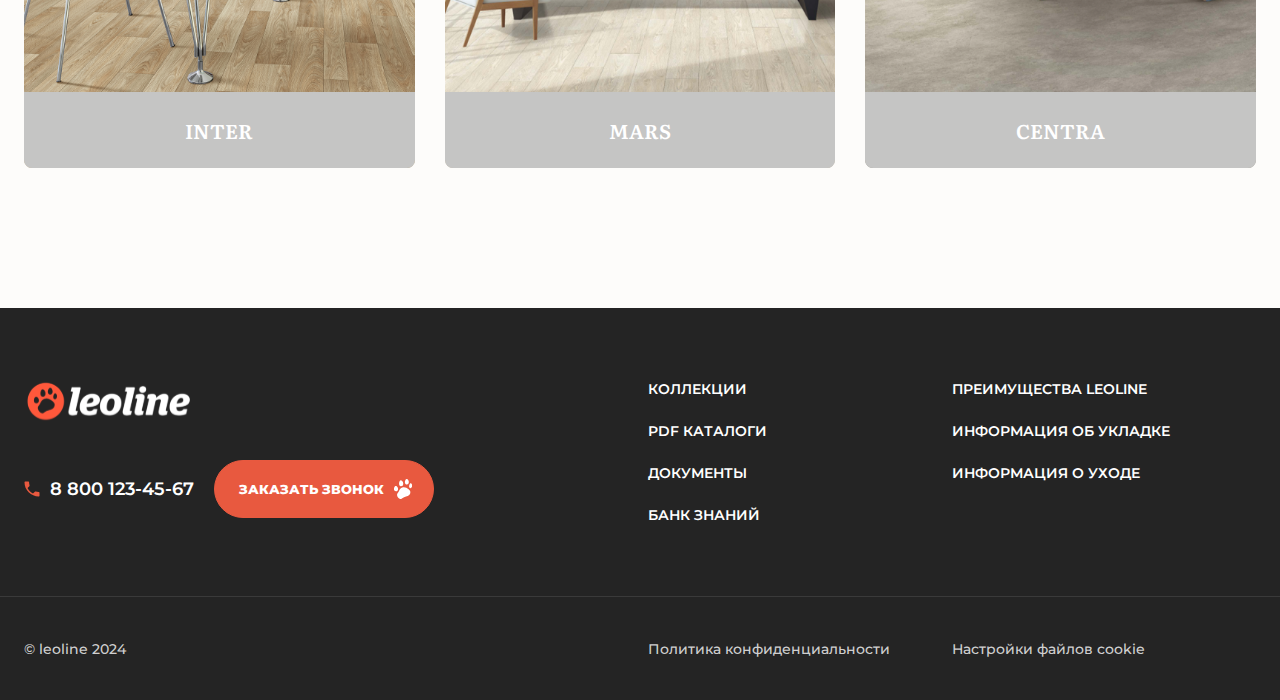
<file: pages/collection.html>
<!DOCTYPE html>
<html lang="ru">
<head>
    <meta charset="UTF-8">
    <meta name="viewport" content="width=device-width, initial-scale=1.0">
    <link rel="stylesheet" href="../assets/libs/fancybox.css">
    <link rel="stylesheet" href="../css/main.css">
    <title>Коллекция</title>
</head>
<body>
    <header class="header">
        <div class="container">
            <div class="header__wrapper">
                <button class="btn-menu">
                    <span></span>
                    <span></span>
                    <span></span>
                </button>
                <a href="../index.html" class="logo">
                    <img src="../assets/img/icons/logo.svg" alt="">
                </a>
                <nav class="menu">
                    <ul class="menu-nav">
                        <li class="menu-nav__item">
                            <a href="collection.html" class="menu-nav__link menu-nav__link--active">коллекции</a>
                        </li>
                        <li class="menu-nav__item">
                            <a href="information.html" class="menu-nav__link">информация</a>
                        </li>
                        <li class="menu-nav__item">
                            <a href="pdf.html" class="menu-nav__link">PDF каталоги</a>
                        </li>
                        <li class="menu-nav__item">
                            <a href="advantages.html" class="menu-nav__link">Преимущества LEOLINE</a>
                        </li>
                    </ul>
                </nav> 
                <div class="header__contacts header__contacts--desktop">
                    <a href="tel:88001234567" class="header__phone">8 800 123-45-67</a>
                    <button class="btn header__btn">
                        <span>заказать звонок</span>
                        <svg width="19" height="20" viewBox="0 0 19 20" fill="none" xmlns="http://www.w3.org/2000/svg">
                            <g clip-path="url(#clip0_63_586)">
                                <path d="M14.5792 10.3487C14.7772 10.5244 14.97 10.7042 15.1614 10.8871C15.2135 10.9342 15.2657 10.9813 15.3195 11.0298C15.8442 11.519 16.3243 12.2008 16.3981 12.9284C16.4111 14.1511 16.0806 15.1806 15.247 16.0988C14.3473 16.934 13.1743 17.2741 12.0263 17.621C10.7065 18.0214 9.40392 18.4419 8.30147 19.2994C7.7723 19.7048 7.24882 20.0617 6.54744 20.0274C5.50496 19.8654 4.67617 19.2197 4.04366 18.4028C3.59701 17.7361 3.13098 16.9432 3.06458 16.129C3.05813 16.0521 3.05169 15.9752 3.04505 15.8959C3.00568 14.9743 3.34999 14.4752 3.89517 13.7671C4.33096 13.182 4.65827 12.5393 4.9901 11.8912C5.74284 10.4381 6.73203 9.15521 8.31659 8.59375C10.6306 7.92561 12.795 8.85772 14.5792 10.3487Z" />
                                <path d="M7.45976 1.41632C8.24915 1.73014 8.55081 2.28126 8.91295 3.01631C9.28543 3.92148 9.37999 5.01429 9.03234 5.94253C8.79001 6.43889 8.45051 6.78537 7.95497 7.02904C7.38941 7.20891 6.68096 7.16579 6.12911 6.94871C5.6265 6.65617 5.35332 6.20058 5.20075 5.65208C4.92115 4.45763 5.12816 3.09204 5.72589 2.01612C6.23547 1.31723 6.62479 1.14757 7.45976 1.41632Z" />
                                <path d="M13.5081 0.196583C14.2137 0.704122 14.5557 1.49622 14.725 2.33148C14.8333 3.14736 14.8556 4.01176 14.382 4.71555C13.9893 5.19657 13.5792 5.49417 12.9606 5.59445C12.3569 5.62868 11.9153 5.3875 11.4718 4.99497C10.9473 4.42602 10.8391 3.74035 10.849 2.98876C10.8966 1.90152 11.3409 1.01458 12.1245 0.272188C12.5715 -0.0989041 13.0242 -0.0965095 13.5081 0.196583Z" />
                                <path d="M2.74199 7.25806C3.45012 7.69643 3.82097 8.57923 4.01215 9.35988C4.08641 10.2324 4.02046 10.9825 3.4678 11.6935C3.07525 12.1085 2.53143 12.2233 1.9809 12.2933C1.30681 12.2106 0.798837 12.0078 0.357918 11.4831C0.0547677 10.979 -0.0410672 10.5132 -0.0301867 9.92943C-0.0293681 9.86565 -0.0285494 9.80188 -0.0277059 9.73617C-0.00269603 8.79238 0.322115 7.98209 0.982918 7.29334C1.51031 6.83627 2.16183 6.96986 2.74199 7.25806Z" />
                                <path d="M16.9356 4.35484C17.4583 4.56575 17.7326 4.90274 17.984 5.40322C18.2779 6.23684 18.284 7.30193 17.9307 8.11775C17.6902 8.53773 17.3972 8.93241 16.9356 9.1129C16.5217 9.17976 16.1481 9.15856 15.7763 8.95665C15.419 8.69409 15.2537 8.41624 15.1614 7.98387C15.0621 6.83187 15.1877 5.65835 15.9326 4.72782C16.2628 4.37214 16.4561 4.30689 16.9356 4.35484Z" />
                            </g>
                            <defs>
                                <clipPath id="clip0_63_586">
                                <rect width="18.1452" height="20" />
                                </clipPath>
                            </defs>
                        </svg>
                    </button>
                </div>
                <div class="header__contacts header__contacts--mobile">
                    <button class="header__icon">
                        <img src="../assets/img/icons/white-search.svg" alt="">
                    </button>
                    <button class="header__icon">
                        <img src="../assets/img/icons/white-phone.svg" alt="">
                    </button>
                </div>

                <div class="mobile-menu">
                    <div class="mobile-menu__wrapper">
                        <button class="close-menu">
                            <img src="../assets/img/icons/close-menu.svg" alt="">
                        </button>
                        <ul class="menu-nav">
                            <li class="menu-nav__item">
                                <a href="collection.html" class="menu-nav__link menu-nav__link--active">коллекции</a>
                            </li>
                            <li class="menu-nav__item">
                                <a href="information.html" class="menu-nav__link">информация</a>
                            </li>
                            <li class="menu-nav__item">
                                <a href="pdf.html" class="menu-nav__link">PDF каталоги</a>
                            </li>
                            <li class="menu-nav__item">
                                <a href="laying.html" class="menu-nav__link">мнформация об укладке</a>
                            </li>
                            <li class="menu-nav__item">
                                <a href="care.html" class="menu-nav__link">информация об уходе</a>
                            </li>
                        </ul>
                    </div>
                </div>
                <div class="overlay"></div>
            </div>
        </div>
    </header>

    <main>
        <div class="breadcrumb">
            <div class="container">
                <div class="breadcrumb__wrapper">
                    <ul class="breadcrumb__list">
                        <li class="breadcrumb__item">
                            <a href="../index.html" class="breadcrumb__link">Главная</a>
                        </li>
                        <li class="breadcrumb__item">
                            <span class="breadcrumb__link breadcrumb__link--active">Коллекции</span>
                        </li>
                    </ul>
                    <p class="breadcrumb__title">Коллекции</p>
                </div>
            </div>
        </div>

        <section class="section section--top">
            <div class="container">
                <div class="collection-v2">
                    <div class="collection-v2__item collection-v2__item--grey">
                        <a href="" class="collection-v2__link">
                            <div class="hits">
                                <p class="hits__title">textile</p>
                            </div>
                            <img src="../assets/img/photo/1.png" class="collection-v2__img" alt="">
                            <div class="collection-v2__description">
                                <p class="collection-v2__name">ECOTEX</p>
                            </div>
                        </a>
                        <div class="collection-v2__hidden">
                            <div class="collection-description">
                                <p class="collection-description__title">ecotex</p>
                                <div class="collection-description__block">
                                    <p class="collection-description__text">Готовы к переменам? Коллекция бытового линолеума ультра-эконом класса: простое, недорогое, но элегантное решение для любого помещения дома. Доступная цена поможет сэкономить, чтобы отпраздновать новоселье с друзьями!</p>
                                    <p class="collection-description__text">Готовы к переменам? Коллекция бытового линолеума ультра-эконом класса: простое, недорогое, но элегантное решение для любого помещения дома. Доступная цена поможет сэкономить, чтобы отпраздновать новоселье с друзьями!</p>
                                </div>
                                <a href="" class="collection-description__link">подробнее</a>
                            </div>
                        </div>
                    </div>
                    <div class="collection-v2__item collection-v2__item--grey">
                        <a href="" class="collection-v2__link">
                            <div class="hits">
                                <p class="hits__title">textile</p>
                            </div>
                            <img src="../assets/img/photo/2.png" class="collection-v2__img" alt="">
                            <div class="collection-v2__description">
                                <p class="collection-v2__name">TEXPRO</p>
                            </div>
                        </a>
                        <div class="collection-v2__hidden">
                            <div class="collection-description">
                                <p class="collection-description__title">texpro</p>
                                <div class="collection-description__block">
                                    <p class="collection-description__text">Готовы к переменам? Коллекция бытового линолеума ультра-эконом класса: простое, недорогое, но элегантное решение для любого помещения дома. Доступная цена поможет сэкономить, чтобы отпраздновать новоселье с друзьями!</p>
                                    <p class="collection-description__text">Готовы к переменам? Коллекция бытового линолеума ультра-эконом класса: простое, недорогое, но элегантное решение для любого помещения дома. Доступная цена поможет сэкономить, чтобы отпраздновать новоселье с друзьями!</p>
                                </div>
                                <a href="" class="collection-description__link">подробнее</a>
                            </div>
                        </div>
                    </div>
                    <div class="collection-v2__item collection-v2__item--grey">
                        <a href="" class="collection-v2__link">
                            <div class="hits">
                                <p class="hits__title">textile</p>
                            </div>
                            <img src="../assets/img/photo/3.png" class="collection-v2__img" alt="">
                            <div class="collection-v2__description">
                                <p class="collection-v2__name">VERDI</p>
                            </div>
                        </a>
                        <div class="collection-v2__hidden">
                            <div class="collection-description">
                                <p class="collection-description__title">verdi</p>
                                <div class="collection-description__block">
                                    <p class="collection-description__text">Готовы к переменам? Коллекция бытового линолеума ультра-эконом класса: простое, недорогое, но элегантное решение для любого помещения дома. Доступная цена поможет сэкономить, чтобы отпраздновать новоселье с друзьями!</p>
                                    <p class="collection-description__text">Готовы к переменам? Коллекция бытового линолеума ультра-эконом класса: простое, недорогое, но элегантное решение для любого помещения дома. Доступная цена поможет сэкономить, чтобы отпраздновать новоселье с друзьями!</p>
                                </div>
                                <a href="" class="collection-description__link">подробнее</a>
                            </div>
                        </div>
                    </div>
                    <div class="collection-v2__item collection-v2__item--large collection-v2__item--gold">
                        <a href="" class="collection-v2__link">
                            <div class="hits">
                                <p class="hits__title">PVC</p>
                            </div>
                            <img src="../assets/img/photo/4.png" class="collection-v2__img" alt="">
                            <div class="collection-v2__description">
                                <p class="collection-v2__name">ECO</p>
                            </div>
                        </a>
                        <div class="collection-v2__hidden">
                            <div class="collection-description">
                                <p class="collection-description__title">eco</p>
                                <div class="collection-description__block">
                                    <p class="collection-description__text">Готовы к переменам? Коллекция бытового линолеума ультра-эконом класса: простое, недорогое, но элегантное решение для любого помещения дома. Доступная цена поможет сэкономить, чтобы отпраздновать новоселье с друзьями!</p>
                                    <p class="collection-description__text">Готовы к переменам? Коллекция бытового линолеума ультра-эконом класса: простое, недорогое, но элегантное решение для любого помещения дома. Доступная цена поможет сэкономить, чтобы отпраздновать новоселье с друзьями!</p>
                                </div>
                                <a href="" class="collection-description__link">подробнее</a>
                            </div>
                        </div>
                    </div>
                    <div class="collection-v2__item collection-v2__item--large collection-v2__item--gold">
                        <a href="" class="collection-v2__link">
                            <div class="hits">
                                <p class="hits__title">PVC</p>
                            </div>
                            <img src="../assets/img/photo/5.png" class="collection-v2__img" alt="">
                            <div class="collection-v2__description">
                                <p class="collection-v2__name">BASSO</p>
                            </div>
                        </a>
                        <div class="collection-v2__hidden">
                            <div class="collection-description">
                                <p class="collection-description__title">basso</p>
                                <div class="collection-description__block">
                                    <p class="collection-description__text">Готовы к переменам? Коллекция бытового линолеума ультра-эконом класса: простое, недорогое, но элегантное решение для любого помещения дома. Доступная цена поможет сэкономить, чтобы отпраздновать новоселье с друзьями!</p>
                                    <p class="collection-description__text">Готовы к переменам? Коллекция бытового линолеума ультра-эконом класса: простое, недорогое, но элегантное решение для любого помещения дома. Доступная цена поможет сэкономить, чтобы отпраздновать новоселье с друзьями!</p>
                                </div>
                                <a href="" class="collection-description__link">подробнее</a>
                            </div>
                        </div>
                    </div>
                    <div class="collection-v2__item collection-v2__item--silver">
                        <a href="" class="collection-v2__link">
                            <div class="hits">
                                <p class="hits__title">KM2</p>
                            </div>
                            <img src="../assets/img/photo/6.png" class="collection-v2__img" alt="">
                            <div class="collection-v2__description">
                                <p class="collection-v2__name">INTER</p>
                            </div>
                        </a>
                        <div class="collection-v2__hidden">
                            <div class="collection-description">
                                <p class="collection-description__title">inter</p>
                                <div class="collection-description__block">
                                    <p class="collection-description__text">Готовы к переменам? Коллекция бытового линолеума ультра-эконом класса: простое, недорогое, но элегантное решение для любого помещения дома. Доступная цена поможет сэкономить, чтобы отпраздновать новоселье с друзьями!</p>
                                    <p class="collection-description__text">Готовы к переменам? Коллекция бытового линолеума ультра-эконом класса: простое, недорогое, но элегантное решение для любого помещения дома. Доступная цена поможет сэкономить, чтобы отпраздновать новоселье с друзьями!</p>
                                </div>
                                <a href="" class="collection-description__link">подробнее</a>
                            </div>
                        </div>
                    </div>
                    <div class="collection-v2__item collection-v2__item--silver">
                        <a href="" class="collection-v2__link">
                            <div class="hits">
                                <p class="hits__title">KM2</p>
                            </div>
                            <img src="../assets/img/photo/7.png" class="collection-v2__img" alt="">
                            <div class="collection-v2__description">
                                <p class="collection-v2__name">mars</p>
                            </div>
                        </a>
                        <div class="collection-v2__hidden">
                            <div class="collection-description">
                                <p class="collection-description__title">mars</p>
                                <div class="collection-description__block">
                                    <p class="collection-description__text">Готовы к переменам? Коллекция бытового линолеума ультра-эконом класса: простое, недорогое, но элегантное решение для любого помещения дома. Доступная цена поможет сэкономить, чтобы отпраздновать новоселье с друзьями!</p>
                                    <p class="collection-description__text">Готовы к переменам? Коллекция бытового линолеума ультра-эконом класса: простое, недорогое, но элегантное решение для любого помещения дома. Доступная цена поможет сэкономить, чтобы отпраздновать новоселье с друзьями!</p>
                                </div>
                                <a href="" class="collection-description__link">подробнее</a>
                            </div>
                        </div>
                    </div>
                    <div class="collection-v2__item collection-v2__item--silver">
                        <a href="" class="collection-v2__link">
                            <div class="hits">
                                <p class="hits__title">KM2</p>
                            </div>
                            <img src="../assets/img/photo/8.png" class="collection-v2__img" alt="">
                            <div class="collection-v2__description">
                                <p class="collection-v2__name">CENTRA</p>
                            </div>
                        </a>
                        <div class="collection-v2__hidden">
                            <div class="collection-description">
                                <p class="collection-description__title">centra</p>
                                <div class="collection-description__block">
                                    <p class="collection-description__text">Готовы к переменам? Коллекция бытового линолеума ультра-эконом класса: простое, недорогое, но элегантное решение для любого помещения дома. Доступная цена поможет сэкономить, чтобы отпраздновать новоселье с друзьями!</p>
                                    <p class="collection-description__text">Готовы к переменам? Коллекция бытового линолеума ультра-эконом класса: простое, недорогое, но элегантное решение для любого помещения дома. Доступная цена поможет сэкономить, чтобы отпраздновать новоселье с друзьями!</p>
                                </div>
                                <a href="" class="collection-description__link">подробнее</a>
                            </div>
                        </div>
                    </div>
                </div>
            </div>
        </section>
    </main>
    
    <footer class="footer">
        <div class="footer__top">
            <div class="container">
                <div class="footer__row">
                    <div class="footer__left">
                        <a href="../index.html" class="footer__logo">
                            <img src="../assets/img/icons/footer-logo.svg" alt="">
                        </a>
                        <div class="footer__contacts">
                            <a href="tel:88001234567" class="footer__phone">8 800 123-45-67</a>
                            <button class="btn footer__btn">
                                <span>заказать звонок</span>
                                <svg width="19" height="20" viewBox="0 0 19 20" fill="none" xmlns="http://www.w3.org/2000/svg">
                                    <g clip-path="url(#clip0_63_586)">
                                      <path d="M14.5792 10.3487C14.7772 10.5244 14.97 10.7042 15.1614 10.8871C15.2135 10.9342 15.2657 10.9813 15.3195 11.0298C15.8442 11.519 16.3243 12.2008 16.3981 12.9284C16.4111 14.1511 16.0806 15.1806 15.247 16.0988C14.3473 16.934 13.1743 17.2741 12.0263 17.621C10.7065 18.0214 9.40392 18.4419 8.30147 19.2994C7.7723 19.7048 7.24882 20.0617 6.54744 20.0274C5.50496 19.8654 4.67617 19.2197 4.04366 18.4028C3.59701 17.7361 3.13098 16.9432 3.06458 16.129C3.05813 16.0521 3.05169 15.9752 3.04505 15.8959C3.00568 14.9743 3.34999 14.4752 3.89517 13.7671C4.33096 13.182 4.65827 12.5393 4.9901 11.8912C5.74284 10.4381 6.73203 9.15521 8.31659 8.59375C10.6306 7.92561 12.795 8.85772 14.5792 10.3487Z" />
                                      <path d="M7.45976 1.41632C8.24915 1.73014 8.55081 2.28126 8.91295 3.01631C9.28543 3.92148 9.37999 5.01429 9.03234 5.94253C8.79001 6.43889 8.45051 6.78537 7.95497 7.02904C7.38941 7.20891 6.68096 7.16579 6.12911 6.94871C5.6265 6.65617 5.35332 6.20058 5.20075 5.65208C4.92115 4.45763 5.12816 3.09204 5.72589 2.01612C6.23547 1.31723 6.62479 1.14757 7.45976 1.41632Z" />
                                      <path d="M13.5081 0.196583C14.2137 0.704122 14.5557 1.49622 14.725 2.33148C14.8333 3.14736 14.8556 4.01176 14.382 4.71555C13.9893 5.19657 13.5792 5.49417 12.9606 5.59445C12.3569 5.62868 11.9153 5.3875 11.4718 4.99497C10.9473 4.42602 10.8391 3.74035 10.849 2.98876C10.8966 1.90152 11.3409 1.01458 12.1245 0.272188C12.5715 -0.0989041 13.0242 -0.0965095 13.5081 0.196583Z" />
                                      <path d="M2.74199 7.25806C3.45012 7.69643 3.82097 8.57923 4.01215 9.35988C4.08641 10.2324 4.02046 10.9825 3.4678 11.6935C3.07525 12.1085 2.53143 12.2233 1.9809 12.2933C1.30681 12.2106 0.798837 12.0078 0.357918 11.4831C0.0547677 10.979 -0.0410672 10.5132 -0.0301867 9.92943C-0.0293681 9.86565 -0.0285494 9.80188 -0.0277059 9.73617C-0.00269603 8.79238 0.322115 7.98209 0.982918 7.29334C1.51031 6.83627 2.16183 6.96986 2.74199 7.25806Z" />
                                      <path d="M16.9356 4.35484C17.4583 4.56575 17.7326 4.90274 17.984 5.40322C18.2779 6.23684 18.284 7.30193 17.9307 8.11775C17.6902 8.53773 17.3972 8.93241 16.9356 9.1129C16.5217 9.17976 16.1481 9.15856 15.7763 8.95665C15.419 8.69409 15.2537 8.41624 15.1614 7.98387C15.0621 6.83187 15.1877 5.65835 15.9326 4.72782C16.2628 4.37214 16.4561 4.30689 16.9356 4.35484Z" />
                                    </g>
                                    <defs>
                                      <clipPath id="clip0_63_586">
                                        <rect width="18.1452" height="20" />
                                      </clipPath>
                                    </defs>
                                </svg>
                            </button>
                        </div>
                    </div>
                    <div class="footer__right">
                        <div class="footer__column">
                            <ul class="footer-menu">
                                <li class="footer-menu__list">
                                    <a href="#" class="footer-menu__link">коллекции</a>
                                </li>
                                <li class="footer-menu__list">
                                    <a href="pdf.html" class="footer-menu__link">PDF каталоги</a>
                                </li>
                                <li class="footer-menu__list">
                                    <a href="information.html" class="footer-menu__link">документы</a>
                                </li>
                                <li class="footer-menu__list">
                                    <a href="bank.html" class="footer-menu__link">банк знаний</a>
                                </li>
                            </ul>
                        </div>
                        <div class="footer__column">
                            <ul class="footer-menu">
                                <li class="footer-menu__list">
                                    <a href="advantages.html" class="footer-menu__link">преимущества leoline</a>
                                </li>
                                <li class="footer-menu__list">
                                    <a href="laying.html" class="footer-menu__link">Информация об укладке</a>
                                </li>
                                <li class="footer-menu__list">
                                    <a href="care.html" class="footer-menu__link">Информация о уходе</a>
                                </li>
                            </ul>
                        </div>
                    </div>
                </div>
            </div>
        </div>
        <div class="footer__bottom">
            <div class="container">
                <div class="footer__row">
                    <p class="copyright">© leoline 2024</p>
                    <div class="footer__right">
                        <div class="footer__column">
                            <a href="" class="footer__link">Политика конфиденциальности</a>
                        </div>
                        <div class="footer__column">
                            <a href="" class="footer__link">Настройки файлов cookie</a>
                        </div>
                    </div>
                </div>
            </div>
        </div>
    </footer>
    
    <script src="../assets/libs/jquery.min.js"></script>
    <script src="../assets/libs/fancybox.umd.js"></script>
    <script src="../assets/js/script.js"></script>
</body>
</html>
</file>
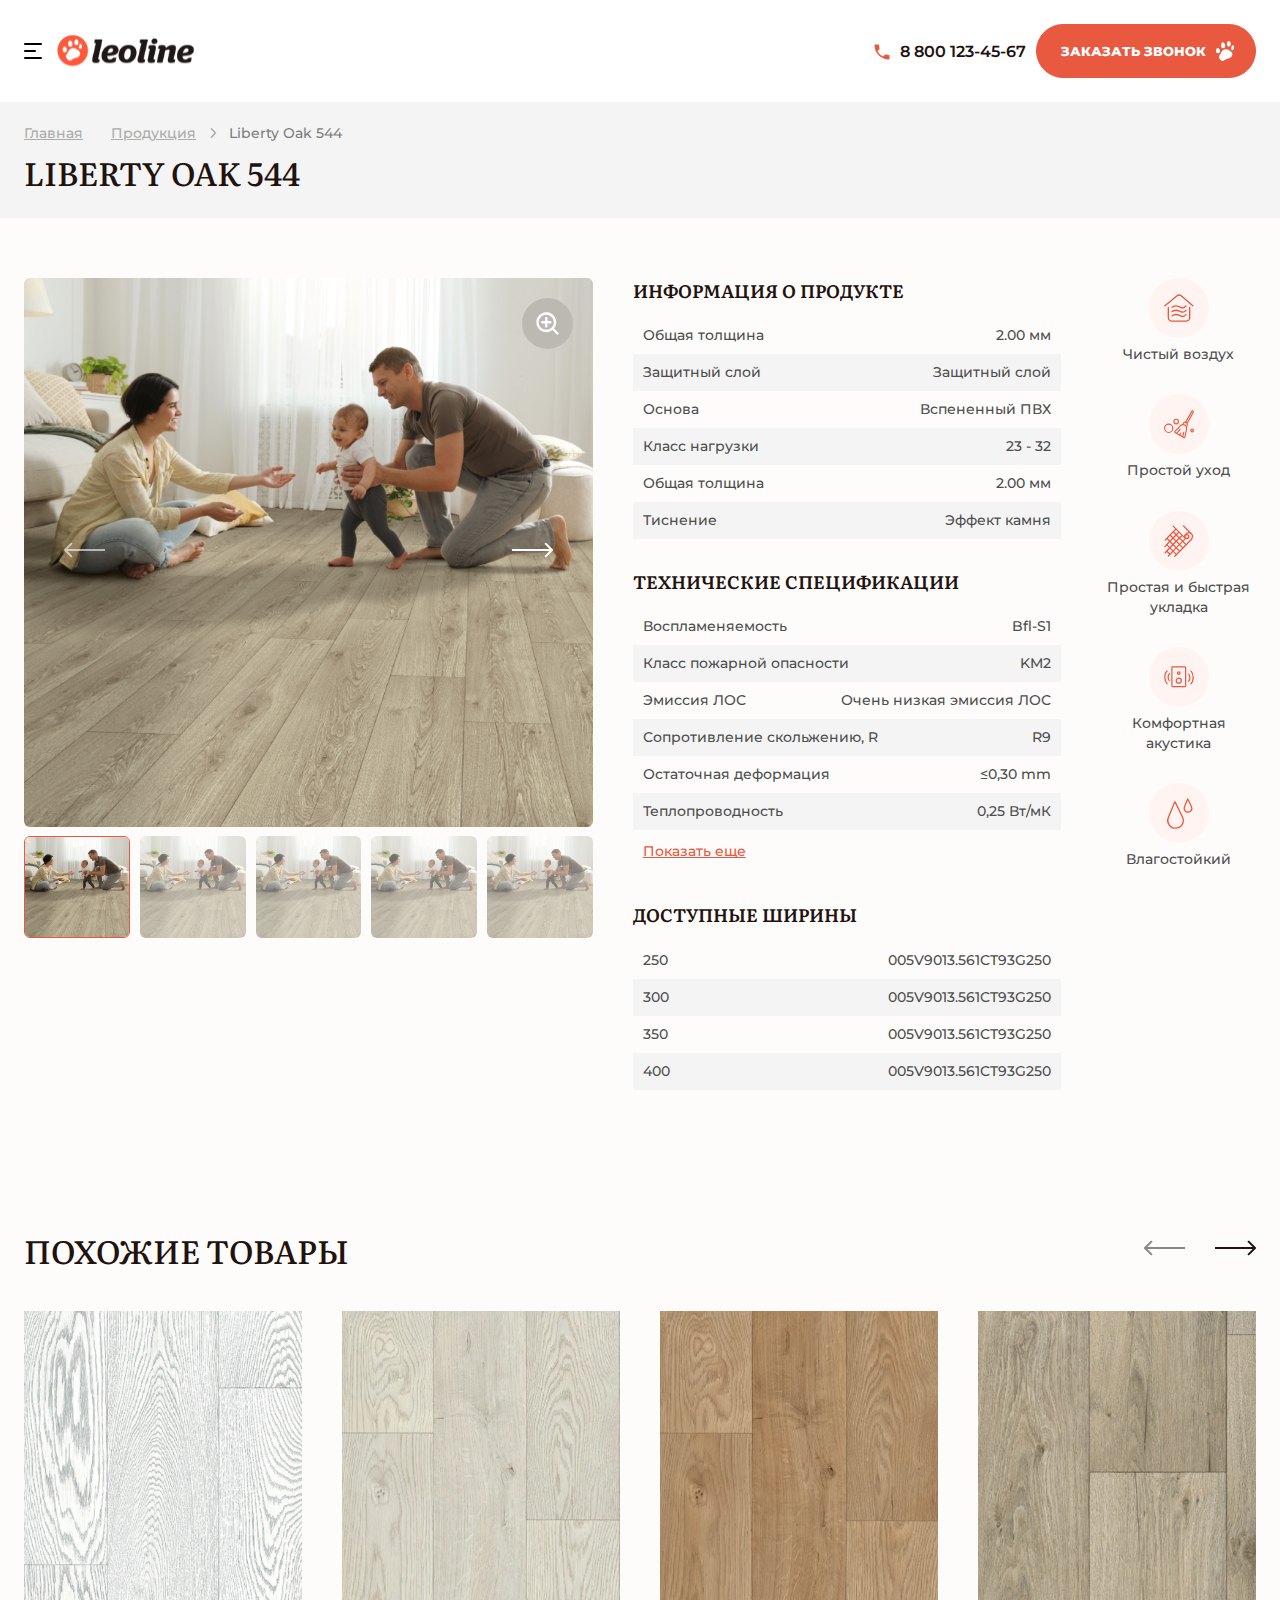
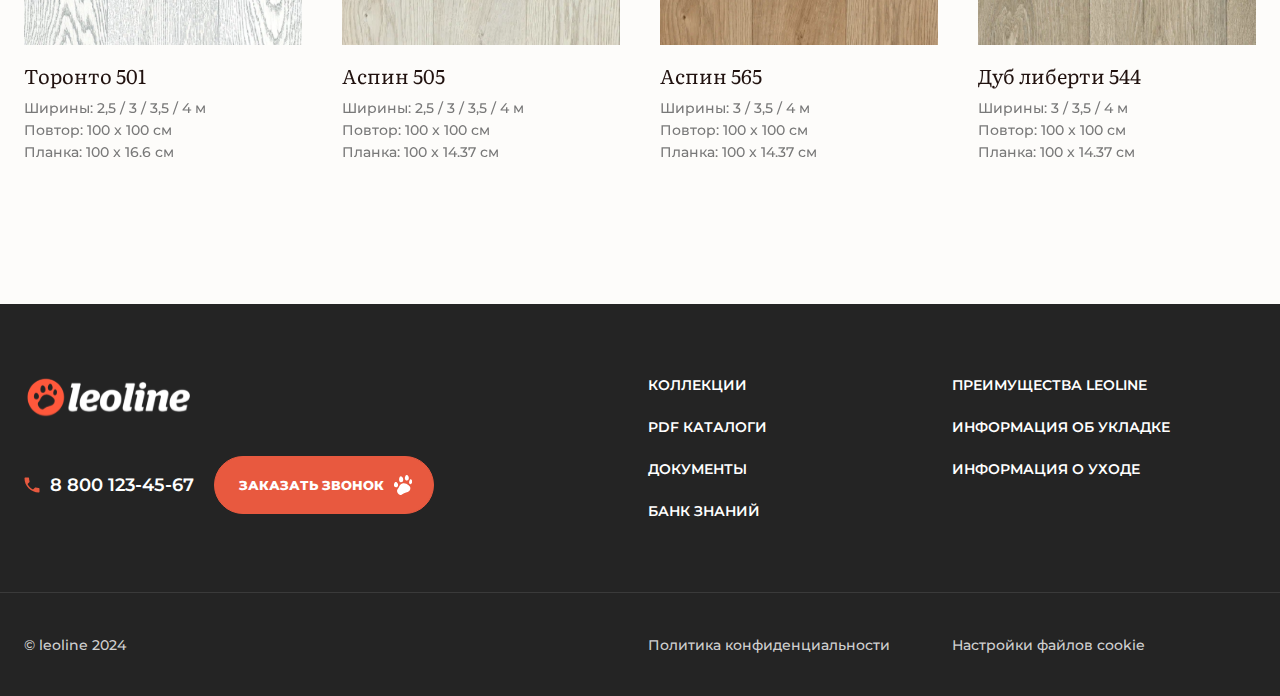
<file: pages/details.html>
<!DOCTYPE html>
<html lang="ru">

<head>
    <meta charset="UTF-8">
    <meta name="viewport" content="width=device-width, initial-scale=1.0">
    <link rel="stylesheet" href="../css/main.css">
    <link rel="stylesheet" href="../assets/libs/fancybox.css">
    <link rel="stylesheet" href="../assets/libs/swiper-bundle.min.css">
    <title>Продукция</title>
</head>

<body>
    <header class="header">
        <div class="container">
            <div class="header__wrapper">
                <button class="btn-menu">
                    <span></span>
                    <span></span>
                    <span></span>
                </button>
                <a href="../index.html" class="logo">
                    <img src="../assets/img/icons/logo.svg" alt="">
                </a>
                <nav class="menu">
                    <ul class="menu-nav">
                        <li class="menu-nav__item">
                            <a href="collection.html" class="menu-nav__link">коллекции</a>
                        </li>
                        <li class="menu-nav__item">
                            <a href="information.html" class="menu-nav__link">информация</a>
                        </li>
                        <li class="menu-nav__item">
                            <a href="pdf.html" class="menu-nav__link">PDF каталоги</a>
                        </li>
                        <li class="menu-nav__item">
                            <a href="advantages.html" class="menu-nav__link">Преимущества LEOLINE</a>
                        </li>
                    </ul>
                </nav>
                <div class="header__contacts header__contacts--desktop">
                    <a href="tel:88001234567" class="header__phone">8 800 123-45-67</a>
                    <button class="btn header__btn">
                        <span>заказать звонок</span>
                        <svg width="19" height="20" viewBox="0 0 19 20" fill="none" xmlns="http://www.w3.org/2000/svg">
                            <g clip-path="url(#clip0_63_586)">
                                <path d="M14.5792 10.3487C14.7772 10.5244 14.97 10.7042 15.1614 10.8871C15.2135 10.9342 15.2657 10.9813 15.3195 11.0298C15.8442 11.519 16.3243 12.2008 16.3981 12.9284C16.4111 14.1511 16.0806 15.1806 15.247 16.0988C14.3473 16.934 13.1743 17.2741 12.0263 17.621C10.7065 18.0214 9.40392 18.4419 8.30147 19.2994C7.7723 19.7048 7.24882 20.0617 6.54744 20.0274C5.50496 19.8654 4.67617 19.2197 4.04366 18.4028C3.59701 17.7361 3.13098 16.9432 3.06458 16.129C3.05813 16.0521 3.05169 15.9752 3.04505 15.8959C3.00568 14.9743 3.34999 14.4752 3.89517 13.7671C4.33096 13.182 4.65827 12.5393 4.9901 11.8912C5.74284 10.4381 6.73203 9.15521 8.31659 8.59375C10.6306 7.92561 12.795 8.85772 14.5792 10.3487Z" />
                                <path d="M7.45976 1.41632C8.24915 1.73014 8.55081 2.28126 8.91295 3.01631C9.28543 3.92148 9.37999 5.01429 9.03234 5.94253C8.79001 6.43889 8.45051 6.78537 7.95497 7.02904C7.38941 7.20891 6.68096 7.16579 6.12911 6.94871C5.6265 6.65617 5.35332 6.20058 5.20075 5.65208C4.92115 4.45763 5.12816 3.09204 5.72589 2.01612C6.23547 1.31723 6.62479 1.14757 7.45976 1.41632Z" />
                                <path d="M13.5081 0.196583C14.2137 0.704122 14.5557 1.49622 14.725 2.33148C14.8333 3.14736 14.8556 4.01176 14.382 4.71555C13.9893 5.19657 13.5792 5.49417 12.9606 5.59445C12.3569 5.62868 11.9153 5.3875 11.4718 4.99497C10.9473 4.42602 10.8391 3.74035 10.849 2.98876C10.8966 1.90152 11.3409 1.01458 12.1245 0.272188C12.5715 -0.0989041 13.0242 -0.0965095 13.5081 0.196583Z" />
                                <path d="M2.74199 7.25806C3.45012 7.69643 3.82097 8.57923 4.01215 9.35988C4.08641 10.2324 4.02046 10.9825 3.4678 11.6935C3.07525 12.1085 2.53143 12.2233 1.9809 12.2933C1.30681 12.2106 0.798837 12.0078 0.357918 11.4831C0.0547677 10.979 -0.0410672 10.5132 -0.0301867 9.92943C-0.0293681 9.86565 -0.0285494 9.80188 -0.0277059 9.73617C-0.00269603 8.79238 0.322115 7.98209 0.982918 7.29334C1.51031 6.83627 2.16183 6.96986 2.74199 7.25806Z" />
                                <path d="M16.9356 4.35484C17.4583 4.56575 17.7326 4.90274 17.984 5.40322C18.2779 6.23684 18.284 7.30193 17.9307 8.11775C17.6902 8.53773 17.3972 8.93241 16.9356 9.1129C16.5217 9.17976 16.1481 9.15856 15.7763 8.95665C15.419 8.69409 15.2537 8.41624 15.1614 7.98387C15.0621 6.83187 15.1877 5.65835 15.9326 4.72782C16.2628 4.37214 16.4561 4.30689 16.9356 4.35484Z" />
                            </g>
                            <defs>
                                <clipPath id="clip0_63_586">
                                <rect width="18.1452" height="20" />
                                </clipPath>
                            </defs>
                        </svg>
                    </button>
                </div>
                <div class="header__contacts header__contacts--mobile">
                    <button class="header__icon">
                        <img src="../assets/img/icons/white-search.svg" alt="">
                    </button>
                    <button class="header__icon">
                        <img src="../assets/img/icons/white-phone.svg" alt="">
                    </button>
                </div>

                <div class="mobile-menu">
                    <div class="mobile-menu__wrapper">
                        <button class="close-menu">
                            <img src="../assets/img/icons/close-menu.svg" alt="">
                        </button>
                        <ul class="menu-nav">
                            <li class="menu-nav__item">
                                <a href="collection.html" class="menu-nav__link menu-nav__link--active">коллекции</a>
                            </li>
                            <li class="menu-nav__item">
                                <a href="information.html" class="menu-nav__link">информация</a>
                            </li>
                            <li class="menu-nav__item">
                                <a href="pdf.html" class="menu-nav__link">PDF каталоги</a>
                            </li>
                            <li class="menu-nav__item">
                                <a href="laying.html" class="menu-nav__link">мнформация об укладке</a>
                            </li>
                            <li class="menu-nav__item">
                                <a href="care.html" class="menu-nav__link">информация об уходе</a>
                            </li>
                        </ul>
                    </div>
                </div>
                <div class="overlay"></div>
            </div>
        </div>
    </header>

    <main>
        <div class="breadcrumb">
            <div class="container">
                <div class="breadcrumb__wrapper">
                    <ul class="breadcrumb__list">
                        <li class="breadcrumb__item">
                            <a href="../index.html" class="breadcrumb__link">Главная</a>
                        </li>
                        <li class="breadcrumb__item"></li>
                        <a href="catalog.html" class="breadcrumb__link">Продукция</a>
                        </li>
                        <li class="breadcrumb__item">
                            <span class="breadcrumb__link breadcrumb__link--active">Liberty Oak 544</span>
                        </li>
                    </ul>
                    <p class="breadcrumb__title">Liberty Oak 544</p>
                </div>
            </div>
        </div>

        <section class="section section--top">
            <div class="container">
                <div class="card">
                    <div class="card__slider">
                        <div style="--swiper-navigation-color: #fff; --swiper-pagination-color: #fff"
                            class="swiper swiper-main">
                            <div class="swiper-main__view">
                                <svg width="23" height="23" viewBox="0 0 23 23" fill="none" xmlns="http://www.w3.org/2000/svg">
                                    <path d="M10.2498 0.333333C12.0794 0.333206 13.8734 0.839252 15.4333 1.79548C16.9932 2.75171 18.2581 4.12083 19.0881 5.75136C19.9181 7.3819 20.2808 9.21027 20.1361 11.0342C19.9914 12.8581 19.345 14.6064 18.2683 16.0857L18.0385 16.389L22.2991 20.6497C22.5106 20.8591 22.634 21.1415 22.6441 21.439C22.6542 21.7364 22.5502 22.0265 22.3534 22.2498C22.1567 22.4732 21.882 22.6128 21.5856 22.6402C21.2892 22.6677 20.9935 22.5808 20.7591 22.3973L20.6495 22.2993L16.3888 18.0387C15.1468 19.0175 13.6888 19.685 12.1363 19.9857C10.5839 20.2864 8.98202 20.2115 7.46441 19.7672C5.9468 19.3229 4.55744 18.5221 3.41225 17.4317C2.26706 16.3412 1.39925 14.9927 0.881216 13.4987C0.363182 12.0046 0.209949 10.4084 0.4343 8.84305C0.658652 7.27774 1.25408 5.78877 2.17092 4.50038C3.08775 3.21199 4.2994 2.16153 5.70477 1.43664C7.11015 0.711758 8.6685 0.333468 10.2498 0.333333ZM10.2498 2.66667C8.23858 2.66667 6.30973 3.46562 4.88758 4.88777C3.46543 6.30992 2.66647 8.23878 2.66647 10.25C2.66647 12.2612 3.46543 14.1901 4.88758 15.6122C6.30973 17.0344 8.23858 17.8333 10.2498 17.8333C12.261 17.8333 14.1899 17.0344 15.612 15.6122C17.0342 14.1901 17.8331 12.2612 17.8331 10.25C17.8331 8.23878 17.0342 6.30992 15.612 4.88777C14.1899 3.46562 12.261 2.66667 10.2498 2.66667ZM10.2498 5C10.5356 5.00004 10.8114 5.10495 11.0249 5.29483C11.2385 5.48472 11.3749 5.74637 11.4083 6.03017L11.4165 6.16667V9.08333H14.3331C14.6305 9.08366 14.9165 9.19753 15.1327 9.40166C15.349 9.60579 15.4791 9.88478 15.4965 10.1816C15.5139 10.4785 15.4174 10.7708 15.2265 10.9988C15.0356 11.2268 14.7649 11.3734 14.4696 11.4085L14.3331 11.4167H11.4165V14.3333C11.4161 14.6307 11.3023 14.9167 11.0982 15.1329C10.894 15.3492 10.615 15.4793 10.3182 15.4967C10.0213 15.5141 9.72903 15.4175 9.501 15.2267C9.27297 15.0358 9.12643 14.7651 9.09131 14.4698L9.08314 14.3333V11.4167H6.16647C5.86912 11.4163 5.5831 11.3025 5.36688 11.0983C5.15065 10.8942 5.02053 10.6152 5.00311 10.3184C4.98568 10.0215 5.08226 9.72922 5.27312 9.5012C5.46397 9.27317 5.7347 9.12662 6.02997 9.0915L6.16647 9.08333H9.08314V6.16667C9.08314 5.85725 9.20606 5.5605 9.42485 5.34171C9.64364 5.12292 9.94039 5 10.2498 5Z" />
                                </svg>
                            </div>
                            <div class="swiper-wrapper swiper-main__wrapper">
                                <a href="../assets/img/details/main.png" data-fancybox="card" class="swiper-slide swiper-main__slide">
                                    <img src="../assets/img/details/main.png" class="swiper-main__img" />
                                </a>
                                <a href="../assets/img/details/main.png" data-fancybox="card" class="swiper-slide swiper-main__slide">
                                    <img src="../assets/img/details/main.png" class="swiper-main__img" />
                                </a>
                                <a href="../assets/img/details/main.png" data-fancybox="card" class="swiper-slide swiper-main__slide">
                                    <img src="../assets/img/details/main.png" class="swiper-main__img" />
                                </a>
                                <a href="../assets/img/details/main.png" data-fancybox="card" class="swiper-slide swiper-main__slide">
                                    <img src="../assets/img/details/main.png" class="swiper-main__img" />
                                </a>
                                <a href="../assets/img/details/main.png" data-fancybox="card" class="swiper-slide swiper-main__slide">
                                    <img src="../assets/img/details/main.png" class="swiper-main__img" />
                                </a>
                                <a href="../assets/img/details/main.png" data-fancybox="card" class="swiper-slide swiper-main__slide">
                                    <img src="../assets/img/details/main.png" class="swiper-main__img" />
                                </a>
                            </div>
                            <div class="swiper-main__pagination"></div>
                            <div class="swiper-main__next">
                                <svg width="41" height="16" viewBox="0 0 41 16" fill="none" xmlns="http://www.w3.org/2000/svg">
                                    <path d="M40.7071 8.70711C41.0976 8.31658 41.0976 7.68342 40.7071 7.29289L34.3431 0.928932C33.9526 0.538408 33.3195 0.538408 32.9289 0.928932C32.5384 1.31946 32.5384 1.95262 32.9289 2.34315L38.5858 8L32.9289 13.6569C32.5384 14.0474 32.5384 14.6805 32.9289 15.0711C33.3195 15.4616 33.9526 15.4616 34.3431 15.0711L40.7071 8.70711ZM0 9H40V7H0V9Z" />
                                </svg>
                            </div>
                            <div class="swiper-main__prev">
                                <svg width="41" height="16" viewBox="0 0 41 16" fill="none" xmlns="http://www.w3.org/2000/svg">
                                    <path d="M0.292893 7.29289C-0.0976295 7.68341 -0.0976296 8.31658 0.292892 8.7071L6.65685 15.0711C7.04738 15.4616 7.68054 15.4616 8.07107 15.0711C8.46159 14.6805 8.46159 14.0474 8.07107 13.6569L2.41422 8L8.07107 2.34314C8.46159 1.95262 8.46159 1.31945 8.07107 0.928929C7.68054 0.538405 7.04738 0.538405 6.65685 0.928929L0.292893 7.29289ZM41 7L1 7L1 9L41 9L41 7Z" />
                                </svg>
                            </div>
                        </div>
                        <div thumbsSlider="" class="swiper swiper-thumbs">
                            <div class="swiper-wrapper swiper-thumbs__wrapper">
                                <div class="swiper-slide swiper-thumbs__slide">
                                    <img src="../assets/img/details/main.png" class="swiper-thumbs__img" />
                                </div>
                                <div class="swiper-slide swiper-thumbs__slide">
                                    <img src="../assets/img/details/main.png" class="swiper-thumbs__img" />
                                </div>
                                <div class="swiper-slide swiper-thumbs__slide">
                                    <img src="../assets/img/details/main.png" class="swiper-thumbs__img" />
                                </div>
                                <div class="swiper-slide swiper-thumbs__slide">
                                    <img src="../assets/img/details/main.png" class="swiper-thumbs__img" />
                                </div>
                                <div class="swiper-slide swiper-thumbs__slide">
                                    <img src="../assets/img/details/main.png" class="swiper-thumbs__img" />
                                </div>
                                <div class="swiper-slide swiper-thumbs__slide">
                                    <img src="../assets/img/details/main.png" class="swiper-thumbs__img" />
                                </div>
                            </div>
                        </div>
                    </div>
                    <div class="card__description">
                        <div class="card-table">
                            <p class="card-table__title">ИНФОРМАЦИЯ О ПРОДУКТЕ</p>
                            <ul class="card-table__list">
                                <li class="card-table__item">
                                    <div class="card-table__col">
                                        <p class="card-table__name">Общая толщина</p>
                                    </div>
                                    <div class="card-table__col">
                                        <p class="card-table__name">2.00 мм</p>
                                    </div>
                                </li>
                                <li class="card-table__item">
                                    <div class="card-table__col">
                                        <p class="card-table__name">Защитный слой</p>
                                    </div>
                                    <div class="card-table__col">
                                        <p class="card-table__name">Защитный слой</p>
                                    </div>
                                </li>
                                <li class="card-table__item">
                                    <div class="card-table__col">
                                        <p class="card-table__name">Основа</p>
                                    </div>
                                    <div class="card-table__col">
                                        <p class="card-table__name">Вспененный ПВХ</p>
                                    </div>
                                </li>
                                <li class="card-table__item">
                                    <div class="card-table__col">
                                        <p class="card-table__name">Класс нагрузки</p>
                                    </div>
                                    <div class="card-table__col">
                                        <p class="card-table__name">23 - 32</p>
                                    </div>
                                </li>
                                <li class="card-table__item">
                                    <div class="card-table__col">
                                        <p class="card-table__name">Общая толщина</p>
                                    </div>
                                    <div class="card-table__col">
                                        <p class="card-table__name">2.00 мм</p>
                                    </div>
                                </li>
                                <li class="card-table__item">
                                    <div class="card-table__col">
                                        <p class="card-table__name">Тиснение</p>
                                    </div>
                                    <div class="card-table__col">
                                        <p class="card-table__name">Эффект камня</p>
                                    </div>
                                </li>
                            </ul>
                        </div>
                        <div class="card-table card-table--char">
                            <p class="card-table__title">ТЕХНИЧЕСКИЕ СПЕЦИФИКАЦИИ</p>
                            <ul class="card-table__list">
                                <li class="card-table__item">
                                    <div class="card-table__col">
                                        <p class="card-table__name">Воспламеняемость</p>
                                    </div>
                                    <div class="card-table__col">
                                        <p class="card-table__name">Bfl-S1</p>
                                    </div>
                                </li>
                                <li class="card-table__item">
                                    <div class="card-table__col">
                                        <p class="card-table__name">Класс пожарной опасности</p>
                                    </div>
                                    <div class="card-table__col">
                                        <p class="card-table__name">KM2</p>
                                    </div>
                                </li>
                                <li class="card-table__item">
                                    <div class="card-table__col">
                                        <p class="card-table__name">Эмиссия ЛОС</p>
                                    </div>
                                    <div class="card-table__col">
                                        <p class="card-table__name">Очень низкая эмиссия ЛОС</p>
                                    </div>
                                </li>
                                <li class="card-table__item">
                                    <div class="card-table__col">
                                        <p class="card-table__name">Сопротивление скольжению, R</p>
                                    </div>
                                    <div class="card-table__col">
                                        <p class="card-table__name">R9</p>
                                    </div>
                                </li>
                                <li class="card-table__item">
                                    <div class="card-table__col">
                                        <p class="card-table__name">Остаточная деформация</p>
                                    </div>
                                    <div class="card-table__col">
                                        <p class="card-table__name">≤0,30 mm</p>
                                    </div>
                                </li>
                                <li class="card-table__item">
                                    <div class="card-table__col">
                                        <p class="card-table__name">Теплопроводность</p>
                                    </div>
                                    <div class="card-table__col">
                                        <p class="card-table__name">0,25 Вт/мК</p>
                                    </div>
                                </li>
                                <li class="card-table__item">
                                    <div class="card-table__col">
                                        <p class="card-table__name">Остаточная деформация</p>
                                    </div>
                                    <div class="card-table__col">
                                        <p class="card-table__name">≤0,30 mm</p>
                                    </div>
                                </li>
                                <li class="card-table__item">
                                    <div class="card-table__col">
                                        <p class="card-table__name">Теплопроводность</p>
                                    </div>
                                    <div class="card-table__col">
                                        <p class="card-table__name">0,25 Вт/мК</p>
                                    </div>
                                </li>
                            </ul>
                            <button class="card-table__more">Показать еще</button>
                        </div>
                        <div class="card-table">
                            <p class="card-table__title">ДОСТУПНЫЕ ШИРИНЫ</p>
                            <ul class="card-table__list">
                                <li class="card-table__item">
                                    <div class="card-table__col">
                                        <p class="card-table__name">250</p>
                                    </div>
                                    <div class="card-table__col">
                                        <p class="card-table__name">005V9013.561CT93G250</p>
                                    </div>
                                </li>
                                <li class="card-table__item">
                                    <div class="card-table__col">
                                        <p class="card-table__name">300</p>
                                    </div>
                                    <div class="card-table__col">
                                        <p class="card-table__name">005V9013.561CT93G250</p>
                                    </div>
                                </li>
                                <li class="card-table__item">
                                    <div class="card-table__col">
                                        <p class="card-table__name">350</p>
                                    </div>
                                    <div class="card-table__col">
                                        <p class="card-table__name">005V9013.561CT93G250</p>
                                    </div>
                                </li>
                                <li class="card-table__item">
                                    <div class="card-table__col">
                                        <p class="card-table__name">400</p>
                                    </div>
                                    <div class="card-table__col">
                                        <p class="card-table__name">005V9013.561CT93G250</p>
                                    </div>
                                </li>
                            </ul>
                        </div>
                    </div>
                    <div class="card__advantages">
                        <div class="card-adv">
                            <ul class="card-adv__list">
                                <li class="card-adv__item">
                                    <div class="card-adv__icon">
                                        <img src="../assets/img/icons/card-air.svg" alt="">
                                    </div>
                                    <p class="card-adv__name">Чистый воздух</p>
                                </li>
                                <li class="card-adv__item">
                                    <div class="card-adv__icon">
                                        <img src="../assets/img/icons/card-care.svg" alt="">
                                    </div>
                                    <p class="card-adv__name">Простой уход</p>
                                </li>
                                <li class="card-adv__item">
                                    <div class="card-adv__icon">
                                        <img src="../assets/img/icons/card-laying.svg" alt="">
                                    </div>
                                    <p class="card-adv__name">Простая и быстрая укладка</p>
                                </li>
                                <li class="card-adv__item">
                                    <div class="card-adv__icon">
                                        <img src="../assets/img/icons/card-acoustics.svg" alt="">
                                    </div>
                                    <p class="card-adv__name">Комфортная акустика</p>
                                </li>
                                <li class="card-adv__item">
                                    <div class="card-adv__icon">
                                        <img src="../assets/img/icons/card-water.svg" alt="">
                                    </div>
                                    <p class="card-adv__name">Влагостойкий</p>
                                </li>
                            </ul>
                        </div>
                    </div>
                </div>
            </div>
        </section>

        <section class="section section--top_xl">
            <div class="container">
                <div class="similar">
                    <div class="similar__wrapper">
                        <div class="swiper swiper-similar">
                            <div class="swiper-similar__top">
                                <p class="swiper-similar__title">похожие товары</p>
                          
                                <div class="swiper-similar__btn">
                                    <div class="swiper-similar__prev">
                                        <svg width="41" height="16" viewBox="0 0 41 16" fill="none" xmlns="http://www.w3.org/2000/svg">
                                            <path d="M0.292893 7.29289C-0.0976295 7.68341 -0.0976296 8.31658 0.292892 8.7071L6.65685 15.0711C7.04738 15.4616 7.68054 15.4616 8.07107 15.0711C8.46159 14.6805 8.46159 14.0474 8.07107 13.6569L2.41422 8L8.07107 2.34314C8.46159 1.95262 8.46159 1.31945 8.07107 0.928929C7.68054 0.538405 7.04738 0.538405 6.65685 0.928929L0.292893 7.29289ZM41 7L1 7L1 9L41 9L41 7Z" />
                                        </svg>
                                    </div>
                                    <div class="swiper-similar__next">
                                        <svg width="41" height="16" viewBox="0 0 41 16" fill="none" xmlns="http://www.w3.org/2000/svg">
                                            <path d="M40.7071 8.70711C41.0976 8.31658 41.0976 7.68342 40.7071 7.29289L34.3431 0.928932C33.9526 0.538408 33.3195 0.538408 32.9289 0.928932C32.5384 1.31946 32.5384 1.95262 32.9289 2.34315L38.5858 8L32.9289 13.6569C32.5384 14.0474 32.5384 14.6805 32.9289 15.0711C33.3195 15.4616 33.9526 15.4616 34.3431 15.0711L40.7071 8.70711ZM0 9H40V7H0V9Z" />
                                        </svg>
                                    </div>
                                </div>
                            </div>
                            <div class="swiper-wrapper swiper-similar__wrapper">
                                <div class="swiper-slide swiper-similar__slide">
                                    <div class="swiper-similar__img">
                                        <div class="swiper-similar__link">
                                            <img src="../assets/img/catalog/similar-1.png" alt="">
                                            <a href="#" class="swiper-similar__more">подробнее</a>
                                        </div>
                                        <div class="swiper-similar__description">
                                            <p class="swiper-similar__name">Торонто 501</p>
                                            <ul class="swiper-similar__list">
                                                <li class="swiper-similar__item">Ширины: 2,5 / 3 / 3,5 / 4 м</li>
                                                <li class="swiper-similar__item">Повтор: 100 x 100 см</li>
                                                <li class="swiper-similar__item">Планка: 100 x 16.6 см</li>
                                            </ul>
                                        </div>
                                    </div>
                                </div>
                                <div class="swiper-slide swiper-similar__slide">
                                    <div class="swiper-similar__img">
                                        <div class="swiper-similar__link">
                                            <img src="../assets/img/catalog/similar-2.png" alt="">
                                            <a href="#" class="swiper-similar__more">подробнее</a>
                                        </div>
                                        <div class="swiper-similar__description">
                                            <p class="swiper-similar__name">Аспин 505</p>
                                            <ul class="swiper-similar__list">
                                                <li class="swiper-similar__item">Ширины: 2,5 / 3 / 3,5 / 4 м</li>
                                                <li class="swiper-similar__item">Повтор: 100 x 100 см</li>
                                                <li class="swiper-similar__item">Планка: 100 x 14.37 см</li>
                                            </ul>
                                        </div>
                                    </div>
                                </div>
                                <div class="swiper-slide swiper-similar__slide">
                                    <div class="swiper-similar__img">
                                        <div class="swiper-similar__link">
                                            <img src="../assets/img/catalog/similar-3.png" alt="">
                                            <a href="#" class="swiper-similar__more">подробнее</a>
                                        </div>
                                        <div class="swiper-similar__description">
                                            <p class="swiper-similar__name">Аспин 565</p>
                                            <ul class="swiper-similar__list">
                                                <li class="swiper-similar__item">Ширины: 3 / 3,5 / 4 м</li>
                                                <li class="swiper-similar__item">Повтор: 100 x 100 см</li>
                                                <li class="swiper-similar__item">Планка: 100 x 14.37 см</li>
                                            </ul>
                                        </div>
                                    </div>
                                </div>
                                <div class="swiper-slide swiper-similar__slide">
                                    <div class="swiper-similar__img">
                                        <div class="swiper-similar__link">
                                            <img src="../assets/img/catalog/similar-4.png" alt="">
                                            <a href="#" class="swiper-similar__more">подробнее</a>
                                        </div>
                                        <div class="swiper-similar__description">
                                            <p class="swiper-similar__name">Дуб либерти 544</p>
                                            <ul class="swiper-similar__list">
                                                <li class="swiper-similar__item">Ширины: 3 / 3,5 / 4 м</li>
                                                <li class="swiper-similar__item">Повтор: 100 x 100 см</li>
                                                <li class="swiper-similar__item">Планка: 100 x 14.37 см</li>
                                            </ul>
                                        </div>
                                    </div>
                                </div>
                                <div class="swiper-slide swiper-similar__slide">
                                    <div class="swiper-similar__img">
                                        <div class="swiper-similar__link">
                                            <img src="../assets/img/catalog/similar-1.png" alt="">
                                            <a href="#" class="swiper-similar__more">подробнее</a>
                                        </div>
                                        <div class="swiper-similar__description">
                                            <p class="swiper-similar__name">Дуб либерти 544</p>
                                            <ul class="swiper-similar__list">
                                                <li class="swiper-similar__item">Ширины: 3 / 3,5 / 4 м</li>
                                                <li class="swiper-similar__item">Повтор: 100 x 100 см</li>
                                                <li class="swiper-similar__item">Планка: 100 x 14.37 см</li>
                                            </ul>
                                        </div>
                                    </div>
                                </div>
                            </div>
                            <div class="swiper-similar__pagination"></div>
                        </div>
                    </div>
                </div>
            </div>
        </section>
    </main>

    <footer class="footer">
        <div class="footer__top">
            <div class="container">
                <div class="footer__row">
                    <div class="footer__left">
                        <a href="../index.html" class="footer__logo">
                            <img src="../assets/img/icons/footer-logo.svg" alt="">
                        </a>
                        <div class="footer__contacts">
                            <a href="tel:88001234567" class="footer__phone">8 800 123-45-67</a>
                            <button class="btn footer__btn">
                                <span>заказать звонок</span>
                                <svg width="19" height="20" viewBox="0 0 19 20" fill="none" xmlns="http://www.w3.org/2000/svg">
                                    <g clip-path="url(#clip0_63_586)">
                                      <path d="M14.5792 10.3487C14.7772 10.5244 14.97 10.7042 15.1614 10.8871C15.2135 10.9342 15.2657 10.9813 15.3195 11.0298C15.8442 11.519 16.3243 12.2008 16.3981 12.9284C16.4111 14.1511 16.0806 15.1806 15.247 16.0988C14.3473 16.934 13.1743 17.2741 12.0263 17.621C10.7065 18.0214 9.40392 18.4419 8.30147 19.2994C7.7723 19.7048 7.24882 20.0617 6.54744 20.0274C5.50496 19.8654 4.67617 19.2197 4.04366 18.4028C3.59701 17.7361 3.13098 16.9432 3.06458 16.129C3.05813 16.0521 3.05169 15.9752 3.04505 15.8959C3.00568 14.9743 3.34999 14.4752 3.89517 13.7671C4.33096 13.182 4.65827 12.5393 4.9901 11.8912C5.74284 10.4381 6.73203 9.15521 8.31659 8.59375C10.6306 7.92561 12.795 8.85772 14.5792 10.3487Z" />
                                      <path d="M7.45976 1.41632C8.24915 1.73014 8.55081 2.28126 8.91295 3.01631C9.28543 3.92148 9.37999 5.01429 9.03234 5.94253C8.79001 6.43889 8.45051 6.78537 7.95497 7.02904C7.38941 7.20891 6.68096 7.16579 6.12911 6.94871C5.6265 6.65617 5.35332 6.20058 5.20075 5.65208C4.92115 4.45763 5.12816 3.09204 5.72589 2.01612C6.23547 1.31723 6.62479 1.14757 7.45976 1.41632Z" />
                                      <path d="M13.5081 0.196583C14.2137 0.704122 14.5557 1.49622 14.725 2.33148C14.8333 3.14736 14.8556 4.01176 14.382 4.71555C13.9893 5.19657 13.5792 5.49417 12.9606 5.59445C12.3569 5.62868 11.9153 5.3875 11.4718 4.99497C10.9473 4.42602 10.8391 3.74035 10.849 2.98876C10.8966 1.90152 11.3409 1.01458 12.1245 0.272188C12.5715 -0.0989041 13.0242 -0.0965095 13.5081 0.196583Z" />
                                      <path d="M2.74199 7.25806C3.45012 7.69643 3.82097 8.57923 4.01215 9.35988C4.08641 10.2324 4.02046 10.9825 3.4678 11.6935C3.07525 12.1085 2.53143 12.2233 1.9809 12.2933C1.30681 12.2106 0.798837 12.0078 0.357918 11.4831C0.0547677 10.979 -0.0410672 10.5132 -0.0301867 9.92943C-0.0293681 9.86565 -0.0285494 9.80188 -0.0277059 9.73617C-0.00269603 8.79238 0.322115 7.98209 0.982918 7.29334C1.51031 6.83627 2.16183 6.96986 2.74199 7.25806Z" />
                                      <path d="M16.9356 4.35484C17.4583 4.56575 17.7326 4.90274 17.984 5.40322C18.2779 6.23684 18.284 7.30193 17.9307 8.11775C17.6902 8.53773 17.3972 8.93241 16.9356 9.1129C16.5217 9.17976 16.1481 9.15856 15.7763 8.95665C15.419 8.69409 15.2537 8.41624 15.1614 7.98387C15.0621 6.83187 15.1877 5.65835 15.9326 4.72782C16.2628 4.37214 16.4561 4.30689 16.9356 4.35484Z" />
                                    </g>
                                    <defs>
                                      <clipPath id="clip0_63_586">
                                        <rect width="18.1452" height="20" />
                                      </clipPath>
                                    </defs>
                                </svg>
                            </button>
                        </div>
                    </div>
                    <div class="footer__right">
                        <div class="footer__column">
                            <ul class="footer-menu">
                                <li class="footer-menu__list">
                                    <a href="collection.html" class="footer-menu__link">коллекции</a>
                                </li>
                                <li class="footer-menu__list">
                                    <a href="pdf.html" class="footer-menu__link">PDF каталоги</a>
                                </li>
                                <li class="footer-menu__list">
                                    <a href="information.html" class="footer-menu__link">документы</a>
                                </li>
                                <li class="footer-menu__list">
                                    <a href="bank.html" class="footer-menu__link">банк знаний</a>
                                </li>
                            </ul>
                        </div>
                        <div class="footer__column">
                            <ul class="footer-menu">
                                <li class="footer-menu__list">
                                    <a href="#" class="footer-menu__link">преимущества leoline</a>
                                </li>
                                <li class="footer-menu__list">
                                    <a href="laying.html" class="footer-menu__link">Информация об укладке</a>
                                </li>
                                <li class="footer-menu__list">
                                    <a href="care.html" class="footer-menu__link">Информация о уходе</a>
                                </li>
                            </ul>
                        </div>
                    </div>
                </div>
            </div>
        </div>
        <div class="footer__bottom">
            <div class="container">
                <div class="footer__row">
                    <p class="copyright">© leoline 2024</p>
                    <div class="footer__right">
                        <div class="footer__column">
                            <a href="" class="footer__link">Политика конфиденциальности</a>
                        </div>
                        <div class="footer__column">
                            <a href="" class="footer__link">Настройки файлов cookie</a>
                        </div>
                    </div>
                </div>
            </div>
        </div>
    </footer>

    <script src="../assets/libs/jquery.min.js"></script>
    <script src="../assets/libs/fancybox.umd.js"></script>
    <script src="../assets/libs/swiper-bundle.min.js"></script>
    <script src="../assets/js/script.js"></script>
    <script src="../assets/js/swiper.js"></script>
</body>

</html>
</file>
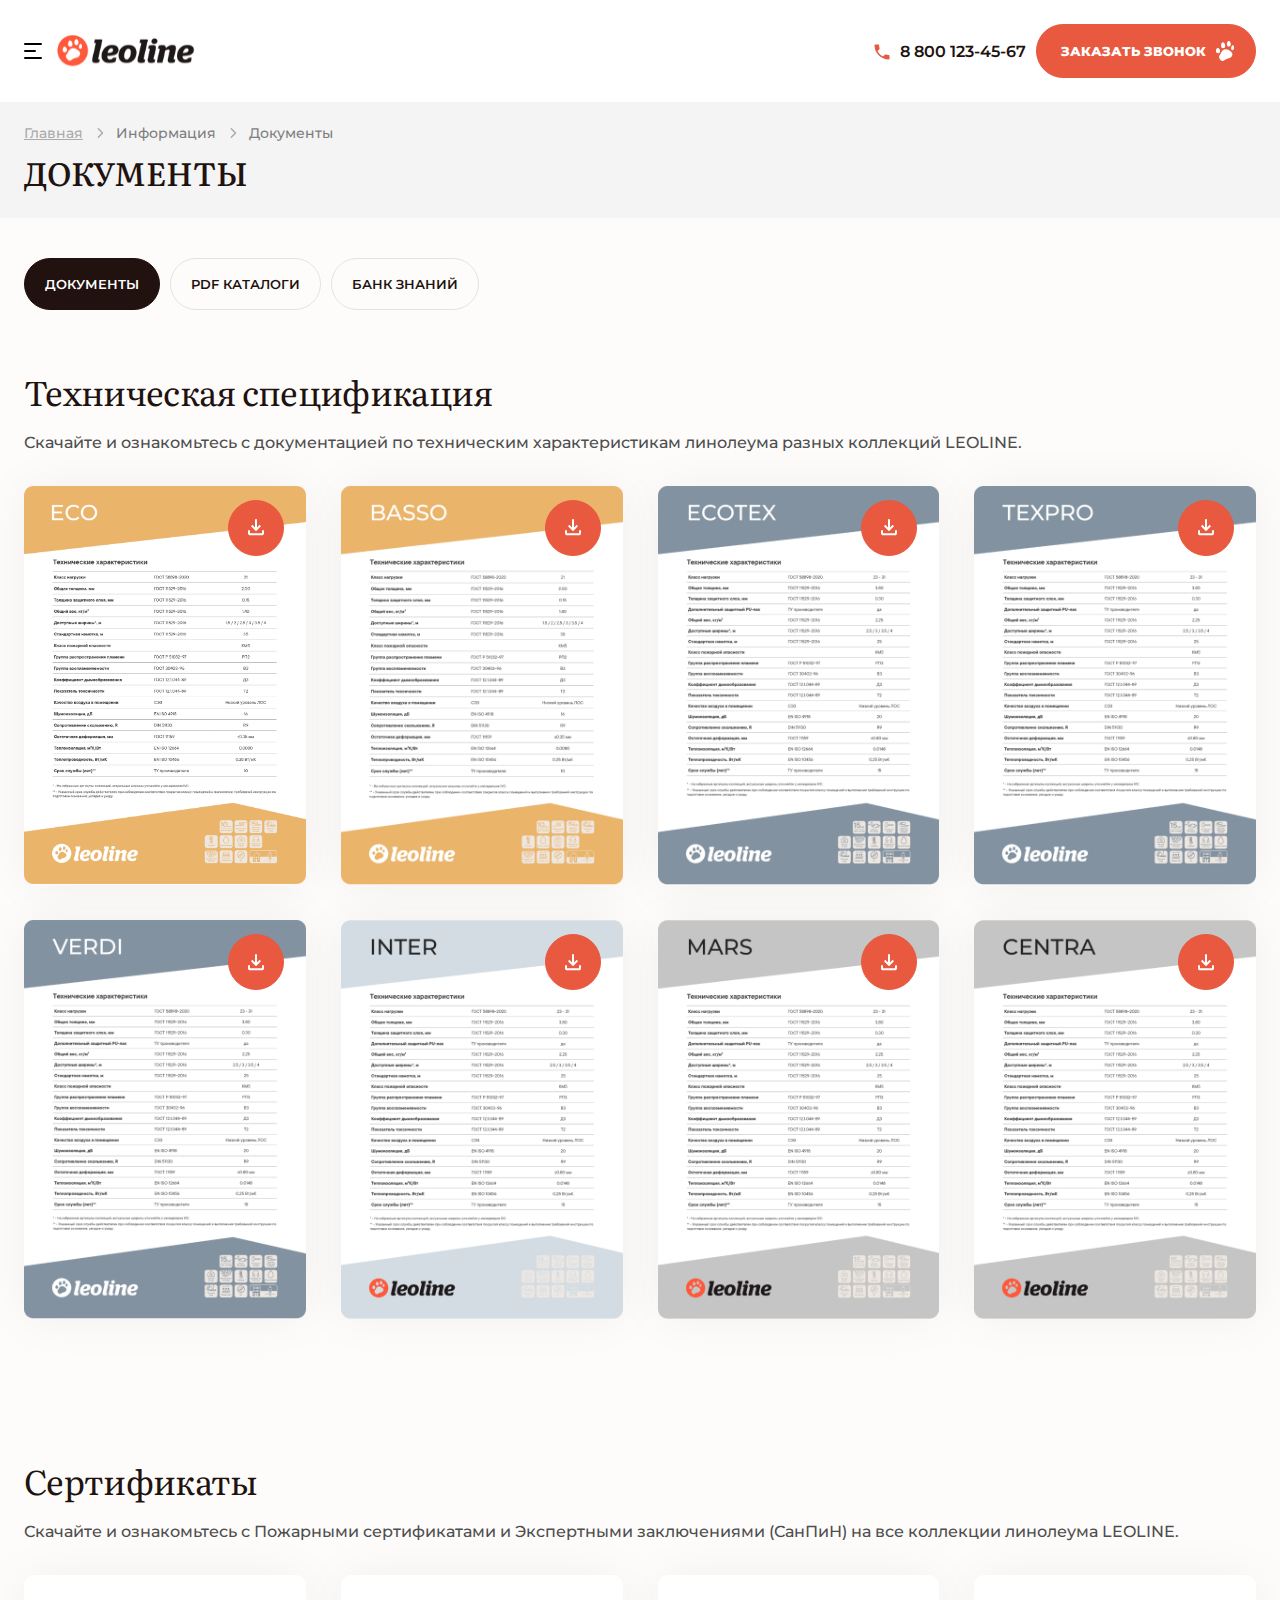
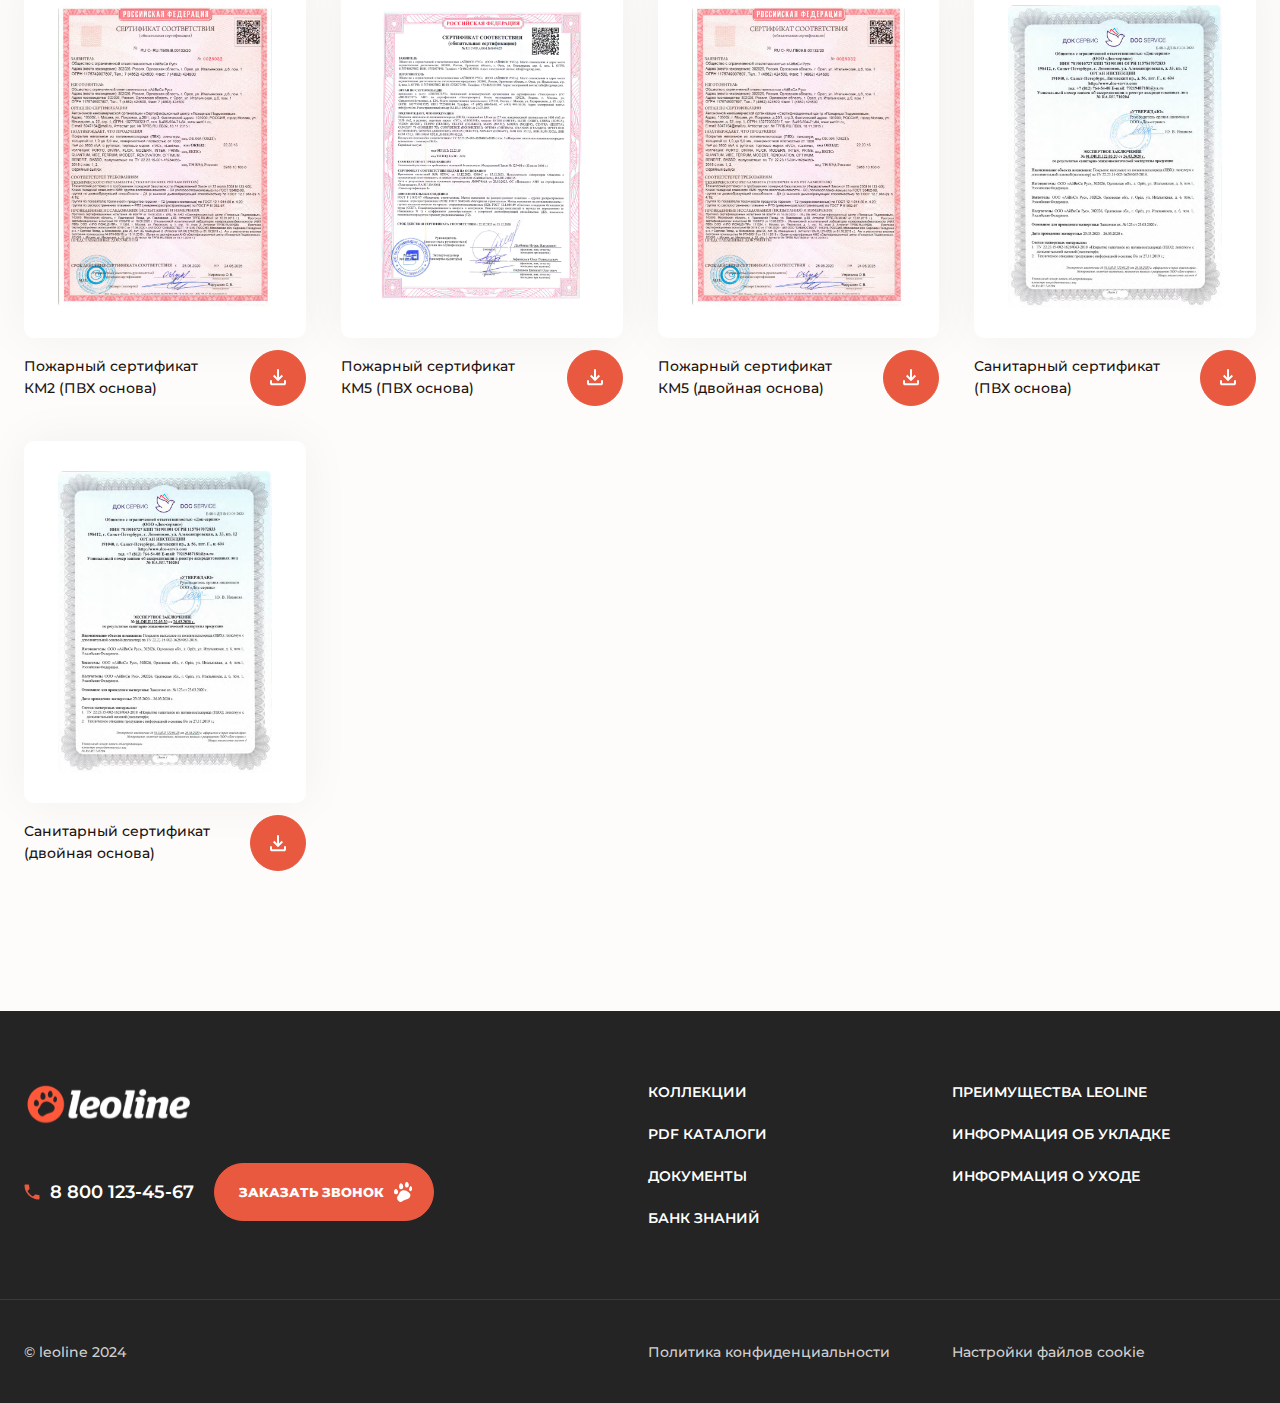
<file: pages/information.html>
<!DOCTYPE html>
<html lang="ru">
<head>
    <meta charset="UTF-8">
    <meta name="viewport" content="width=device-width, initial-scale=1.0">
    <link rel="stylesheet" href="../css/main.css">
    <link rel="stylesheet" href="../assets/libs/fancybox.css">
    <title>информация</title>
</head>
<body>
    <header class="header">
        <div class="container">
            <div class="header__wrapper">
                <button class="btn-menu">
                    <span></span>
                    <span></span>
                    <span></span>
                </button>
                <a href="../index.html" class="logo">
                    <img src="../assets/img/icons/logo.svg" alt="">
                </a>
                <nav class="menu">
                    <ul class="menu-nav">
                        <li class="menu-nav__item">
                            <a href="collection.html" class="menu-nav__link">коллекции</a>
                        </li>
                        <li class="menu-nav__item">
                            <a href="information.html" class="menu-nav__link menu-nav__link--active">информация</a>
                        </li>
                        <li class="menu-nav__item">
                            <a href="pdf.html" class="menu-nav__link">PDF каталоги</a>
                        </li>
                        <li class="menu-nav__item">
                            <a href="advantages.html" class="menu-nav__link">Преимущества LEOLINE</a>
                        </li>
                    </ul>
                </nav> 
                <div class="header__contacts header__contacts--desktop">
                    <a href="tel:88001234567" class="header__phone">8 800 123-45-67</a>
                    <button class="btn header__btn">
                        <span>заказать звонок</span>
                        <svg width="19" height="20" viewBox="0 0 19 20" fill="none" xmlns="http://www.w3.org/2000/svg">
                            <g clip-path="url(#clip0_63_586)">
                                <path d="M14.5792 10.3487C14.7772 10.5244 14.97 10.7042 15.1614 10.8871C15.2135 10.9342 15.2657 10.9813 15.3195 11.0298C15.8442 11.519 16.3243 12.2008 16.3981 12.9284C16.4111 14.1511 16.0806 15.1806 15.247 16.0988C14.3473 16.934 13.1743 17.2741 12.0263 17.621C10.7065 18.0214 9.40392 18.4419 8.30147 19.2994C7.7723 19.7048 7.24882 20.0617 6.54744 20.0274C5.50496 19.8654 4.67617 19.2197 4.04366 18.4028C3.59701 17.7361 3.13098 16.9432 3.06458 16.129C3.05813 16.0521 3.05169 15.9752 3.04505 15.8959C3.00568 14.9743 3.34999 14.4752 3.89517 13.7671C4.33096 13.182 4.65827 12.5393 4.9901 11.8912C5.74284 10.4381 6.73203 9.15521 8.31659 8.59375C10.6306 7.92561 12.795 8.85772 14.5792 10.3487Z" />
                                <path d="M7.45976 1.41632C8.24915 1.73014 8.55081 2.28126 8.91295 3.01631C9.28543 3.92148 9.37999 5.01429 9.03234 5.94253C8.79001 6.43889 8.45051 6.78537 7.95497 7.02904C7.38941 7.20891 6.68096 7.16579 6.12911 6.94871C5.6265 6.65617 5.35332 6.20058 5.20075 5.65208C4.92115 4.45763 5.12816 3.09204 5.72589 2.01612C6.23547 1.31723 6.62479 1.14757 7.45976 1.41632Z" />
                                <path d="M13.5081 0.196583C14.2137 0.704122 14.5557 1.49622 14.725 2.33148C14.8333 3.14736 14.8556 4.01176 14.382 4.71555C13.9893 5.19657 13.5792 5.49417 12.9606 5.59445C12.3569 5.62868 11.9153 5.3875 11.4718 4.99497C10.9473 4.42602 10.8391 3.74035 10.849 2.98876C10.8966 1.90152 11.3409 1.01458 12.1245 0.272188C12.5715 -0.0989041 13.0242 -0.0965095 13.5081 0.196583Z" />
                                <path d="M2.74199 7.25806C3.45012 7.69643 3.82097 8.57923 4.01215 9.35988C4.08641 10.2324 4.02046 10.9825 3.4678 11.6935C3.07525 12.1085 2.53143 12.2233 1.9809 12.2933C1.30681 12.2106 0.798837 12.0078 0.357918 11.4831C0.0547677 10.979 -0.0410672 10.5132 -0.0301867 9.92943C-0.0293681 9.86565 -0.0285494 9.80188 -0.0277059 9.73617C-0.00269603 8.79238 0.322115 7.98209 0.982918 7.29334C1.51031 6.83627 2.16183 6.96986 2.74199 7.25806Z" />
                                <path d="M16.9356 4.35484C17.4583 4.56575 17.7326 4.90274 17.984 5.40322C18.2779 6.23684 18.284 7.30193 17.9307 8.11775C17.6902 8.53773 17.3972 8.93241 16.9356 9.1129C16.5217 9.17976 16.1481 9.15856 15.7763 8.95665C15.419 8.69409 15.2537 8.41624 15.1614 7.98387C15.0621 6.83187 15.1877 5.65835 15.9326 4.72782C16.2628 4.37214 16.4561 4.30689 16.9356 4.35484Z" />
                            </g>
                            <defs>
                                <clipPath id="clip0_63_586">
                                <rect width="18.1452" height="20" />
                                </clipPath>
                            </defs>
                        </svg>
                    </button>
                </div>
                <div class="header__contacts header__contacts--mobile">
                    <button class="header__icon">
                        <img src="../assets/img/icons/white-search.svg" alt="">
                    </button>
                    <button class="header__icon">
                        <img src="../assets/img/icons/white-phone.svg" alt="">
                    </button>
                </div>

                <div class="mobile-menu">
                    <div class="mobile-menu__wrapper">
                        <button class="close-menu">
                            <img src="../assets/img/icons/close-menu.svg" alt="">
                        </button>
                        <ul class="menu-nav">
                            <li class="menu-nav__item">
                                <a href="collection.html" class="menu-nav__link menu-nav__link--active">коллекции</a>
                            </li>
                            <li class="menu-nav__item">
                                <a href="information.html" class="menu-nav__link">информация</a>
                            </li>
                            <li class="menu-nav__item">
                                <a href="pdf.html" class="menu-nav__link">PDF каталоги</a>
                            </li>
                            <li class="menu-nav__item">
                                <a href="laying.html" class="menu-nav__link">мнформация об укладке</a>
                            </li>
                            <li class="menu-nav__item">
                                <a href="care.html" class="menu-nav__link">информация об уходе</a>
                            </li>
                        </ul>
                    </div>
                </div>
                <div class="overlay"></div>
            </div>
        </div>
    </header>

    <main>
        <div class="breadcrumb">
            <div class="container">
                <div class="breadcrumb__wrapper">
                    <ul class="breadcrumb__list">
                        <li class="breadcrumb__item">
                            <a href="../index.html" class="breadcrumb__link">Главная</a>
                        </li>
                        <li class="breadcrumb__item">
                            <span class="breadcrumb__link breadcrumb__link--active">информация</span>
                        </li>
                        <li class="breadcrumb__item">
                            <span class="breadcrumb__link breadcrumb__link--active">документы</span>
                        </li>
                    </ul>
                    <p class="breadcrumb__title">документы</p>
                </div>
            </div>
        </div>
        
        <section class="section">
            <div class="container">
                <ul class="information-tabs">
                    <li class="information-tabs__item">
                        <a href="#" class="information-tabs__link information-tabs__link--active">документы</a>
                    </li>
                    <li class="information-tabs__item">
                        <a href="pdf.html" class="information-tabs__link">PDF каталоги</a>
                    </li>
                    <li class="information-tabs__item">
                        <a href="bank.html" class="information-tabs__link">банк знаний</a>
                    </li>
                </ul>
            </div>
        </section>

        <section class="section section--top">
            <div class="container">
                <div class="documents">
                    <p class="documents__title">Техническая спецификация</p>
                    <p class="documents__subtitle">Скачайте и ознакомьтесь с документацией по техническим характеристикам линолеума разных коллекций LEOLINE.</p>
                    <div class="documents__wrapper">
                        <div class="documents__item">
                            <div class="documents__download">
                                <a href="" class="documents__link">
                                    <svg width="16" height="17" viewBox="0 0 16 17" fill="none" xmlns="http://www.w3.org/2000/svg">
                                        <path d="M8 12.2858L3 7.28577L4.4 5.83577L7 8.43577V0.285767H9V8.43577L11.6 5.83577L13 7.28577L8 12.2858ZM2 16.2858C1.45 16.2858 0.979333 16.0901 0.588 15.6988C0.196666 15.3074 0.000666667 14.8364 0 14.2858V11.2858H2V14.2858H14V11.2858H16V14.2858C16 14.8358 15.8043 15.3068 15.413 15.6988C15.0217 16.0908 14.5507 16.2864 14 16.2858H2Z" />
                                    </svg>
                                </a>
                            </div>
                            <a href="../assets/img/doc/eco.png" data-fancybox="specification">
                                <img src="../assets/img/doc/eco.png" class="documents__img" alt="">
                            </a>
                        </div>
                        <div class="documents__item">
                            <div class="documents__download">
                                <a href="" class="documents__link">
                                    <svg width="16" height="17" viewBox="0 0 16 17" fill="none" xmlns="http://www.w3.org/2000/svg">
                                        <path d="M8 12.2858L3 7.28577L4.4 5.83577L7 8.43577V0.285767H9V8.43577L11.6 5.83577L13 7.28577L8 12.2858ZM2 16.2858C1.45 16.2858 0.979333 16.0901 0.588 15.6988C0.196666 15.3074 0.000666667 14.8364 0 14.2858V11.2858H2V14.2858H14V11.2858H16V14.2858C16 14.8358 15.8043 15.3068 15.413 15.6988C15.0217 16.0908 14.5507 16.2864 14 16.2858H2Z" />
                                    </svg>
                                </a>
                            </div>
                            <a href="../assets/img/doc/basso.png" data-fancybox="specification">
                                <img src="../assets/img/doc/basso.png" class="documents__img" alt="">
                            </a>
                        </div>
                        <div class="documents__item">
                            <div class="documents__download">
                                <a href="" class="documents__link">
                                    <svg width="16" height="17" viewBox="0 0 16 17" fill="none" xmlns="http://www.w3.org/2000/svg">
                                        <path d="M8 12.2858L3 7.28577L4.4 5.83577L7 8.43577V0.285767H9V8.43577L11.6 5.83577L13 7.28577L8 12.2858ZM2 16.2858C1.45 16.2858 0.979333 16.0901 0.588 15.6988C0.196666 15.3074 0.000666667 14.8364 0 14.2858V11.2858H2V14.2858H14V11.2858H16V14.2858C16 14.8358 15.8043 15.3068 15.413 15.6988C15.0217 16.0908 14.5507 16.2864 14 16.2858H2Z" />
                                    </svg>
                                </a>
                            </div>
                            <a href="../assets/img/doc/ecotext.png" data-fancybox="specification">
                                <img src="../assets/img/doc/ecotext.png" class="documents__img" alt="">
                            </a>
                        </div>
                        <div class="documents__item">
                            <div class="documents__download">
                                <a href="" class="documents__link">
                                    <svg width="16" height="17" viewBox="0 0 16 17" fill="none" xmlns="http://www.w3.org/2000/svg">
                                        <path d="M8 12.2858L3 7.28577L4.4 5.83577L7 8.43577V0.285767H9V8.43577L11.6 5.83577L13 7.28577L8 12.2858ZM2 16.2858C1.45 16.2858 0.979333 16.0901 0.588 15.6988C0.196666 15.3074 0.000666667 14.8364 0 14.2858V11.2858H2V14.2858H14V11.2858H16V14.2858C16 14.8358 15.8043 15.3068 15.413 15.6988C15.0217 16.0908 14.5507 16.2864 14 16.2858H2Z" />
                                    </svg>
                                </a>
                            </div>
                            <a href="../assets/img/doc/texpro.png" data-fancybox="specification">
                                <img src="../assets/img/doc/texpro.png" class="documents__img" alt="">
                            </a>
                        </div>
                        <div class="documents__item">
                            <div class="documents__download">
                                <a href="" class="documents__link">
                                    <svg width="16" height="17" viewBox="0 0 16 17" fill="none" xmlns="http://www.w3.org/2000/svg">
                                        <path d="M8 12.2858L3 7.28577L4.4 5.83577L7 8.43577V0.285767H9V8.43577L11.6 5.83577L13 7.28577L8 12.2858ZM2 16.2858C1.45 16.2858 0.979333 16.0901 0.588 15.6988C0.196666 15.3074 0.000666667 14.8364 0 14.2858V11.2858H2V14.2858H14V11.2858H16V14.2858C16 14.8358 15.8043 15.3068 15.413 15.6988C15.0217 16.0908 14.5507 16.2864 14 16.2858H2Z" />
                                    </svg>
                                </a>
                            </div>
                            <a href="../assets/img/doc/verdi.png" data-fancybox="specification">
                                <img src="../assets/img/doc/verdi.png" class="documents__img" alt="">
                            </a>
                        </div>
                        <div class="documents__item">
                            <div class="documents__download">
                                <a href="" class="documents__link">
                                    <svg width="16" height="17" viewBox="0 0 16 17" fill="none" xmlns="http://www.w3.org/2000/svg">
                                        <path d="M8 12.2858L3 7.28577L4.4 5.83577L7 8.43577V0.285767H9V8.43577L11.6 5.83577L13 7.28577L8 12.2858ZM2 16.2858C1.45 16.2858 0.979333 16.0901 0.588 15.6988C0.196666 15.3074 0.000666667 14.8364 0 14.2858V11.2858H2V14.2858H14V11.2858H16V14.2858C16 14.8358 15.8043 15.3068 15.413 15.6988C15.0217 16.0908 14.5507 16.2864 14 16.2858H2Z" />
                                    </svg>
                                </a>
                            </div>
                            <a href="../assets/img/doc/inter.png" data-fancybox="specification">
                                <img src="../assets/img/doc/inter.png" class="documents__img" alt="">
                            </a>
                        </div>
                        <div class="documents__item">
                            <div class="documents__download">
                                <a href="" class="documents__link">
                                    <svg width="16" height="17" viewBox="0 0 16 17" fill="none" xmlns="http://www.w3.org/2000/svg">
                                        <path d="M8 12.2858L3 7.28577L4.4 5.83577L7 8.43577V0.285767H9V8.43577L11.6 5.83577L13 7.28577L8 12.2858ZM2 16.2858C1.45 16.2858 0.979333 16.0901 0.588 15.6988C0.196666 15.3074 0.000666667 14.8364 0 14.2858V11.2858H2V14.2858H14V11.2858H16V14.2858C16 14.8358 15.8043 15.3068 15.413 15.6988C15.0217 16.0908 14.5507 16.2864 14 16.2858H2Z" />
                                    </svg>
                                </a>
                            </div>
                            <a href="../assets/img/doc/mars.png" data-fancybox="specification">
                                <img src="../assets/img/doc/mars.png" class="documents__img" alt="">
                            </a>
                        </div>
                        <div class="documents__item">
                            <div class="documents__download">
                                <a href="" class="documents__link">
                                    <svg width="16" height="17" viewBox="0 0 16 17" fill="none" xmlns="http://www.w3.org/2000/svg">
                                        <path d="M8 12.2858L3 7.28577L4.4 5.83577L7 8.43577V0.285767H9V8.43577L11.6 5.83577L13 7.28577L8 12.2858ZM2 16.2858C1.45 16.2858 0.979333 16.0901 0.588 15.6988C0.196666 15.3074 0.000666667 14.8364 0 14.2858V11.2858H2V14.2858H14V11.2858H16V14.2858C16 14.8358 15.8043 15.3068 15.413 15.6988C15.0217 16.0908 14.5507 16.2864 14 16.2858H2Z" />
                                    </svg>
                                </a>
                            </div>
                            <a href="../assets/img/doc/centra.png" data-fancybox="specification">
                                <img src="../assets/img/doc/centra.png" class="documents__img" alt="">
                            </a>
                        </div>
                    </div>
                </div>
            </div>
        </section>

        <section class="section section--top_xl">
            <div class="container">
                <div class="documents">
                    <p class="documents__title">Сертификаты</p>
                    <p class="documents__subtitle">Скачайте и ознакомьтесь с Пожарными сертификатами и Экспертными заключениями (СанПиН) на все коллекции линолеума LEOLINE.</p>
                    <div class="documents__wrapper">
                        <div class="documents__item documents__item--certificate">
                            <a href="../assets/img/doc/cert-1.png" data-fancybox="certificate" class="documents__inner">
                                <img src="../assets/img/doc/cert-1.png" class="documents__img" alt="">
                            </a>
                            <div class="documents__bottom">
                                <p class="documents__text">Пожарный сертификат КМ2 (ПВХ основа)</p>
                                <div class="documents__load">
                                    <a href="" class="documents__link">
                                        <svg width="16" height="17" viewBox="0 0 16 17" fill="none" xmlns="http://www.w3.org/2000/svg">
                                            <path d="M8 12.2858L3 7.28577L4.4 5.83577L7 8.43577V0.285767H9V8.43577L11.6 5.83577L13 7.28577L8 12.2858ZM2 16.2858C1.45 16.2858 0.979333 16.0901 0.588 15.6988C0.196666 15.3074 0.000666667 14.8364 0 14.2858V11.2858H2V14.2858H14V11.2858H16V14.2858C16 14.8358 15.8043 15.3068 15.413 15.6988C15.0217 16.0908 14.5507 16.2864 14 16.2858H2Z" />
                                        </svg>
                                    </a>
                                </div>
                            </div>
                        </div>
                        <div class="documents__item documents__item--certificate">
                            <a href="../assets/img/doc/cert-2.png" data-fancybox="certificate" class="documents__inner">
                                <img src="../assets/img/doc/cert-2.png" class="documents__img" alt="">
                            </a>
                            <div class="documents__bottom">
                                <p class="documents__text">Пожарный сертификат КМ5 (ПВХ основа)</p>
                                <div class="documents__load">
                                    <a href="" class="documents__link">
                                        <svg width="16" height="17" viewBox="0 0 16 17" fill="none" xmlns="http://www.w3.org/2000/svg">
                                            <path d="M8 12.2858L3 7.28577L4.4 5.83577L7 8.43577V0.285767H9V8.43577L11.6 5.83577L13 7.28577L8 12.2858ZM2 16.2858C1.45 16.2858 0.979333 16.0901 0.588 15.6988C0.196666 15.3074 0.000666667 14.8364 0 14.2858V11.2858H2V14.2858H14V11.2858H16V14.2858C16 14.8358 15.8043 15.3068 15.413 15.6988C15.0217 16.0908 14.5507 16.2864 14 16.2858H2Z" />
                                        </svg>
                                    </a>
                                </div>
                            </div>
                        </div>
                        <div class="documents__item documents__item--certificate">
                            <a href="../assets/img/doc/cert-3.png" data-fancybox="certificate" class="documents__inner">
                                <img src="../assets/img/doc/cert-3.png" class="documents__img" alt="">
                            </a>
                            <div class="documents__bottom">
                                <p class="documents__text">Пожарный сертификат КМ5 (двойная основа)</p>
                                <div class="documents__load">
                                    <a href="" class="documents__link">
                                        <svg width="16" height="17" viewBox="0 0 16 17" fill="none" xmlns="http://www.w3.org/2000/svg">
                                            <path d="M8 12.2858L3 7.28577L4.4 5.83577L7 8.43577V0.285767H9V8.43577L11.6 5.83577L13 7.28577L8 12.2858ZM2 16.2858C1.45 16.2858 0.979333 16.0901 0.588 15.6988C0.196666 15.3074 0.000666667 14.8364 0 14.2858V11.2858H2V14.2858H14V11.2858H16V14.2858C16 14.8358 15.8043 15.3068 15.413 15.6988C15.0217 16.0908 14.5507 16.2864 14 16.2858H2Z" />
                                        </svg>
                                    </a>
                                </div>
                            </div>
                        </div>
                        <div class="documents__item documents__item--certificate">
                            <a href="../assets/img/doc/cert-4.png" data-fancybox="certificate" class="documents__inner">
                                <img src="../assets/img/doc/cert-4.png" class="documents__img" alt="">
                            </a>
                            <div class="documents__bottom">
                                <p class="documents__text">Санитарный сертификат (ПВХ основа)</p>
                                <div class="documents__load">
                                    <a href="" class="documents__link">
                                        <svg width="16" height="17" viewBox="0 0 16 17" fill="none" xmlns="http://www.w3.org/2000/svg">
                                            <path d="M8 12.2858L3 7.28577L4.4 5.83577L7 8.43577V0.285767H9V8.43577L11.6 5.83577L13 7.28577L8 12.2858ZM2 16.2858C1.45 16.2858 0.979333 16.0901 0.588 15.6988C0.196666 15.3074 0.000666667 14.8364 0 14.2858V11.2858H2V14.2858H14V11.2858H16V14.2858C16 14.8358 15.8043 15.3068 15.413 15.6988C15.0217 16.0908 14.5507 16.2864 14 16.2858H2Z" />
                                        </svg>
                                    </a>
                                </div>
                            </div>
                        </div>
                        <div class="documents__item documents__item--certificate">
                            <a href="../assets/img/doc/cert-5.png" data-fancybox="certificate" class="documents__inner">
                                <img src="../assets/img/doc/cert-5.png" class="documents__img" alt="">
                            </a>
                            <div class="documents__bottom">
                                <p class="documents__text">Санитарный сертификат (двойная основа)</p>
                                <div class="documents__load">
                                    <a href="" class="documents__link">
                                        <svg width="16" height="17" viewBox="0 0 16 17" fill="none" xmlns="http://www.w3.org/2000/svg">
                                            <path d="M8 12.2858L3 7.28577L4.4 5.83577L7 8.43577V0.285767H9V8.43577L11.6 5.83577L13 7.28577L8 12.2858ZM2 16.2858C1.45 16.2858 0.979333 16.0901 0.588 15.6988C0.196666 15.3074 0.000666667 14.8364 0 14.2858V11.2858H2V14.2858H14V11.2858H16V14.2858C16 14.8358 15.8043 15.3068 15.413 15.6988C15.0217 16.0908 14.5507 16.2864 14 16.2858H2Z" />
                                        </svg>
                                    </a>
                                </div>
                            </div>
                        </div>
                    </div>
                </div>
            </div>
        </section>
    </main>

    <footer class="footer">
        <div class="footer__top">
            <div class="container">
                <div class="footer__row">
                    <div class="footer__left">
                        <a href="../index.html" class="footer__logo">
                            <img src="../assets/img/icons/footer-logo.svg" alt="">
                        </a>
                        <div class="footer__contacts">
                            <a href="tel:88001234567" class="footer__phone">8 800 123-45-67</a>
                            <button class="btn footer__btn">
                                <span>заказать звонок</span>
                                <svg width="19" height="20" viewBox="0 0 19 20" fill="none" xmlns="http://www.w3.org/2000/svg">
                                    <g clip-path="url(#clip0_63_586)">
                                      <path d="M14.5792 10.3487C14.7772 10.5244 14.97 10.7042 15.1614 10.8871C15.2135 10.9342 15.2657 10.9813 15.3195 11.0298C15.8442 11.519 16.3243 12.2008 16.3981 12.9284C16.4111 14.1511 16.0806 15.1806 15.247 16.0988C14.3473 16.934 13.1743 17.2741 12.0263 17.621C10.7065 18.0214 9.40392 18.4419 8.30147 19.2994C7.7723 19.7048 7.24882 20.0617 6.54744 20.0274C5.50496 19.8654 4.67617 19.2197 4.04366 18.4028C3.59701 17.7361 3.13098 16.9432 3.06458 16.129C3.05813 16.0521 3.05169 15.9752 3.04505 15.8959C3.00568 14.9743 3.34999 14.4752 3.89517 13.7671C4.33096 13.182 4.65827 12.5393 4.9901 11.8912C5.74284 10.4381 6.73203 9.15521 8.31659 8.59375C10.6306 7.92561 12.795 8.85772 14.5792 10.3487Z" />
                                      <path d="M7.45976 1.41632C8.24915 1.73014 8.55081 2.28126 8.91295 3.01631C9.28543 3.92148 9.37999 5.01429 9.03234 5.94253C8.79001 6.43889 8.45051 6.78537 7.95497 7.02904C7.38941 7.20891 6.68096 7.16579 6.12911 6.94871C5.6265 6.65617 5.35332 6.20058 5.20075 5.65208C4.92115 4.45763 5.12816 3.09204 5.72589 2.01612C6.23547 1.31723 6.62479 1.14757 7.45976 1.41632Z" />
                                      <path d="M13.5081 0.196583C14.2137 0.704122 14.5557 1.49622 14.725 2.33148C14.8333 3.14736 14.8556 4.01176 14.382 4.71555C13.9893 5.19657 13.5792 5.49417 12.9606 5.59445C12.3569 5.62868 11.9153 5.3875 11.4718 4.99497C10.9473 4.42602 10.8391 3.74035 10.849 2.98876C10.8966 1.90152 11.3409 1.01458 12.1245 0.272188C12.5715 -0.0989041 13.0242 -0.0965095 13.5081 0.196583Z" />
                                      <path d="M2.74199 7.25806C3.45012 7.69643 3.82097 8.57923 4.01215 9.35988C4.08641 10.2324 4.02046 10.9825 3.4678 11.6935C3.07525 12.1085 2.53143 12.2233 1.9809 12.2933C1.30681 12.2106 0.798837 12.0078 0.357918 11.4831C0.0547677 10.979 -0.0410672 10.5132 -0.0301867 9.92943C-0.0293681 9.86565 -0.0285494 9.80188 -0.0277059 9.73617C-0.00269603 8.79238 0.322115 7.98209 0.982918 7.29334C1.51031 6.83627 2.16183 6.96986 2.74199 7.25806Z" />
                                      <path d="M16.9356 4.35484C17.4583 4.56575 17.7326 4.90274 17.984 5.40322C18.2779 6.23684 18.284 7.30193 17.9307 8.11775C17.6902 8.53773 17.3972 8.93241 16.9356 9.1129C16.5217 9.17976 16.1481 9.15856 15.7763 8.95665C15.419 8.69409 15.2537 8.41624 15.1614 7.98387C15.0621 6.83187 15.1877 5.65835 15.9326 4.72782C16.2628 4.37214 16.4561 4.30689 16.9356 4.35484Z" />
                                    </g>
                                    <defs>
                                      <clipPath id="clip0_63_586">
                                        <rect width="18.1452" height="20" />
                                      </clipPath>
                                    </defs>
                                </svg>
                            </button>
                        </div>
                    </div>
                    <div class="footer__right">
                        <div class="footer__column">
                            <ul class="footer-menu">
                                <li class="footer-menu__list">
                                    <a href="#" class="footer-menu__link">коллекции</a>
                                </li>
                                <li class="footer-menu__list">
                                    <a href="pdf.html" class="footer-menu__link">PDF каталоги</a>
                                </li>
                                <li class="footer-menu__list">
                                    <a href="information.html" class="footer-menu__link">документы</a>
                                </li>
                                <li class="footer-menu__list">
                                    <a href="bank.html" class="footer-menu__link">банк знаний</a>
                                </li>
                            </ul>
                        </div>
                        <div class="footer__column">
                            <ul class="footer-menu">
                                <li class="footer-menu__list">
                                    <a href="advantages.html" class="footer-menu__link">преимущества leoline</a>
                                </li>
                                <li class="footer-menu__list">
                                    <a href="laying.html" class="footer-menu__link">Информация об укладке</a>
                                </li>
                                <li class="footer-menu__list">
                                    <a href="care.html" class="footer-menu__link">Информация о уходе</a>
                                </li>
                            </ul>
                        </div>
                    </div>
                </div>
            </div>
        </div>
        <div class="footer__bottom">
            <div class="container">
                <div class="footer__row">
                    <p class="copyright">© leoline 2024</p>
                    <div class="footer__right">
                        <div class="footer__column">
                            <a href="" class="footer__link">Политика конфиденциальности</a>
                        </div>
                        <div class="footer__column">
                            <a href="" class="footer__link">Настройки файлов cookie</a>
                        </div>
                    </div>
                </div>
            </div>
        </div>
    </footer>
    
    <script src="../assets/libs/jquery.min.js"></script>
    <script src="../assets/libs/fancybox.umd.js"></script>
    <script src="../assets/js/script.js"></script>
</body>
</html>
</file>
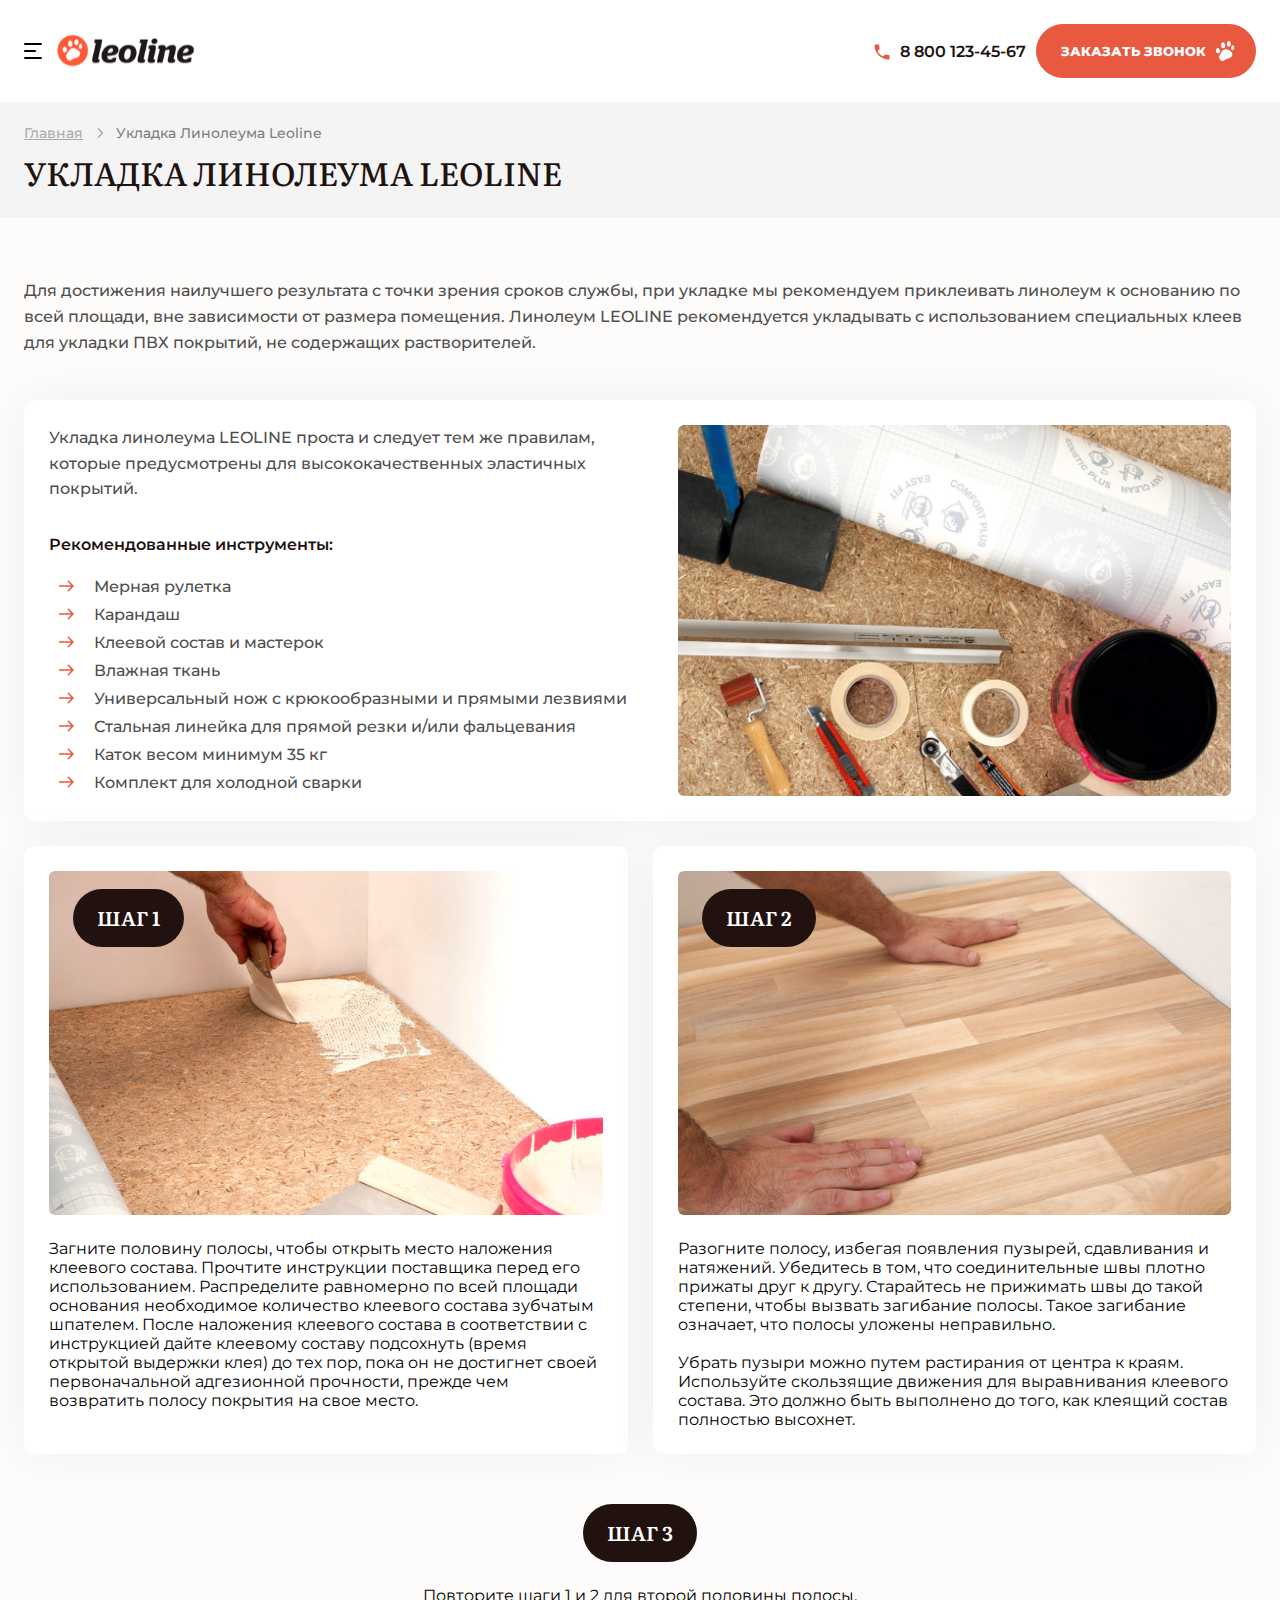
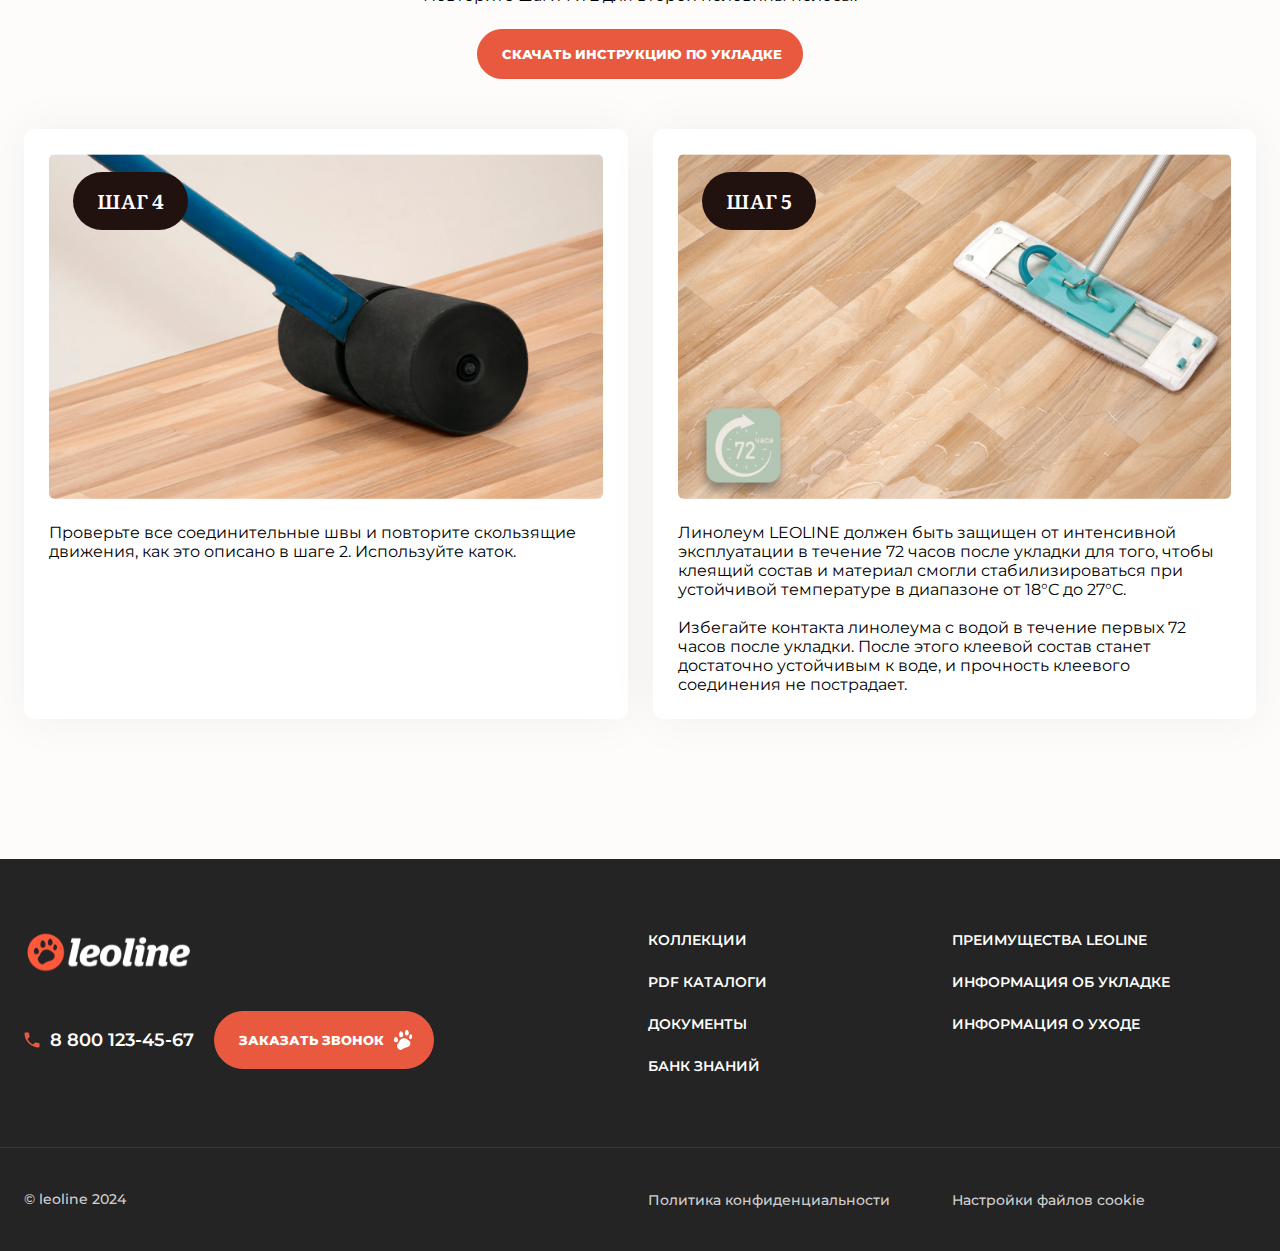
<file: pages/laying.html>
<!DOCTYPE html>
<html lang="ru">
<head>
    <meta charset="UTF-8">
    <meta name="viewport" content="width=device-width, initial-scale=1.0">
    <link rel="stylesheet" href="../assets/libs/fancybox.css">
    <link rel="stylesheet" href="../css/main.css">
    <title>Банк знаний</title>
</head>
<body>
    <header class="header">
        <div class="container">
            <div class="header__wrapper">
                <button class="btn-menu">
                    <span></span>
                    <span></span>
                    <span></span>
                </button>
                <a href="../index.html" class="logo">
                    <img src="../assets/img/icons/logo.svg" alt="">
                </a>
                <nav class="menu">
                    <ul class="menu-nav">
                        <li class="menu-nav__item">
                            <a href="collection.html" class="menu-nav__link">коллекции</a>
                        </li>
                        <li class="menu-nav__item">
                            <a href="information.html" class="menu-nav__link">информация</a>
                        </li>
                        <li class="menu-nav__item">
                            <a href="pdf.html" class="menu-nav__link">PDF каталоги</a>
                        </li>
                        <li class="menu-nav__item">
                            <a href="advantages.html" class="menu-nav__link">Преимущества LEOLINE</a>
                        </li>
                    </ul>
                </nav> 
                <div class="header__contacts header__contacts--desktop">
                    <a href="tel:88001234567" class="header__phone">8 800 123-45-67</a>
                    <button class="btn header__btn">
                        <span>заказать звонок</span>
                        <svg width="19" height="20" viewBox="0 0 19 20" fill="none" xmlns="http://www.w3.org/2000/svg">
                            <g clip-path="url(#clip0_63_586)">
                                <path d="M14.5792 10.3487C14.7772 10.5244 14.97 10.7042 15.1614 10.8871C15.2135 10.9342 15.2657 10.9813 15.3195 11.0298C15.8442 11.519 16.3243 12.2008 16.3981 12.9284C16.4111 14.1511 16.0806 15.1806 15.247 16.0988C14.3473 16.934 13.1743 17.2741 12.0263 17.621C10.7065 18.0214 9.40392 18.4419 8.30147 19.2994C7.7723 19.7048 7.24882 20.0617 6.54744 20.0274C5.50496 19.8654 4.67617 19.2197 4.04366 18.4028C3.59701 17.7361 3.13098 16.9432 3.06458 16.129C3.05813 16.0521 3.05169 15.9752 3.04505 15.8959C3.00568 14.9743 3.34999 14.4752 3.89517 13.7671C4.33096 13.182 4.65827 12.5393 4.9901 11.8912C5.74284 10.4381 6.73203 9.15521 8.31659 8.59375C10.6306 7.92561 12.795 8.85772 14.5792 10.3487Z" />
                                <path d="M7.45976 1.41632C8.24915 1.73014 8.55081 2.28126 8.91295 3.01631C9.28543 3.92148 9.37999 5.01429 9.03234 5.94253C8.79001 6.43889 8.45051 6.78537 7.95497 7.02904C7.38941 7.20891 6.68096 7.16579 6.12911 6.94871C5.6265 6.65617 5.35332 6.20058 5.20075 5.65208C4.92115 4.45763 5.12816 3.09204 5.72589 2.01612C6.23547 1.31723 6.62479 1.14757 7.45976 1.41632Z" />
                                <path d="M13.5081 0.196583C14.2137 0.704122 14.5557 1.49622 14.725 2.33148C14.8333 3.14736 14.8556 4.01176 14.382 4.71555C13.9893 5.19657 13.5792 5.49417 12.9606 5.59445C12.3569 5.62868 11.9153 5.3875 11.4718 4.99497C10.9473 4.42602 10.8391 3.74035 10.849 2.98876C10.8966 1.90152 11.3409 1.01458 12.1245 0.272188C12.5715 -0.0989041 13.0242 -0.0965095 13.5081 0.196583Z" />
                                <path d="M2.74199 7.25806C3.45012 7.69643 3.82097 8.57923 4.01215 9.35988C4.08641 10.2324 4.02046 10.9825 3.4678 11.6935C3.07525 12.1085 2.53143 12.2233 1.9809 12.2933C1.30681 12.2106 0.798837 12.0078 0.357918 11.4831C0.0547677 10.979 -0.0410672 10.5132 -0.0301867 9.92943C-0.0293681 9.86565 -0.0285494 9.80188 -0.0277059 9.73617C-0.00269603 8.79238 0.322115 7.98209 0.982918 7.29334C1.51031 6.83627 2.16183 6.96986 2.74199 7.25806Z" />
                                <path d="M16.9356 4.35484C17.4583 4.56575 17.7326 4.90274 17.984 5.40322C18.2779 6.23684 18.284 7.30193 17.9307 8.11775C17.6902 8.53773 17.3972 8.93241 16.9356 9.1129C16.5217 9.17976 16.1481 9.15856 15.7763 8.95665C15.419 8.69409 15.2537 8.41624 15.1614 7.98387C15.0621 6.83187 15.1877 5.65835 15.9326 4.72782C16.2628 4.37214 16.4561 4.30689 16.9356 4.35484Z" />
                            </g>
                            <defs>
                                <clipPath id="clip0_63_586">
                                <rect width="18.1452" height="20" />
                                </clipPath>
                            </defs>
                        </svg>
                    </button>
                </div>
                <div class="header__contacts header__contacts--mobile">
                    <button class="header__icon">
                        <img src="../assets/img/icons/white-search.svg" alt="">
                    </button>
                    <button class="header__icon">
                        <img src="../assets/img/icons/white-phone.svg" alt="">
                    </button>
                </div>

                <div class="mobile-menu">
                    <div class="mobile-menu__wrapper">
                        <button class="close-menu">
                            <img src="../assets/img/icons/close-menu.svg" alt="">
                        </button>
                        <ul class="menu-nav">
                            <li class="menu-nav__item">
                                <a href="collection.html" class="menu-nav__link menu-nav__link--active">коллекции</a>
                            </li>
                            <li class="menu-nav__item">
                                <a href="information.html" class="menu-nav__link">информация</a>
                            </li>
                            <li class="menu-nav__item">
                                <a href="pdf.html" class="menu-nav__link">PDF каталоги</a>
                            </li>
                            <li class="menu-nav__item">
                                <a href="laying.html" class="menu-nav__link">мнформация об укладке</a>
                            </li>
                            <li class="menu-nav__item">
                                <a href="care.html" class="menu-nav__link">информация об уходе</a>
                            </li>
                        </ul>
                    </div>
                </div>
                <div class="overlay"></div>
            </div>
        </div>
    </header>

    <main>
        <div class="breadcrumb">
            <div class="container">
                <div class="breadcrumb__wrapper">
                    <ul class="breadcrumb__list">
                        <li class="breadcrumb__item">
                            <a href="../index.html" class="breadcrumb__link">Главная</a>
                        </li>
                        <li class="breadcrumb__item">
                            <span class="breadcrumb__link breadcrumb__link--active">укладка линолеума Leoline</span>
                        </li>
                    </ul>
                    <p class="breadcrumb__title">укладка линолеума Leoline</p>
                </div>
            </div>
        </div>
        
        <section class="section section--top">
            <div class="container">
                <div class="sample">
                    <p class="sample__header">
                        Для достижения наилучшего результата с точки зрения сроков службы, при укладке мы рекомендуем приклеивать линолеум к основанию по всей площади, вне зависимости от размера помещения. Линолеум LEOLINE рекомендуется укладывать с использованием специальных клеев для укладки ПВХ покрытий, не содержащих растворителей.
                    </p>
                    <div class="sample__wrapper">
                        <div class="sample__item sample__item--full">
                            <div class="sample__inner">
                                <p class="sample__text">Укладка линолеума LEOLINE проста и следует тем же правилам, которые предусмотрены для высококачественных эластичных покрытий.</p>
                                <div class="sample__recommend">
                                    <p>Рекомендованные инструменты:</p>
                                    <ul class="recommend-list recommend-list--arrow">
                                        <li class="recommend-list__item">Мерная рулетка</li>
                                        <li class="recommend-list__item">Карандаш</li>
                                        <li class="recommend-list__item">Клеевой состав и мастерок</li>
                                        <li class="recommend-list__item">Влажная ткань</li>
                                        <li class="recommend-list__item">Универсальный нож с крюкообразными и прямыми лезвиями</li>
                                        <li class="recommend-list__item">Стальная линейка для прямой резки и/или фальцевания</li>
                                        <li class="recommend-list__item">Каток весом минимум 35 кг</li>
                                        <li class="recommend-list__item">Комплект для холодной сварки</li>
                                    </ul>
                                </div>
                            </div>
                            <div class="sample__inner">
                                <img src="../assets/img/photo/step.png" class="sample__img" alt="">
                            </div>
                        </div>    
                        <div class="sample__item">
                            <div class="sample__inner">
                                <div class="sample__step">
                                    <div>шаг 1</div>
                                </div>
                                <img src="../assets/img/photo/step-1.png" class="sample__img" alt="">
                            </div>
                            <div class="sample__description">
                                <p>Загните половину полосы, чтобы открыть место наложения клеевого состава. Прочтите инструкции поставщика перед его использованием. Распределите равномерно по всей площади основания необходимое количество клеевого состава зубчатым шпателем. После наложения клеевого состава в соответствии с инструкцией дайте клеевому составу подсохнуть (время открытой выдержки клея) до тех пор, пока он не достигнет своей первоначальной адгезионной прочности, прежде чем возвратить полосу покрытия на свое место.</p>
                            </div>
                        </div>    
                        <div class="sample__item">
                            <div class="sample__inner">
                                <div class="sample__step">
                                    <div>шаг 2</div>
                                </div>
                                <img src="../assets/img/photo/step-2.png" class="sample__img" alt="">
                            </div>
                            <div class="sample__description">
                                <p>Разогните полосу, избегая появления пузырей, сдавливания и натяжений. Убедитесь в том, что соединительные швы плотно прижаты друг к другу. Старайтесь не прижимать швы до такой степени, чтобы вызвать загибание полосы. Такое загибание означает, что полосы уложены неправильно.<br><br>
                                    Убрать пузыри можно путем растирания от центра к краям. Используйте скользящие движения для выравнивания клеевого состава. Это должно быть выполнено до того, как клеящий состав полностью высохнет.</p>
                            </div>
                        </div>    
                        <div class="sample__item sample__item--full sample__item--transparent">
                            <div class="sample__step">
                                <div>шаг 3</div>
                            </div>
                            <div class="sample__description">Повторите шаги 1 и 2 для второй половины полосы.</div>
                            <a href="" class="btn sample__btn">скачать инструкцию по укладке</a>
                        </div>    
                        <div class="sample__item">
                            <div class="sample__inner">
                                <div class="sample__step">
                                    <div>шаг 4</div>
                                </div>
                                <img src="../assets/img/photo/step-4.png" class="sample__img" alt="">
                            </div>
                            <div class="sample__description">
                                <p>Проверьте все соединительные швы и повторите скользящие движения, как это описано в шаге 2. Используйте каток.</p>
                            </div>
                        </div>    
                        <div class="sample__item">
                            <div class="sample__inner">
                                <div class="sample__step">
                                    <div>шаг 5</div>
                                </div>
                                <img src="../assets/img/photo/step-5.png" class="sample__img" alt="">
                            </div>
                            <div class="sample__description">
                                <p>Линолеум LEOLINE должен быть защищен от интенсивной эксплуатации в течение 72 часов после укладки для того, чтобы клеящий состав и материал смогли стабилизироваться при устойчивой температуре в диапазоне от 18°C до 27°C.<br><br>
                                    Избегайте контакта линолеума с водой в течение первых 72 часов после укладки. После этого клеевой состав станет достаточно устойчивым к воде, и прочность клеевого соединения не пострадает.</p>
                            </div>
                        </div>    
                    </div>
                </div>
            </div>
        </section>
    </main>

    <footer class="footer">
        <div class="footer__top">
            <div class="container">
                <div class="footer__row">
                    <div class="footer__left">
                        <a href="../index.html" class="footer__logo">
                            <img src="../assets/img/icons/footer-logo.svg" alt="">
                        </a>
                        <div class="footer__contacts">
                            <a href="tel:88001234567" class="footer__phone">8 800 123-45-67</a>
                            <button class="btn footer__btn">
                                <span>заказать звонок</span>
                                <svg width="19" height="20" viewBox="0 0 19 20" fill="none" xmlns="http://www.w3.org/2000/svg">
                                    <g clip-path="url(#clip0_63_586)">
                                      <path d="M14.5792 10.3487C14.7772 10.5244 14.97 10.7042 15.1614 10.8871C15.2135 10.9342 15.2657 10.9813 15.3195 11.0298C15.8442 11.519 16.3243 12.2008 16.3981 12.9284C16.4111 14.1511 16.0806 15.1806 15.247 16.0988C14.3473 16.934 13.1743 17.2741 12.0263 17.621C10.7065 18.0214 9.40392 18.4419 8.30147 19.2994C7.7723 19.7048 7.24882 20.0617 6.54744 20.0274C5.50496 19.8654 4.67617 19.2197 4.04366 18.4028C3.59701 17.7361 3.13098 16.9432 3.06458 16.129C3.05813 16.0521 3.05169 15.9752 3.04505 15.8959C3.00568 14.9743 3.34999 14.4752 3.89517 13.7671C4.33096 13.182 4.65827 12.5393 4.9901 11.8912C5.74284 10.4381 6.73203 9.15521 8.31659 8.59375C10.6306 7.92561 12.795 8.85772 14.5792 10.3487Z" />
                                      <path d="M7.45976 1.41632C8.24915 1.73014 8.55081 2.28126 8.91295 3.01631C9.28543 3.92148 9.37999 5.01429 9.03234 5.94253C8.79001 6.43889 8.45051 6.78537 7.95497 7.02904C7.38941 7.20891 6.68096 7.16579 6.12911 6.94871C5.6265 6.65617 5.35332 6.20058 5.20075 5.65208C4.92115 4.45763 5.12816 3.09204 5.72589 2.01612C6.23547 1.31723 6.62479 1.14757 7.45976 1.41632Z" />
                                      <path d="M13.5081 0.196583C14.2137 0.704122 14.5557 1.49622 14.725 2.33148C14.8333 3.14736 14.8556 4.01176 14.382 4.71555C13.9893 5.19657 13.5792 5.49417 12.9606 5.59445C12.3569 5.62868 11.9153 5.3875 11.4718 4.99497C10.9473 4.42602 10.8391 3.74035 10.849 2.98876C10.8966 1.90152 11.3409 1.01458 12.1245 0.272188C12.5715 -0.0989041 13.0242 -0.0965095 13.5081 0.196583Z" />
                                      <path d="M2.74199 7.25806C3.45012 7.69643 3.82097 8.57923 4.01215 9.35988C4.08641 10.2324 4.02046 10.9825 3.4678 11.6935C3.07525 12.1085 2.53143 12.2233 1.9809 12.2933C1.30681 12.2106 0.798837 12.0078 0.357918 11.4831C0.0547677 10.979 -0.0410672 10.5132 -0.0301867 9.92943C-0.0293681 9.86565 -0.0285494 9.80188 -0.0277059 9.73617C-0.00269603 8.79238 0.322115 7.98209 0.982918 7.29334C1.51031 6.83627 2.16183 6.96986 2.74199 7.25806Z" />
                                      <path d="M16.9356 4.35484C17.4583 4.56575 17.7326 4.90274 17.984 5.40322C18.2779 6.23684 18.284 7.30193 17.9307 8.11775C17.6902 8.53773 17.3972 8.93241 16.9356 9.1129C16.5217 9.17976 16.1481 9.15856 15.7763 8.95665C15.419 8.69409 15.2537 8.41624 15.1614 7.98387C15.0621 6.83187 15.1877 5.65835 15.9326 4.72782C16.2628 4.37214 16.4561 4.30689 16.9356 4.35484Z" />
                                    </g>
                                    <defs>
                                      <clipPath id="clip0_63_586">
                                        <rect width="18.1452" height="20" />
                                      </clipPath>
                                    </defs>
                                </svg>
                            </button>
                        </div>
                    </div>
                    <div class="footer__right">
                        <div class="footer__column">
                            <ul class="footer-menu">
                                <li class="footer-menu__list">
                                    <a href="collection.html" class="footer-menu__link">коллекции</a>
                                </li>
                                <li class="footer-menu__list">
                                    <a href="pdf.html" class="footer-menu__link">PDF каталоги</a>
                                </li>
                                <li class="footer-menu__list">
                                    <a href="information.html" class="footer-menu__link">документы</a>
                                </li>
                                <li class="footer-menu__list">
                                    <a href="bank.html" class="footer-menu__link">банк знаний</a>
                                </li>
                            </ul>
                        </div>
                        <div class="footer__column">
                            <ul class="footer-menu">
                                <li class="footer-menu__list">
                                    <a href="advantages.html" class="footer-menu__link">преимущества leoline</a>
                                </li>
                                <li class="footer-menu__list">
                                    <a href="#" class="footer-menu__link">Информация об укладке</a>
                                </li>
                                <li class="footer-menu__list">
                                    <a href="care.html" class="footer-menu__link">Информация о уходе</a>
                                </li>
                            </ul>
                        </div>
                    </div>
                </div>
            </div>
        </div>
        <div class="footer__bottom">
            <div class="container">
                <div class="footer__row">
                    <p class="copyright">© leoline 2024</p>
                    <div class="footer__right">
                        <div class="footer__column">
                            <a href="" class="footer__link">Политика конфиденциальности</a>
                        </div>
                        <div class="footer__column">
                            <a href="" class="footer__link">Настройки файлов cookie</a>
                        </div>
                    </div>
                </div>
            </div>
        </div>
    </footer>
    
    <script src="../assets/libs/jquery.min.js"></script>
    <script src="../assets/libs/fancybox.umd.js"></script>
    <script src="../assets/js/script.js"></script>
</body>
</html>
</file>
<file: css/main.css>
/* Reset and base styles  */
@import url("https://fonts.googleapis.com/css2?family=Montserrat:ital,wght@0,100..900;1,100..900&display=swap");
@import url("https://fonts.googleapis.com/css2?family=Literata:ital,opsz,wght@0,7..72,200..900;1,7..72,200..900&display=swap");
* {
  padding: 0px;
  margin: 0px;
  border: none;
}

*,
*::before,
*::after {
  box-sizing: border-box;
}

/* Links */
a, a:link, a:visited {
  text-decoration: none;
}

a:hover {
  text-decoration: none;
}

/* Common */
aside, nav, footer, header, section, main {
  display: block;
}

h1, h2, h3, h4, h5, h6, p {
  font-size: inherit;
  font-weight: inherit;
}

ul, ul li {
  list-style: none;
}

img {
  vertical-align: top;
}

img, svg {
  max-width: 100%;
  height: auto;
}

address {
  font-style: normal;
}

/* Form */
input, textarea, button, select {
  font-family: inherit;
  font-size: inherit;
  color: inherit;
  background-color: transparent;
}

input::-ms-clear {
  display: none;
}

button, input[type=submit] {
  display: inline-block;
  box-shadow: none;
  background-color: transparent;
  background: none;
  cursor: pointer;
}

input:focus, input:active,
button:focus, button:active {
  outline: none;
}

button::-moz-focus-inner {
  padding: 0;
  border: 0;
}

label {
  cursor: pointer;
}

legend {
  display: block;
}

html,
body {
  font-family: "Montserrat", sans-serif;
  scroll-behavior: smooth;
  background: #FDFCFA;
}

h1 {
  color: #E8593F;
}

h2 {
  font-family: "Literata", serif;
  font-weight: 500;
  font-size: 32px;
  line-height: 131%;
  text-transform: uppercase;
  color: #21120F;
}
@media (max-width: 768px) {
  h2 {
    font-size: 28px;
  }
}
@media (max-width: 480px) {
  h2 {
    font-size: 22px;
  }
}

h3 {
  color: #4E4E4E;
}

.container {
  max-width: 1640px;
  width: 100%;
  margin: 0 auto;
}
.container__inner {
  margin-top: 36px;
}
@media (max-width: 768px) {
  .container__inner {
    margin-top: 24px;
  }
}
@media (max-width: 480px) {
  .container__inner {
    margin-top: 14px;
  }
}
@media (max-width: 1640px) {
  .container {
    padding: 0 24px;
  }
}

.section--top {
  margin-top: 60px;
}
@media (max-width: 768px) {
  .section--top {
    margin-top: 30px;
  }
}
.section--top_xl {
  margin-top: 140px;
}
@media (max-width: 768px) {
  .section--top_xl {
    margin-top: 80px;
  }
}
@media (max-width: 480px) {
  .section--top_xl {
    margin-top: 50px;
  }
}
.section--top_md {
  margin-top: 100px;
}
@media (max-width: 768px) {
  .section--top_md {
    margin-top: 60px;
  }
}
@media (max-width: 480px) {
  .section--top_md {
    margin-top: 24px;
  }
}

.left-padding {
  padding-left: calc((100vw - 60px) / 2);
}
@media (max-width: 1640px) {
  .left-padding {
    padding-left: 24px;
  }
}
@media (max-width: 768px) {
  .left-padding {
    padding-left: 16px;
  }
}

.no-scroll {
  overflow: hidden;
}

.hidden {
  display: none;
}

.header {
  position: relative;
  background: #fff;
}
@media (max-width: 768px) {
  .header {
    border-bottom: 1px solid rgba(0, 0, 0, 0.1);
  }
}
.header__wrapper {
  display: flex;
  justify-content: space-between;
  align-items: center;
  padding: 24px 0;
  z-index: 2;
}
.header__contacts {
  display: flex;
  gap: 20px;
}
@media (max-width: 1440px) {
  .header__contacts {
    gap: 10px;
  }
}
@media (max-width: 1280px) {
  .header__contacts {
    margin-left: auto;
  }
}
@media (max-width: 768px) {
  .header__contacts {
    gap: 14px;
  }
}
@media (max-width: 768px) {
  .header__contacts--desktop {
    display: none;
  }
}
.header__contacts--mobile {
  display: none;
}
@media (max-width: 768px) {
  .header__contacts--mobile {
    display: flex;
  }
}
.header__icon {
  display: flex;
  justify-content: center;
  align-items: center;
  width: 32px;
  height: 32px;
  border-radius: 50%;
  background: #E8593F;
}
.header__phone {
  position: relative;
  display: flex;
  align-items: center;
  gap: 10px;
  font-weight: 600;
  font-size: 16px;
  text-transform: uppercase;
  color: #21120F;
  transition: all 0.3s;
}
.header__phone:hover {
  color: #E8593F;
}
.header__phone::before {
  content: url("../assets/img/icons/phone.svg");
  height: 15px;
}
.header__btn {
  display: flex;
  align-items: center;
  gap: 10px;
  padding: 16px 20px 16px 24px;
}

@media (max-width: 1440px) {
  .logo {
    max-width: 140px;
  }
}
@media (max-width: 1280px) {
  .logo {
    margin-left: 15px;
  }
}
@media (max-width: 768px) {
  .logo {
    max-width: 120px;
  }
}

.modal {
  opacity: 0;
}
.modal.active {
  opacity: 1;
}
.modal.active::before {
  pointer-events: all;
}
.modal.active .modal__body {
  pointer-events: all;
}
.modal__body {
  position: fixed;
  top: 50%;
  left: 50%;
  translate: -50% -50%;
  z-index: 8;
  pointer-events: none;
}
.modal__body--form {
  max-width: 526px;
  width: 100%;
}
@media (max-width: 768px) {
  .modal__body--form {
    width: min(92%, 526px);
  }
}
.modal__body--success {
  max-width: 526px;
  width: 100%;
}
@media (max-width: 768px) {
  .modal__body--success {
    width: min(92%, 526px);
  }
}
.modal__body--small {
  top: 170px;
  transform: translateY(0);
  width: min(90%, 526px);
  height: 156px;
}
.modal__wrapper {
  position: relative;
  background: #fff;
  border-radius: 40px;
}
.modal__wrapper--form {
  padding: 50px 100px;
}
@media (max-width: 768px) {
  .modal__wrapper--form {
    border-radius: 10px;
    padding: 40px 24px;
  }
}
.modal__wrapper--success {
  padding: 100px 60px;
}
@media (max-width: 768px) {
  .modal__wrapper--success {
    border-radius: 10px;
    padding: 110px 50px;
  }
}
@media (max-width: 375px) {
  .modal__wrapper--success {
    padding: 110px 30px;
  }
}
.modal__wrapper--small {
  display: flex;
  justify-content: center;
  align-items: center;
  border-radius: 10px;
  height: inherit;
}
.modal__wrapper--search {
  padding: 0 20px;
}
.modal__title {
  font-family: "Literata", serif;
  font-weight: 600;
  font-size: 30px;
  line-height: 133%;
  letter-spacing: -0.03em;
  text-transform: uppercase;
  text-align: center;
  color: #21120F;
}
@media (max-width: 768px) {
  .modal__title {
    font-size: 22px;
  }
}
.modal::before {
  content: "";
  position: fixed;
  left: 0;
  right: 0;
  top: 0;
  bottom: 0;
  width: 100vw;
  height: 100%;
  background: rgba(0, 0, 0, 0.7);
  -webkit-backdrop-filter: blur(3px);
          backdrop-filter: blur(3px);
  z-index: 7;
  pointer-events: none;
}

.close-modal {
  display: flex;
  position: absolute;
  top: 34px;
  right: 35px;
}
@media (max-width: 480px) {
  .close-modal {
    top: 18px;
    right: 18px;
  }
}

.modal-form {
  margin-top: 30px;
  width: 100%;
}
@media (max-width: 768px) {
  .modal-form {
    margin-top: 20px;
  }
}
.modal-form__label {
  margin-top: 16px;
  display: flex;
  flex-direction: column;
  font-weight: 500;
  font-size: 15px;
  line-height: 107%;
  color: #4E4E4E;
}
.modal-form__input {
  margin-top: 6px;
  border: 1px solid rgba(0, 0, 0, 0.1);
  border-radius: 6px;
  background: #f1f1f1;
  height: 54px;
  padding: 0 10px;
}
.modal-form__btn {
  display: flex;
  align-items: center;
  justify-content: center;
  gap: 10px;
  margin-top: 30px;
  padding: 18px;
  width: 100%;
}
@media (max-width: 768px) {
  .modal-form__btn {
    margin-top: 20px;
  }
}
.modal-form__agree {
  margin-top: 10px;
  font-weight: 500;
  font-size: 13px;
  line-height: 138%;
  text-align: center;
  color: #797979;
}
.modal-form__agree a {
  text-decoration: underline;
  color: #21120F;
}
@media (max-width: 375px) {
  .modal-form__agree {
    font-size: 11px;
  }
}

.menu {
  display: inline-flex;
}
@media (max-width: 1280px) {
  .menu {
    display: none;
  }
}
.menu--open {
  position: relative;
}
.menu--open::before, .menu--open::after {
  content: "";
  position: absolute;
  background: #fff;
  width: 16px;
  height: 100dvh;
  top: 0;
}
.menu--open::before {
  left: -16px;
}
.menu--open::after {
  right: -16px;
}
@media (max-width: 768px) {
  .menu--open {
    display: flex !important;
    position: absolute;
    top: 100%;
    background: #fff;
    width: 100%;
    height: 100dvh;
    padding: 80px 0;
  }
}
@media (max-width: 768px) {
  .menu--open .menu-nav {
    flex-direction: column;
    align-items: center;
    gap: 28px;
    width: 100%;
  }
}
.menu--open .menu-nav__link {
  font-size: 18px;
}

.btn-menu {
  display: none;
  flex-direction: column;
  justify-content: center;
  position: relative;
  width: 18px;
  height: 16px;
}
@media (max-width: 1280px) {
  .btn-menu {
    display: flex;
  }
}
.btn-menu span {
  position: absolute;
  background: #000;
  border-radius: 100px;
  width: 100%;
  height: 2px;
  transition: all 0.3s;
}
.btn-menu span:first-child {
  top: 0;
  left: 0;
  transform-origin: center;
}
.btn-menu span:nth-of-type(2) {
  width: 12px;
  top: 50%;
  transform: translateY(-50%);
  left: 0;
}
.btn-menu span:last-child {
  bottom: 0;
  left: 0;
  transform-origin: center;
}
.btn-menu--open {
  height: 16px;
  overflow: hidden;
}
.btn-menu--open span:first-child {
  display: block;
  rotate: 45deg;
  top: auto;
}
.btn-menu--open span:nth-of-type(2) {
  transform: translateX(200%);
}
.btn-menu--open span:last-child {
  display: block;
  rotate: -45deg;
  bottom: auto;
}

.menu-nav {
  display: flex;
  align-items: center;
  gap: 50px;
}
@media (max-width: 1440px) {
  .menu-nav {
    gap: 20px;
  }
}
@media (max-width: 1280px) {
  .menu-nav {
    flex-direction: column;
    align-items: start;
    gap: 30px;
  }
}
.menu-nav__item {
  display: flex;
}
.menu-nav__link {
  display: block;
  font-weight: 700;
  font-size: 13px;
  text-transform: uppercase;
  color: #21120F;
  transition: color 0.3s;
}
@media (max-width: 1280px) {
  .menu-nav__link {
    font-size: 13px;
    color: #fff;
  }
}
.menu-nav__link--active {
  color: #E8593F;
}
.menu-nav__link:hover {
  color: #E8593F;
}

.btn {
  background: #E8593F;
  font-weight: 800;
  font-size: 13px;
  text-transform: uppercase;
  color: #fff;
  border: 1px solid #E8593F;
  border-radius: 100px;
  transition: all 0.3s;
}
.btn svg {
  fill: #fff;
  transition: all 0.3s;
}
.btn:hover {
  background: transparent;
  color: #E8593F;
}
.btn:hover svg {
  fill: #E8593F;
}

.hero {
  aspect-ratio: 1920/480;
  background-image: url(../assets/img/bg/bg-hero.png);
  display: flex;
  align-items: center;
  justify-content: center;
}
@media (max-width: 1024px) {
  .hero {
    aspect-ratio: 768/360;
  }
}
@media (max-width: 650px) {
  .hero {
    display: none;
  }
}
.hero__wrapper {
  position: relative;
  display: flex;
  background: #fff;
  border-radius: 100px;
  max-width: 1290px;
  width: 100%;
  height: 60px;
  margin-right: 180px;
}
@media (max-width: 1480px) {
  .hero__wrapper {
    margin-right: 0;
  }
}
@media (max-width: 1340px) {
  .hero__wrapper {
    width: 90%;
  }
}
@media (max-width: 1280px) {
  .hero__wrapper {
    height: 48px;
  }
}
@media (max-width: 1024px) {
  .hero__wrapper {
    flex-direction: column;
    height: 96px;
    border-radius: 16px;
  }
}
.hero__wrapper.open {
  flex-wrap: wrap;
  border-radius: 16px;
  height: 120px;
}
.hero__wrapper.open .filter-input-other {
  display: flex;
}
@media (max-width: 1480px) {
  .hero__wrapper.open .filter-input__btn {
    top: 124px;
  }
}
@media (max-width: 1280px) {
  .hero__wrapper.open .filter-input__btn {
    top: 100px;
  }
}
@media (max-width: 1024px) {
  .hero__wrapper.open .filter-input__btn {
    top: 148px;
  }
}
.hero__wrapper.open .filter-input-other {
  width: 100%;
}
.hero__wrapper.open .filter-input__more img {
  transform: rotate(45deg);
}
@media (max-width: 1280px) {
  .hero__wrapper.open {
    height: 96px;
  }
}
@media (max-width: 1024px) {
  .hero__wrapper.open {
    height: 144px;
  }
}

.search-input {
  display: flex;
  flex: auto;
  height: 60px;
}
@media (max-width: 1280px) {
  .search-input {
    height: 48px;
  }
}
.search-input__submit {
  display: flex;
  align-items: center;
  justify-content: center;
  flex-shrink: 0;
  width: 50px;
  height: 100%;
}
@media (max-width: 768px) {
  .search-input__submit {
    width: 40px;
  }
}
.search-input__input {
  height: 100%;
  width: 100%;
  padding: 0 20px 0 0;
}

.filter-input {
  display: flex;
}
@media (max-width: 1280px) {
  .filter-input {
    height: 48px;
    border-top: 1px solid rgba(0, 0, 0, 0.1);
  }
}
.filter-input__item {
  position: relative;
  display: flex;
  flex: auto;
  padding: 0 20px;
}
.filter-input__item:not(:last-of-type) {
  border-right: 1px solid rgba(0, 0, 0, 0.1);
}
.filter-input__item:nth-of-type(4) .filter-input__body.open {
  left: -9px;
}
@media (max-width: 1280px) {
  .filter-input__item:nth-of-type(4) .filter-input__body.open {
    left: -39px;
  }
}
@media (max-width: 1024px) {
  .filter-input__item:nth-of-type(4) .filter-input__body.open {
    left: 0;
  }
}
@media (max-width: 768px) {
  .filter-input__item:nth-of-type(4) .filter-input__body.open {
    left: -45px;
  }
}
@media (max-width: 1280px) {
  .filter-input__item {
    padding: 0 10px;
  }
}
.filter-input__top {
  display: flex;
  align-items: center;
  justify-content: space-between;
  gap: 30px;
  width: 100%;
  cursor: pointer;
}
@media (max-width: 1280px) {
  .filter-input__top {
    gap: 20px;
  }
}
@media (max-width: 1024px) {
  .filter-input__top {
    justify-content: space-between;
    width: -webkit-fill-available;
    gap: 5px;
  }
}
.filter-input__body {
  display: none;
  opacity: 0;
  transition-duration: 0.3s;
  transition-behavior: allow-discrete;
  position: absolute;
  top: 100%;
  left: 0;
  width: -moz-max-content;
  width: max-content;
  height: -moz-fit-content;
  height: fit-content;
  background: #fff;
  padding: 10px 14px;
  border-bottom-left-radius: 16px;
  border-bottom-right-radius: 16px;
  box-shadow: 0px 15px 20px -10px rgba(0, 0, 0, 0.16);
  z-index: 2;
}
.filter-input__body.open {
  display: block;
  opacity: 1;
}
@starting-style {
  .filter-input__body.open {
    opacity: 0;
  }
}
.filter-input__name {
  font-weight: 600;
  font-size: 15px;
  line-height: 107%;
  color: #242424;
  pointer-events: none;
}
@media (max-width: 1280px) {
  .filter-input__name {
    font-size: 13px;
  }
}
.filter-input__name.active {
  color: #E8593F;
}
.filter-input__icon {
  transition: all 0.3s;
  pointer-events: none;
  fill: #585858;
}
.filter-input__icon.open {
  transform: rotate(180deg);
  fill: #E8593F;
}
.filter-input__more {
  display: flex;
  align-items: center;
  justify-content: center;
  flex-shrink: 0;
  width: 24px;
  height: 24px;
  border-radius: 50%;
  background: #242424;
}
.filter-input__more img {
  transition: all 0.3s;
}
.filter-input__btn {
  position: absolute;
  right: -180px;
  padding: 22px 34px;
}
@media (max-width: 1480px) {
  .filter-input__btn {
    top: 64px;
    right: 0;
  }
}
@media (max-width: 1280px) {
  .filter-input__btn {
    top: 52px;
    padding: 16px 30px;
  }
}
@media (max-width: 1024px) {
  .filter-input__btn {
    top: 100px;
  }
}

.filter-input-other {
  display: none;
  height: 60px;
  border-top: 1px solid rgba(0, 0, 0, 0.1);
}
@media (max-width: 1280px) {
  .filter-input-other {
    height: 48px;
  }
}
.filter-input-other .filter-input__item:last-of-type .filter-input__body.open {
  left: -110px;
}
@media (max-width: 1280px) {
  .filter-input-other .filter-input__item:last-of-type .filter-input__body.open {
    left: -150px;
  }
}
@media (max-width: 768px) {
  .filter-input-other .filter-input__item:last-of-type .filter-input__body.open {
    left: -170px;
  }
}

.collection {
  display: grid;
  grid-template-columns: repeat(6, 1fr);
  -moz-column-gap: 30px;
       column-gap: 30px;
  row-gap: 60px;
}
@media (max-width: 1024px) {
  .collection {
    -moz-column-gap: 20px;
         column-gap: 20px;
    row-gap: 40px;
  }
}
@media (max-width: 768px) {
  .collection {
    -moz-column-gap: 10px;
         column-gap: 10px;
    row-gap: 20px;
  }
}
@media (max-width: 600px) {
  .collection {
    grid-template-columns: repeat(2, 1fr);
    row-gap: 10px;
  }
}
@media (max-width: 480px) {
  .collection {
    gap: 7px;
  }
}
.collection__item {
  position: relative;
  display: flex;
  grid-column: span 2;
  border-radius: 8px;
  overflow: hidden;
}
@media (max-width: 600px) {
  .collection__item {
    grid-column: auto;
    height: 155px;
  }
}
.collection__item--grey .collection__description {
  background: #8693A1;
}
@media (max-width: 600px) {
  .collection__item--grey .collection__description {
    background: rgba(134, 147, 161, 0.8);
  }
}
.collection__item--grey .collection-description__title {
  color: #8693A1;
}
.collection__item--large {
  grid-column: span 3;
  max-height: 500px;
}
@media (max-width: 600px) {
  .collection__item--large {
    grid-column: auto;
    max-height: 155px;
  }
}
.collection__item--gold .collection__description {
  background: #EBB56A;
}
@media (max-width: 600px) {
  .collection__item--gold .collection__description {
    background: rgba(235, 181, 106, 0.8);
  }
}
.collection__item--gold .collection-description__title {
  color: #EBB56A;
}
.collection__item--silver .collection__description {
  background: #C5C5C4;
}
@media (max-width: 600px) {
  .collection__item--silver .collection__description {
    background: rgba(197, 197, 196, 0.8);
  }
}
.collection__item--silver .collection-description__title {
  color: #C5C5C4;
}
@media (max-width: 600px) {
  .collection__item:nth-of-type(3), .collection__item:last-child {
    grid-column: span 2;
  }
}
.collection__img {
  width: 100%;
  -o-object-fit: cover;
     object-fit: cover;
}
.collection__description {
  position: absolute;
  bottom: 0;
  height: 76px;
  width: 100%;
  display: flex;
  justify-content: center;
  align-items: center;
}
@media (max-width: 1024px) {
  .collection__description {
    height: 64px;
  }
}
@media (max-width: 768px) {
  .collection__description {
    height: 48px;
  }
}
@media (max-width: 600px) {
  .collection__description {
    height: 32px;
    width: -moz-fit-content;
    width: fit-content;
    border-radius: 6px;
    padding: 8px 14px 10px 14px;
    top: 50%;
    left: 50%;
    transform: translate(-50%, -50%);
  }
}
.collection__name {
  font-family: "Literata", serif;
  font-weight: 600;
  font-size: 20px;
  line-height: 140%;
  text-transform: uppercase;
  color: #fff;
}
@media (max-width: 1024px) {
  .collection__name {
    font-size: 18px;
  }
}
@media (max-width: 768px) {
  .collection__name {
    font-size: 16px;
  }
}
@media (max-width: 600px) {
  .collection__name {
    font-size: 14px;
  }
}

.footer {
  margin-top: 140px;
  background: #242424;
}
.footer__top {
  display: flex;
  justify-content: space-between;
  padding: 72px 0;
}
@media (max-width: 768px) {
  .footer__top {
    padding: 36px 0 30px;
  }
}
@media (max-width: 768px) {
  .footer__top .footer__row {
    flex-direction: column;
  }
}
@media (max-width: 768px) {
  .footer__top .footer__right {
    margin-top: 30px;
    width: 100%;
  }
}
.footer__bottom {
  border-top: 1px solid rgba(255, 255, 255, 0.1);
  padding: 42px 0;
}
@media (max-width: 1024px) {
  .footer__bottom {
    padding: 28px 0;
  }
}
.footer__bottom .footer__right {
  row-gap: 4px;
}
@media (max-width: 1024px) {
  .footer__bottom .footer__right {
    flex-direction: column;
  }
}
@media (max-width: 768px) {
  .footer__bottom .footer__right {
    width: 50%;
  }
}
@media (max-width: 540px) {
  .footer__bottom .footer__right {
    margin-top: 14px;
    row-gap: 14px;
  }
}
@media (max-width: 480px) {
  .footer__bottom .footer__right {
    width: 100%;
  }
}
.footer__bottom .footer__row {
  align-items: center;
}
@media (max-width: 540px) {
  .footer__bottom .footer__row {
    flex-direction: column;
  }
}
.footer__bottom .footer__column {
  width: 100%;
}
@media (max-width: 540px) {
  .footer__bottom .footer__column {
    text-align: center;
  }
}
.footer__row {
  display: flex;
  justify-content: space-between;
}
.footer__right {
  display: flex;
  width: 49.3902439024%;
}
@media (max-width: 1024px) {
  .footer__right {
    width: 40%;
  }
}
.footer__column {
  width: 50%;
}
.footer__contacts {
  margin-top: 38px;
  display: flex;
  align-items: center;
  gap: 20px;
}
@media (max-width: 768px) {
  .footer__contacts {
    margin-top: 30px;
  }
}
.footer__phone {
  position: relative;
  display: flex;
  align-items: center;
  gap: 10px;
  font-weight: 600;
  font-size: 18px;
  text-transform: uppercase;
  color: #fff;
  transition: all 0.3s;
}
.footer__phone:hover {
  color: #E8593F;
}
@media (max-width: 768px) {
  .footer__phone {
    font-size: 15px;
  }
}
@media (max-width: 375px) {
  .footer__phone {
    font-size: 13px;
  }
}
.footer__phone::before {
  content: url("../assets/img/icons/phone.svg");
  height: 18px;
}
@media (max-width: 480px) {
  .footer__phone::before {
    display: none;
  }
}
.footer__btn {
  display: flex;
  align-items: center;
  gap: 10px;
  padding: 18px 20px 18px 24px;
}
@media (max-width: 768px) {
  .footer__btn {
    font-size: 12px;
    padding: 14px 16px;
  }
}
@media (max-width: 375px) {
  .footer__btn {
    font-size: 11px;
    padding: 12px 10px;
  }
}
@media (max-width: 768px) {
  .footer__btn img {
    display: none;
  }
}
.footer__link {
  font-weight: 500;
  font-size: 14px;
  color: rgba(255, 255, 255, 0.8);
}

.copyright {
  font-weight: 500;
  font-size: 14px;
  color: rgba(255, 255, 255, 0.8);
}

.footer-menu {
  display: flex;
  flex-direction: column;
  gap: 24px;
}
@media (max-width: 480px) {
  .footer-menu {
    gap: 16px;
  }
}
.footer-menu__list {
  display: flex;
}
.footer-menu__link {
  font-weight: 600;
  font-size: 14px;
  text-transform: uppercase;
  color: #fff;
}
@media (max-width: 480px) {
  .footer-menu__link {
    font-size: 12px;
  }
}

.mobile-menu {
  display: none;
  opacity: 0;
  transition-duration: 0.3s;
  transition-behavior: allow-discrete;
  position: fixed;
  top: 0;
  left: 0;
  max-width: 320px;
  width: 100%;
  height: 100dvh;
  background: #242424;
  z-index: 7;
}
.mobile-menu__wrapper {
  position: relative;
  padding: 50px 40px;
}
.mobile-menu.open {
  display: block;
  opacity: 1;
}
@starting-style {
  .mobile-menu.open {
    opacity: 0;
  }
}

.close-menu {
  position: absolute;
  top: 18px;
  right: 18px;
}

.overlay {
  display: none;
  transition-duration: 0.2s;
  transition-behavior: allow-discrete;
  position: fixed;
  inset: 0 0 0 0;
  z-index: 6;
  width: 100%;
  height: 100dvh;
  background: rgba(0, 0, 0, 0.5);
}
.overlay.open {
  display: block;
  opacity: 1;
}
@starting-style {
  .overlay.open {
    opacity: 0;
  }
}

.breadcrumb {
  background: #f4f4f4;
}
.breadcrumb__wrapper {
  display: flex;
  flex-direction: column;
  gap: 10px;
  padding: 24px 0;
}
@media (max-width: 768px) {
  .breadcrumb__wrapper {
    padding: 14px 0;
  }
}
.breadcrumb__list {
  display: flex;
  align-items: center;
  flex-wrap: wrap;
  -moz-column-gap: 14px;
       column-gap: 14px;
  row-gap: 6px;
}
.breadcrumb__item {
  display: flex;
}
.breadcrumb__link {
  display: flex;
  align-items: center;
  font-weight: 500;
  font-size: 14px;
  line-height: 114%;
  text-transform: capitalize;
  text-decoration: underline !important;
  color: #ababab;
}
@media (max-width: 768px) {
  .breadcrumb__link {
    font-size: 12px;
  }
}
.breadcrumb__link--active {
  gap: 12px;
  text-decoration: none !important;
  color: #7e7e7e;
}
.breadcrumb__link--active::before {
  content: url(../assets/img/icons/breadcrumb.svg);
}
.breadcrumb__title {
  font-family: "Literata", serif;
  font-weight: 500;
  font-size: 32px;
  line-height: 131%;
  text-transform: uppercase;
  color: #21120F;
}
@media (max-width: 768px) {
  .breadcrumb__title {
    font-size: 22px;
  }
}

.search {
  max-width: 1080px;
  margin: 0 auto;
}
@media (max-width: 1128px) {
  .search {
    padding: 0 24px;
    margin: 0;
  }
}
.search__top {
  display: flex;
  gap: 6px;
  height: 60px;
  width: 100%;
}
@media (max-width: 768px) {
  .search__top {
    height: 48px;
  }
}
.search__center {
  margin-top: 60px;
}
@media (max-width: 768px) {
  .search__center {
    margin-top: 30px;
  }
}
.search__bottom {
  margin-top: 50px;
  display: flex;
  justify-content: center;
}
@media (max-width: 768px) {
  .search__bottom {
    margin-top: 20px;
  }
}

.search-title {
  position: relative;
  display: flex;
  flex: auto;
  border: 1px solid rgba(0, 0, 0, 0.1);
  border-radius: 100px;
  background: url(../assets/img/icons/search.svg) no-repeat;
  background-position: 28px 50%;
}
@media (max-width: 768px) {
  .search-title {
    background-position: 18px 50%;
  }
}
.search-title__input {
  height: 100%;
  width: 100%;
  padding: 0 30px 0 60px;
}
@media (max-width: 768px) {
  .search-title__input {
    padding: 0 20px 0 48px;
  }
}
.search-title__input::-moz-placeholder {
  font-weight: 500;
  font-size: 15px;
  line-height: 107%;
  color: #ababab;
}
.search-title__input::placeholder {
  font-weight: 500;
  font-size: 15px;
  line-height: 107%;
  color: #ababab;
}
.search-title__btn {
  padding: 0 34px;
}
@media (max-width: 768px) {
  .search-title__btn {
    padding: 0 20px;
  }
}
@media (max-width: 768px) {
  .search-title__btn span {
    display: none;
  }
}

.search-result__title {
  font-weight: 500;
  font-size: 16px;
  line-height: 162%;
  color: #4E4E4E;
}
@media (max-width: 768px) {
  .search-result__title {
    font-size: 14px;
  }
}
.search-result__text {
  font-family: "Literata", serif;
  font-weight: 400;
  font-size: 34px;
  line-height: 124%;
  letter-spacing: -0.02em;
  color: #21120F;
}
@media (max-width: 768px) {
  .search-result__text {
    font-size: 22px;
    font-weight: 500;
  }
}
.search-result__list {
  margin-top: 40px;
  display: flex;
  flex-direction: column;
  gap: 20px;
}
@media (max-width: 768px) {
  .search-result__list {
    margin-top: 20px;
  }
}
.search-result__item {
  padding-bottom: 20px;
  border-bottom: 1px solid rgba(0, 0, 0, 0.1);
}
.search-result__link {
  font-weight: 600;
  font-size: 16px;
  line-height: 162%;
  text-decoration: underline !important;
  color: #E8593F;
  transition: all 0.3s;
}
@media (max-width: 768px) {
  .search-result__link {
    font-size: 14px;
  }
}
.search-result__link:hover {
  color: #be4c37;
}
.search-result__description {
  margin-top: 10px;
  font-weight: 500;
  font-size: 14px;
  line-height: 157%;
  color: #4E4E4E;
}
@media (max-width: 768px) {
  .search-result__description {
    margin-top: 6px;
    font-size: 12px;
  }
}

.pagination {
  display: flex;
  align-items: center;
  gap: 24px;
}
@media (max-width: 768px) {
  .pagination {
    gap: 20px;
  }
}
.pagination__list {
  display: flex;
  gap: 6px;
}
@media (max-width: 375px) {
  .pagination__list {
    gap: 2px;
  }
}
.pagination__item {
  display: flex;
}
.pagination__link {
  display: flex;
  justify-content: center;
  align-items: center;
  flex-shrink: 0;
  width: 36px;
  height: 36px;
  border-radius: 100%;
  font-weight: 600;
  font-size: 16px;
  line-height: 100%;
  color: #4E4E4E;
}
@media (max-width: 375px) {
  .pagination__link {
    width: 28px;
    height: 28px;
    font-size: 14px;
  }
}
.pagination__link--active {
  background: #E8593F;
  color: #fff;
}
.pagination__arrow {
  display: flex;
}

.collection-v2 {
  display: grid;
  grid-template-columns: repeat(6, 1fr);
  -moz-column-gap: 30px;
       column-gap: 30px;
  row-gap: 60px;
}
@media (max-width: 1024px) {
  .collection-v2 {
    -moz-column-gap: 20px;
         column-gap: 20px;
    row-gap: 40px;
  }
}
@media (max-width: 768px) {
  .collection-v2 {
    grid-template-columns: repeat(2, 1fr);
    row-gap: 30px;
  }
}
@media (max-width: 480px) {
  .collection-v2 {
    grid-template-columns: 1fr;
  }
}
.collection-v2__item {
  position: relative;
  display: flex;
  grid-column: span 2;
  border-radius: 8px;
  overflow: hidden;
}
@media (max-width: 768px) {
  .collection-v2__item {
    grid-column: auto;
    height: auto;
    display: flex;
    flex-direction: column;
    border-radius: 8px 8px 0 0;
  }
}
.collection-v2__item--grey .collection-v2__description {
  background: #8693A1;
}
.collection-v2__item--grey .collection-description__title {
  color: #8693A1;
}
.collection-v2__item--large {
  grid-column: span 3;
  max-height: 500px;
}
@media (max-width: 768px) {
  .collection-v2__item--large {
    grid-column: auto;
  }
}
@media (max-width: 1280px) {
  .collection-v2__item--large .collection-description__block {
    max-height: 100px;
  }
}
@media (max-width: 768px) {
  .collection-v2__item--large .collection-description__block {
    max-height: 120px;
  }
}
@media (max-width: 480px) {
  .collection-v2__item--large .collection-description__block {
    max-height: 100%;
  }
}
.collection-v2__item--gold .collection-v2__description {
  background: #EBB56A;
}
.collection-v2__item--gold .collection-description__title {
  color: #EBB56A;
}
.collection-v2__item--silver .collection-v2__description {
  background: #C5C5C4;
}
.collection-v2__item--silver .collection-description__title {
  color: #C5C5C4;
}
@media (hover: hover) {
  .collection-v2__item:hover .collection-v2__hidden {
    display: block;
  }
  .collection-v2__item:hover .hits {
    z-index: 2;
    inset: auto 24px 24px auto;
  }
}
@media (hover: hover) and (max-width: 1024px) {
  .collection-v2__item:hover .hits {
    inset: auto 14px 14px auto;
  }
}
@media (hover: hover) {
  .collection-v2__item:hover.collection-v2__item--grey .hits {
    background: #8693A1;
  }
  .collection-v2__item:hover.collection-v2__item--grey .hits .hits__title {
    color: #fff;
  }
  .collection-v2__item:hover.collection-v2__item--gold .hits {
    background: #EBB56A;
  }
  .collection-v2__item:hover.collection-v2__item--gold .hits .hits__title {
    color: #fff;
  }
  .collection-v2__item:hover.collection-v2__item--silver .hits {
    background: #C5C5C4;
  }
  .collection-v2__item:hover.collection-v2__item--silver .hits .hits__title {
    color: #fff;
  }
}
.collection-v2__link {
  position: relative;
}
.collection-v2__hidden {
  position: absolute;
  inset: 0 0 0 0;
  display: none;
}
@media (max-width: 768px) {
  .collection-v2__hidden {
    position: static;
    display: flex;
    height: 100%;
  }
}
.collection-v2__img {
  width: 100%;
  -o-object-fit: cover;
     object-fit: cover;
}
@media (max-width: 768px) {
  .collection-v2__img {
    height: 155px;
    border-radius: 8px;
  }
}
.collection-v2__description {
  position: absolute;
  bottom: 0;
  height: 76px;
  width: 100%;
  display: flex;
  justify-content: center;
  align-items: center;
}
@media (max-width: 1024px) {
  .collection-v2__description {
    height: 64px;
  }
}
@media (max-width: 768px) {
  .collection-v2__description {
    display: none;
  }
}
.collection-v2__name {
  font-family: "Literata", serif;
  font-weight: 600;
  font-size: 20px;
  line-height: 140%;
  text-transform: uppercase;
  color: #fff;
}
@media (max-width: 1024px) {
  .collection-v2__name {
    font-size: 18px;
  }
}
@media (max-width: 768px) {
  .collection-v2__name {
    font-size: 16px;
  }
}

.hits {
  position: absolute;
  top: 20px;
  right: 20px;
  border-radius: 6px;
  padding: 12px 20px 14px 20px;
  background: #fdfcfa;
}
@media (max-width: 1280px) {
  .hits {
    padding: 8px 14px 8px 14px;
  }
}
@media (max-width: 1024px) {
  .hits {
    top: 14px;
    right: 14px;
  }
}
@media (max-width: 768px) {
  .hits {
    top: 10px;
    right: 10px;
    border-radius: 4px;
    padding: 8px;
  }
}
.hits__title {
  font-family: "Literata", serif;
  font-weight: 500;
  font-size: 18px;
  line-height: 144%;
  text-transform: uppercase;
  color: #21120F;
}
@media (max-width: 1280px) {
  .hits__title {
    font-size: 16px;
  }
}
@media (max-width: 1024px) {
  .hits__title {
    font-size: 14px;
  }
}
@media (max-width: 768px) {
  .hits__title {
    font-size: 11px;
  }
}

.collection-description {
  padding: 40px;
  -webkit-backdrop-filter: blur(100px);
          backdrop-filter: blur(100px);
  background: rgba(36, 36, 36, 0.8);
  height: 100%;
}
@media (max-width: 1280px) {
  .collection-description {
    padding: 20px;
  }
}
@media (max-width: 768px) {
  .collection-description {
    display: flex;
    flex-direction: column;
    height: auto;
    margin-top: 10px;
    background: transparent;
    padding: 0;
  }
}
.collection-description__title {
  font-family: "Literata", serif;
  font-weight: 400;
  font-size: 34px;
  line-height: 124%;
  letter-spacing: -0.02em;
  text-transform: uppercase;
}
@media (max-width: 1440px) {
  .collection-description__title {
    font-size: 28px;
  }
}
@media (max-width: 768px) {
  .collection-description__title {
    font-weight: 400;
    font-size: 22px;
    line-height: 136%;
    text-transform: capitalize;
    color: #21120F !important;
  }
}
@media (max-width: 1280px) {
  .collection-description__block {
    max-height: 250px;
    overflow-y: scroll;
  }
}
@media (max-width: 1024px) {
  .collection-description__block {
    max-height: 124px;
  }
}
@media (max-width: 768px) {
  .collection-description__block {
    max-height: 120px;
    margin-bottom: 6px;
  }
}
@media (max-width: 480px) {
  .collection-description__block {
    max-height: 100%;
  }
}
.collection-description__text {
  margin-top: 20px;
  font-weight: 500;
  font-size: 14px;
  line-height: 157%;
  color: #fff;
}
@media (max-width: 1440px) {
  .collection-description__text {
    margin-top: 10px;
    font-size: 12px;
  }
}
@media (max-width: 768px) {
  .collection-description__text {
    margin-top: 6px;
    font-size: 12px;
    color: #4E4E4E;
  }
}
.collection-description__link {
  display: block;
  margin-top: 24px;
  width: -moz-fit-content;
  width: fit-content;
  border: 1px solid rgba(255, 255, 255, 0.3);
  border-radius: 100px;
  padding: 16px 20px 16px 24px;
  font-weight: 700;
  font-size: 13px;
  text-transform: uppercase;
  color: #fff;
  transition: all 0.3s;
}
.collection-description__link:hover {
  background: rgba(129, 129, 129, 0.3);
}
@media (max-width: 1440px) {
  .collection-description__link {
    margin-top: 16px;
    padding: 12px 20px 12px 24px;
  }
}
@media (max-width: 1024px) {
  .collection-description__link {
    margin-top: 10px;
  }
}
@media (max-width: 768px) {
  .collection-description__link {
    margin-block-start: auto;
    font-weight: 500;
    font-size: 13px;
    text-decoration: underline !important;
    text-transform: capitalize;
    color: #E8593F;
    border: none;
    padding: 0;
  }
}

.advantages__title {
  font-weight: 500;
  font-size: 16px;
  line-height: 162%;
  color: #4E4E4E;
}
@media (max-width: 768px) {
  .advantages__title {
    font-size: 14px;
  }
}
.advantages__wrapper {
  margin-top: 30px;
  display: grid;
  grid-template-columns: repeat(auto-fill, minmax(390px, 1fr));
  -moz-column-gap: 30px;
       column-gap: 30px;
  row-gap: 80px;
}
@media (max-width: 1280px) {
  .advantages__wrapper {
    grid-template-columns: repeat(auto-fill, minmax(340px, 1fr));
  }
}
@media (max-width: 768px) {
  .advantages__wrapper {
    grid-template-columns: repeat(auto-fill, minmax(280px, 1fr));
    -moz-column-gap: 15px;
         column-gap: 15px;
    row-gap: 40px;
  }
}
.advantages__item {
  display: flex;
  flex-direction: column;
}
.advantages__img {
  position: relative;
  aspect-ratio: 526/450;
  border-radius: 8px;
  display: flex;
  overflow: hidden;
}
@media (max-width: 622px) {
  .advantages__img {
    height: 155px;
    width: 100%;
    aspect-ratio: auto;
  }
}
.advantages__img .advantages__bg {
  display: flex;
  -o-object-fit: cover;
     object-fit: cover;
  width: 100%;
}
.advantages__icon {
  position: absolute;
  top: 50%;
  left: 50%;
  transform: translate(-50%, -50%);
}
@media (max-width: 1280px) {
  .advantages__icon {
    width: 140px;
  }
}
@media (max-width: 622px) {
  .advantages__icon {
    width: 105px;
  }
}
.advantages__description {
  margin-top: 30px;
}
@media (max-width: 768px) {
  .advantages__description {
    margin-top: 10px;
  }
}
.advantages__name {
  font-family: "Literata", serif;
  font-weight: 600;
  font-size: 20px;
  line-height: 140%;
  text-transform: uppercase;
  color: #21120F;
}
@media (max-width: 768px) {
  .advantages__name {
    font-size: 18px;
  }
}
.advantages__text {
  margin-top: 14px;
  font-weight: 500;
  font-size: 14px;
  line-height: 157%;
  color: #4E4E4E;
}
@media (max-width: 768px) {
  .advantages__text {
    margin-top: 6px;
    font-size: 12px;
  }
}
.advantages__link {
  margin-top: 14px;
  display: block;
  width: -moz-fit-content;
  width: fit-content;
  padding: 16px 20px 16px 24px;
}
@media (max-width: 768px) {
  .advantages__link {
    font-size: 12px;
  }
}
@media (max-width: 375px) {
  .advantages__link {
    width: 100%;
    text-align: center;
  }
}

.information-tabs {
  margin-top: 40px;
  display: flex;
  gap: 10px;
}
@media (max-width: 768px) {
  .information-tabs {
    margin-top: 20px;
    gap: 2px;
  }
}
@media (max-width: 480px) {
  .information-tabs {
    overflow-x: scroll;
  }
}
.information-tabs__item {
  display: flex;
  flex-shrink: 0;
}
.information-tabs__link {
  display: flex;
  border-radius: 100px;
  border: 1px solid rgba(0, 0, 0, 0.1);
  padding: 17px 20px;
  font-weight: 600;
  font-size: 13px;
  text-transform: uppercase;
  color: #21120F;
}
@media (max-width: 768px) {
  .information-tabs__link {
    padding: 12px;
    font-size: 11px;
  }
}
.information-tabs__link--active {
  color: #fff;
  background: #21120F;
  border: 1px solid #21120F;
}

.documents__title {
  font-family: "Literata", serif;
  font-weight: 400;
  font-size: 34px;
  line-height: 124%;
  letter-spacing: -0.02em;
  color: #21120F;
}
@media (max-width: 768px) {
  .documents__title {
    font-size: 22px;
  }
}
.documents__subtitle {
  margin-top: 18px;
  font-weight: 500;
  font-size: 16px;
  line-height: 162%;
  color: #4E4E4E;
}
@media (max-width: 768px) {
  .documents__subtitle {
    margin-top: 10px;
    font-size: 14px;
  }
}
.documents__wrapper {
  margin-top: 30px;
  display: grid;
  grid-template-columns: repeat(auto-fill, minmax(250px, 1fr));
  gap: 35px;
}
@media (max-width: 768px) {
  .documents__wrapper {
    margin-top: 16px;
    grid-template-columns: repeat(auto-fill, minmax(200px, 1fr));
    gap: 20px;
  }
}
@media (max-width: 480px) {
  .documents__wrapper {
    grid-template-columns: repeat(auto-fill, minmax(140px, 1fr));
    gap: 8px;
  }
}
@media (max-width: 375px) {
  .documents__wrapper {
    grid-template-columns: repeat(auto-fill, minmax(120px, 1fr));
  }
}
.documents__item {
  position: relative;
  display: flex;
  flex-direction: column;
  border-radius: 10px;
  box-shadow: 0 0 50px 0 rgba(0, 0, 0, 0.05);
}
.documents__item--certificate {
  box-shadow: none;
}
.documents__item--certificate .documents__img {
  border: 4px solid #fff;
  border-radius: 10px;
}
.documents__inner {
  padding: 26px 30px;
  border-radius: 10px;
  box-shadow: 0 0 50px 0 rgba(0, 0, 0, 0.05);
  background: #fff;
}
@media (max-width: 768px) {
  .documents__inner {
    padding: 14px;
  }
}
.documents__bottom {
  display: flex;
  align-items: center;
  justify-content: space-between;
  margin-top: 12px;
}
@media (max-width: 768px) {
  .documents__bottom {
    margin-top: 8px;
  }
}
.documents__text {
  max-width: 210px;
  text-wrap: balance;
  font-weight: 500;
  font-size: 14px;
  line-height: 157%;
  color: #21120F;
}
@media (max-width: 768px) {
  .documents__text {
    text-align: center;
    max-width: 100%;
    font-size: 12px;
  }
}
@media (max-width: 768px) {
  .documents__load {
    position: absolute;
    top: 10px;
    right: 10px;
  }
}
.documents__img {
  display: flex;
  -o-object-fit: cover;
     object-fit: cover;
  width: 100%;
}
.documents__download {
  position: absolute;
  top: 14px;
  right: 22px;
}
@media (max-width: 768px) {
  .documents__download {
    top: 10px;
    right: 10px;
  }
}
.documents__link {
  display: flex;
  justify-content: center;
  align-items: center;
  border-radius: 100px;
  width: 56px;
  height: 56px;
  border: 1px solid #E8593F;
  background: #E8593F;
  transition: all 0.3s;
}
@media (max-width: 768px) {
  .documents__link {
    width: 44px;
    height: 44px;
  }
}
.documents__link svg {
  fill: #fff;
  transition: all 0.3s;
}
.documents__link:hover {
  background: rgba(232, 89, 64, 0.5);
}
.documents__link:hover svg {
  transform: translateY(-2px);
}

.pdf__title {
  font-family: "Literata", serif;
  font-weight: 400;
  font-size: 34px;
  line-height: 124%;
  letter-spacing: -0.02em;
  color: #21120F;
}
@media (max-width: 768px) {
  .pdf__title {
    font-size: 22px;
  }
}
.pdf__subtitle {
  margin-top: 18px;
  font-weight: 500;
  font-size: 16px;
  line-height: 162%;
  color: #4E4E4E;
}
@media (max-width: 768px) {
  .pdf__subtitle {
    margin-top: 10px;
    font-size: 14px;
  }
}
.pdf__wrapper {
  margin-top: 38px;
  display: grid;
  grid-template-columns: repeat(auto-fill, minmax(540px, 1fr));
  gap: 35px;
}
@media (max-width: 1280px) {
  .pdf__wrapper {
    grid-template-columns: repeat(auto-fill, minmax(420px, 1fr));
  }
}
@media (max-width: 1024px) {
  .pdf__wrapper {
    grid-template-columns: repeat(auto-fill, minmax(340px, 1fr));
    gap: 20px;
  }
}
@media (max-width: 768px) {
  .pdf__wrapper {
    margin-top: 16px;
    row-gap: 40px;
  }
}
@media (max-width: 480px) {
  .pdf__wrapper {
    grid-template-columns: 1fr;
  }
}
.pdf__img {
  display: flex;
  -o-object-fit: cover;
     object-fit: cover;
  width: 100%;
  border-radius: 10px;
}
.pdf__bottom {
  margin-top: 30px;
}
@media (max-width: 768px) {
  .pdf__bottom {
    margin-top: 16px;
    display: flex;
    align-items: center;
    justify-content: space-between;
  }
}
.pdf__text {
  font-family: "Literata", serif;
  font-weight: 600;
  font-size: 20px;
  line-height: 140%;
  text-transform: uppercase;
  color: #21120F;
}
@media (max-width: 1024px) {
  .pdf__text {
    font-size: 18px;
  }
}
@media (max-width: 768px) {
  .pdf__text {
    text-wrap: balance;
  }
}
@media (max-width: 480px) {
  .pdf__text {
    font-size: 16px;
  }
}
.pdf__link {
  margin-top: 20px;
  display: flex;
  align-items: center;
  gap: 14px;
  padding: 20px 24px;
  width: -moz-fit-content;
  width: fit-content;
}
@media (max-width: 768px) {
  .pdf__link {
    margin-top: 0;
    padding: 16px 24px;
    font-size: 12px;
  }
}
@media (max-width: 480px) {
  .pdf__link {
    min-width: 136px;
  }
}

.bank__title {
  font-family: "Literata", serif;
  font-weight: 400;
  font-size: 34px;
  line-height: 124%;
  letter-spacing: -0.02em;
  color: #21120F;
}
@media (max-width: 768px) {
  .bank__title {
    font-size: 22px;
  }
}
.bank__subtitle {
  margin-top: 18px;
  max-width: 1000px;
  font-weight: 500;
  font-size: 16px;
  line-height: 162%;
  color: #4E4E4E;
}
@media (max-width: 768px) {
  .bank__subtitle {
    margin-top: 10px;
    font-size: 14px;
  }
}
.bank__wrapper {
  margin-top: 54px;
}
@media (max-width: 768px) {
  .bank__wrapper {
    margin-top: 20px;
  }
}

.sample__title {
  margin-bottom: 30px;
  font-family: "Literata", serif;
  font-weight: 400;
  font-size: 34px;
  line-height: 124%;
  letter-spacing: -0.02em;
  color: #21120F;
}
@media (max-width: 768px) {
  .sample__title {
    margin-bottom: 10px;
    font-size: 22px;
  }
}
.sample__subtitle {
  margin-bottom: 14px;
  font-family: "Literata", serif;
  font-weight: 600;
  font-size: 20px;
  line-height: 140%;
  text-transform: uppercase;
  color: #21120F;
}
@media (max-width: 480px) {
  .sample__subtitle {
    font-weight: 400;
  }
}
.sample__header {
  margin-bottom: 44px;
  font-weight: 500;
  font-size: 16px;
  line-height: 162%;
  color: #4E4E4E;
}
@media (max-width: 768px) {
  .sample__header {
    margin-bottom: 24px;
    font-size: 14px;
  }
}
.sample__wrapper {
  display: grid;
  grid-template-columns: repeat(2, 1fr);
  gap: 50px;
}
@media (max-width: 1280px) {
  .sample__wrapper {
    gap: 25px;
  }
}
@media (max-width: 768px) {
  .sample__wrapper {
    grid-template-columns: 1fr;
    gap: 30px;
  }
}
.sample__item {
  border-radius: 10px;
  box-shadow: 0 0 50px 0 rgba(0, 0, 0, 0.05);
  background: #fff;
  padding: 50px;
}
@media (max-width: 1280px) {
  .sample__item {
    padding: 25px;
  }
}
@media (max-width: 768px) {
  .sample__item {
    padding: 10px;
  }
}
.sample__item--full {
  grid-column: span 2;
  display: grid;
  grid-template-columns: repeat(auto-fill, minmax(500px, 1fr));
  gap: 50px;
}
@media (max-width: 1280px) {
  .sample__item--full {
    grid-template-columns: repeat(auto-fill, minmax(400px, 1fr));
    gap: 25px;
  }
}
@media (max-width: 1024px) {
  .sample__item--full {
    grid-template-columns: 1fr;
    gap: 20px;
  }
}
@media (max-width: 768px) {
  .sample__item--full {
    grid-column: auto;
  }
}
@media (max-width: 480px) {
  .sample__item--full {
    grid-template-columns: unset;
  }
}
@media (max-width: 1024px) {
  .sample__item--full .sample__inner:first-child {
    order: 2;
  }
}
.sample__item--full .sample__inner:last-child {
  justify-self: right;
  padding-left: 50px;
}
@media (max-width: 1280px) {
  .sample__item--full .sample__inner:last-child {
    padding-left: 25px !important;
  }
}
@media (max-width: 1024px) {
  .sample__item--full .sample__inner:last-child {
    padding-left: 0 !important;
    max-height: 200px;
  }
}
.sample__item--transparent {
  display: flex;
  flex-direction: column;
  align-items: center;
  box-shadow: none;
  background: transparent;
  padding: 30px;
  gap: 0;
}
@media (max-width: 1280px) {
  .sample__item--transparent {
    padding: 25px;
  }
}
@media (max-width: 768px) {
  .sample__item--transparent {
    padding: 10px;
  }
}
.sample__item--transparent .sample__step {
  position: relative;
  inset: 0;
}
@media (max-width: 768px) {
  .sample__item--transparent .sample__step {
    transform: none;
    margin: 0 auto;
  }
}
.sample__item--transparent .sample__description {
  text-align: center;
  max-width: 695px;
}
@media (max-width: 768px) {
  .sample__item--transparent .sample__description {
    font-size: 14px;
  }
}
.sample__item--transparent .sample__subtitle {
  margin-bottom: 14px;
}
@media (max-width: 768px) {
  .sample__item--transparent .sample__subtitle {
    font-weight: 600;
    font-size: 18px;
    text-align: center;
  }
}
.sample__item--transparent:has(.sample__subtitle) .sample__description {
  margin-top: 0 !important;
}
.sample__inner {
  position: relative;
  display: flex;
  flex-direction: column;
  width: 100%;
}
@media (max-width: 768px) {
  .sample__inner:has(img) {
    height: 200px;
  }
}
.sample__text {
  font-weight: 500;
  font-size: 16px;
  line-height: 162%;
  color: #4E4E4E;
}
@media (max-width: 768px) {
  .sample__text {
    font-size: 14px;
  }
}
.sample__recommend:has(.recommend-list--arrow) {
  margin-top: 30px;
}
.sample__recommend:has(.recommend-list--check) {
  margin-top: 14px;
}
@media (max-width: 1024px) {
  .sample__recommend {
    margin-top: 14px;
  }
}
.sample__recommend p {
  font-weight: 600;
  font-size: 16px;
  line-height: 162%;
  color: #21120F;
}
@media (max-width: 1024px) {
  .sample__recommend p {
    font-size: 14px;
  }
}
.sample__img {
  border-radius: 6px;
  width: 100%;
  height: 100%;
  -o-object-fit: cover;
     object-fit: cover;
}
.sample__step {
  position: absolute;
  top: 18px;
  left: 24px;
  width: -moz-fit-content;
  width: fit-content;
}
@media (max-width: 1024px) {
  .sample__step {
    top: 10px;
    left: 16px;
  }
}
@media (max-width: 768px) {
  .sample__step {
    top: auto;
    left: 50%;
    bottom: 24px;
    transform: translateX(-50%);
  }
}
.sample__step > div {
  font-family: "Literata", serif;
  font-weight: 600;
  font-size: 20px;
  line-height: 140%;
  text-transform: uppercase;
  color: #fff;
  border-radius: 100px;
  padding: 14px 24px 16px 24px;
  background: #21120F;
}
@media (max-width: 1024px) {
  .sample__step > div {
    padding: 8px 14px;
  }
}
.sample__description {
  margin-top: 24px;
}
@media (max-width: 1024px) {
  .sample__description {
    margin-top: 20px;
  }
  .sample__description:has(.sample__subtitle) .sample__btn {
    font-size: 10px;
    line-height: 1.5;
  }
}
@media (max-width: 1024px) and (max-width: 375px) {
  .sample__description:has(.sample__subtitle) .sample__btn {
    font-size: 9px;
  }
}
@media (max-width: 768px) {
  .sample__description {
    margin-top: 14px;
  }
}
.sample__desc {
  font-weight: 500;
  font-size: 14px;
  line-height: 157%;
  color: #4E4E4E;
}
.sample__btn {
  display: flex;
  gap: 14px;
  margin-top: 24px;
  border-radius: 100px;
  padding: 16px 20px 16px 24px;
  background: #E8593F;
  width: -moz-fit-content;
  width: fit-content;
}
.sample__btn svg {
  fill: #fff;
}
@media (max-width: 768px) {
  .sample__btn {
    margin-top: 14px;
    font-size: 12px;
  }
}
@media (max-width: 375px) {
  .sample__btn {
    font-size: 9px;
    justify-content: center;
    width: 100%;
  }
}

.recommend-list {
  display: flex;
  flex-direction: column;
  gap: 2px;
}
@media (max-width: 1024px) {
  .recommend-list {
    margin-top: 8px;
  }
}
.recommend-list--arrow {
  margin-top: 16px;
}
.recommend-list--arrow .recommend-list__item::before {
  content: url(../assets/img/icons/arrow-list.svg);
}
.recommend-list--check .recommend-list__item {
  font-size: 14px;
  align-items: start;
}
.recommend-list--check .recommend-list__item::before {
  content: url(../assets/img/icons/check.svg);
}
.recommend-list__item {
  display: flex;
  align-items: center;
  gap: 20px;
  font-weight: 500;
  font-size: 16px;
  line-height: 162%;
  color: #4E4E4E;
  padding-left: 10px;
}
@media (max-width: 1024px) {
  .recommend-list__item {
    font-size: 14px;
  }
}
@media (max-width: 768px) {
  .recommend-list__item {
    gap: 10px;
  }
}

.card {
  width: 100%;
  display: flex;
  gap: 80px;
}
@media (max-width: 1440px) {
  .card {
    gap: 40px;
  }
}
@media (max-width: 1024px) {
  .card {
    flex-direction: column;
  }
}
.card__slider {
  max-width: 757px;
}
@media (max-width: 1440px) {
  .card__slider {
    max-width: 100%;
    width: 46.1585365854%;
  }
}
@media (max-width: 1024px) {
  .card__slider {
    width: 75%;
  }
}
@media (max-width: 1024px) {
  .card__slider {
    width: 100%;
  }
}
.card__description {
  display: flex;
  flex-direction: column;
  gap: 30px;
  width: 32.0731707317%;
}
@media (max-width: 1440px) {
  .card__description {
    width: 46.1585365854%;
  }
}
@media (max-width: 1024px) {
  .card__description {
    width: 100%;
  }
}
.card__advantages {
  margin-left: auto;
}
@media (max-width: 1024px) {
  .card__advantages {
    width: 100%;
  }
}

@media (max-width: 1024px) {
  .swiper-main {
    height: 500px;
  }
}
@media (max-width: 480px) {
  .swiper-main {
    height: 400px;
  }
}
@media (max-width: 375px) {
  .swiper-main {
    height: 350px;
  }
}
.swiper-main:hover .swiper-main__view {
  background: rgba(0, 0, 0, 0.5);
}
.swiper-main__slide {
  height: auto !important;
}
.swiper-main__view {
  position: absolute;
  top: 20px;
  right: 20px;
  display: flex;
  align-items: center;
  justify-content: center;
  pointer-events: none;
  transition: all 0.3s;
  border-radius: 100px;
  width: 51px;
  height: 51px;
  -webkit-backdrop-filter: blur(100px);
          backdrop-filter: blur(100px);
  background: rgba(0, 0, 0, 0.1);
  z-index: 2;
}
@media (max-width: 480px) {
  .swiper-main__view {
    width: 40px;
    height: 40px;
  }
}
.swiper-main__view svg {
  fill: #fff;
}
@media (max-width: 480px) {
  .swiper-main__view svg {
    width: 17px;
  }
}
.swiper-main__img {
  border-radius: 6px;
  width: 100%;
  height: 100%;
  -o-object-fit: cover;
     object-fit: cover;
}
.swiper-main__next, .swiper-main__prev {
  position: absolute;
  top: 50%;
  transform: translateY(-50%);
  z-index: 2;
  cursor: pointer;
}
@media (max-width: 480px) {
  .swiper-main__next, .swiper-main__prev {
    top: unset;
    transform: translateY(0);
    bottom: 30px;
  }
}
@media (max-width: 375px) {
  .swiper-main__next, .swiper-main__prev {
    bottom: 20px;
  }
}
.swiper-main__next svg, .swiper-main__prev svg {
  fill: #fff;
}
@media (max-width: 480px) {
  .swiper-main__next svg, .swiper-main__prev svg {
    width: 24px;
  }
}
.swiper-main__next.swiper-button-disabled > svg, .swiper-main__prev.swiper-button-disabled > svg {
  opacity: 0.6;
}
.swiper-main__next {
  right: 40px;
}
@media (max-width: 1024px) {
  .swiper-main__next {
    right: 20px;
  }
}
.swiper-main__prev {
  left: 40px;
}
@media (max-width: 1024px) {
  .swiper-main__prev {
    left: 20px;
  }
}
.swiper-main__pagination {
  display: none;
  position: absolute;
  bottom: 36px !important;
  z-index: 2;
  justify-content: center;
  margin-top: 20px;
  gap: 14px;
}
@media (max-width: 480px) {
  .swiper-main__pagination {
    display: flex;
  }
}
@media (max-width: 375px) {
  .swiper-main__pagination {
    bottom: 26px !important;
  }
}
.swiper-main__pagination .swiper-pagination-bullet {
  width: 6px;
  height: 6px;
  margin: 0 !important;
  background: #fff;
  opacity: 1;
}
.swiper-main__pagination .swiper-pagination-bullet-active {
  background: #E8593F;
}

.swiper-thumbs {
  margin-top: 9px;
}
@media (max-width: 480px) {
  .swiper-thumbs {
    display: none !important;
  }
}
.swiper-thumbs__slide {
  cursor: pointer;
}
.swiper-thumbs__slide:last-child:before {
  content: url(../assets/img/icons/360.svg);
  position: absolute;
  top: 50%;
  left: 50%;
  transform: translate(-50%, -50%);
  z-index: 2;
}
.swiper-thumbs__slide:not(.swiper-slide-thumb-active) img {
  opacity: 0.6;
}
.swiper-thumbs__slide.swiper-slide-thumb-active > img {
  border: 1px solid #E8593F;
}
.swiper-thumbs__img {
  border-radius: 6px;
  height: 160px;
  -o-object-fit: cover;
     object-fit: cover;
}
@media (max-width: 1440px) {
  .swiper-thumbs__img {
    height: auto;
  }
}

.card-table__title {
  font-family: "Literata", serif;
  font-weight: 600;
  font-size: 20px;
  line-height: 140%;
  text-transform: uppercase;
  color: #21120F;
}
@media (max-width: 1280px) {
  .card-table__title {
    font-size: 18px;
  }
}
.card-table__list {
  margin-top: 14px;
  display: flex;
  flex-direction: column;
}
.card-table__item {
  display: flex;
  justify-content: space-between;
  align-items: center;
  padding: 8px 10px;
}
.card-table__item:nth-child(even) {
  background: #f4f4f4;
}
.card-table__col:first-child > p {
  text-align: left;
}
.card-table__col:last-child > p {
  text-align: right;
}
.card-table__name {
  font-weight: 500;
  font-size: 15px;
  line-height: 1.5;
  color: #4E4E4E;
}
@media (max-width: 1280px) {
  .card-table__name {
    font-size: 14px;
  }
}
@media (max-width: 768px) {
  .card-table__name {
    font-size: 12px;
  }
}
.card-table__more {
  padding: 8px 10px;
  font-weight: 500;
  font-size: 14px;
  line-height: 186%;
  text-decoration: underline;
  -webkit-text-decoration-skip-ink: none;
          text-decoration-skip-ink: none;
  color: #E8593F;
}

.card-adv__list {
  display: flex;
  flex-direction: column;
  gap: 30px;
}
@media (max-width: 1024px) {
  .card-adv__list {
    flex-direction: row;
    justify-content: center;
    flex-wrap: wrap;
    -moz-column-gap: 10px;
         column-gap: 10px;
  }
}
.card-adv__item {
  display: flex;
  flex-direction: column;
  align-items: center;
}
@media (max-width: 1024px) {
  .card-adv__item {
    max-width: 160px;
    width: 100%;
  }
}
@media (max-width: 480px) {
  .card-adv__item {
    max-width: 140px;
  }
}
@media (max-width: 375px) {
  .card-adv__item {
    max-width: 120px;
  }
}
.card-adv__icon {
  display: flex;
  justify-content: center;
  align-items: center;
  width: 84px;
  height: 84px;
  border-radius: 100%;
  background: #fff4f2;
}
@media (max-width: 1280px) {
  .card-adv__icon {
    width: 60px;
    height: 60px;
  }
}
@media (max-width: 1280px) {
  .card-adv__icon img {
    width: 30px;
  }
}
.card-adv__name {
  margin-top: 7px;
  font-weight: 500;
  font-size: 14px;
  line-height: 1.4;
  text-align: center;
  color: #4E4E4E;
}
@media (max-width: 1024px) {
  .card-adv__name {
    font-size: 12px;
  }
}

.swiper-similar__top {
  display: flex;
  justify-content: space-between;
  align-items: center;
}
@media (max-width: 480px) {
  .swiper-similar__top {
    justify-content: center;
  }
}
.swiper-similar__title {
  font-family: "Literata", serif;
  font-weight: 500;
  font-size: 32px;
  line-height: 131%;
  text-transform: uppercase;
  color: #21120F;
}
@media (max-width: 768px) {
  .swiper-similar__title {
    font-size: 26px;
  }
}
@media (max-width: 480px) {
  .swiper-similar__title {
    font-size: 22px;
    text-align: center;
  }
}
.swiper-similar__btn {
  display: flex;
  align-items: center;
  gap: 30px;
}
@media (max-width: 768px) {
  .swiper-similar__btn {
    gap: 20px;
  }
}
@media (max-width: 480px) {
  .swiper-similar__btn {
    display: none;
  }
}
.swiper-similar__wrapper {
  margin-top: 40px;
}
@media (max-width: 768px) {
  .swiper-similar__wrapper {
    margin-top: 20px;
  }
}
.swiper-similar__img img {
  aspect-ratio: 380/456;
  width: 100%;
  height: 100%;
  -o-object-fit: cover;
     object-fit: cover;
}
.swiper-similar__link {
  position: relative;
}
.swiper-similar__link::before {
  content: "";
  transition: all 0.3s;
}
.swiper-similar__link:hover::before {
  content: "";
  position: absolute;
  inset: 0 0 0 0;
  background: rgba(0, 0, 0, 0.3);
}
.swiper-similar__link:hover .swiper-similar__more {
  opacity: 1;
  pointer-events: all;
}
.swiper-similar__more {
  position: absolute;
  top: 50%;
  left: 50%;
  transform: translate(-50%, -50%);
  opacity: 0;
  pointer-events: none;
  transition: all 0.3s;
  border: 1px solid rgba(255, 255, 255, 0.3);
  border-radius: 100px;
  padding: 16px 20px 16px 24px;
  font-weight: 700;
  font-size: 13px;
  text-transform: uppercase;
  color: #fff;
}
.swiper-similar__more:hover {
  background: rgba(0, 0, 0, 0.3);
}
.swiper-similar__description {
  margin-top: 16px;
}
@media (max-width: 480px) {
  .swiper-similar__description {
    margin-top: 10px;
  }
}
.swiper-similar__name {
  font-family: "Literata", serif;
  font-weight: 400;
  font-size: 20px;
  line-height: 140%;
  color: #21120F;
}
@media (max-width: 480px) {
  .swiper-similar__name {
    font-size: 18px;
  }
}
.swiper-similar__list {
  margin-top: 9px;
}
@media (max-width: 480px) {
  .swiper-similar__list {
    margin-top: 6px;
  }
}
.swiper-similar__item {
  font-weight: 500;
  font-size: 14px;
  line-height: 157%;
  color: #797979;
}
@media (max-width: 480px) {
  .swiper-similar__item {
    font-size: 12px;
  }
}
.swiper-similar__prev, .swiper-similar__next {
  cursor: pointer;
}
.swiper-similar__prev.swiper-button-disabled, .swiper-similar__next.swiper-button-disabled {
  opacity: 0.5;
}
.swiper-similar__prev:not(.swiper-button-disabled) svg:hover, .swiper-similar__next:not(.swiper-button-disabled) svg:hover {
  fill: #E8593F;
}
.swiper-similar__prev svg, .swiper-similar__next svg {
  fill: #21120F;
  transition: all 0.3s;
}
.swiper-similar__pagination {
  display: none;
  justify-content: center;
  margin-top: 20px;
  gap: 14px;
}
@media (max-width: 480px) {
  .swiper-similar__pagination {
    display: flex;
  }
}
.swiper-similar__pagination .swiper-pagination-bullet {
  width: 6px;
  height: 6px;
  margin: 0 !important;
}
.swiper-similar__pagination .swiper-pagination-bullet-active {
  background: #E8593F;
}

.catalog-header {
  padding: 80px 0;
  border-bottom: 1px solid rgba(0, 0, 0, 0.1);
}
@media (max-width: 768px) {
  .catalog-header {
    padding: 30px 0;
  }
}
.catalog-header__wrapper {
  display: flex;
  justify-content: space-between;
  align-items: center;
  gap: 40px;
}
@media (max-width: 1024px) {
  .catalog-header__wrapper {
    flex-direction: column;
  }
}
@media (max-width: 768px) {
  .catalog-header__wrapper {
    gap: 20px;
  }
}
.catalog-header__left {
  max-width: 666px;
  width: 100%;
}
@media (max-width: 1280px) {
  .catalog-header__left {
    width: 60%;
  }
}
@media (max-width: 1024px) {
  .catalog-header__left {
    width: 100%;
    order: 2;
  }
}
@media (max-width: 768px) {
  .catalog-header__left {
    max-width: 100%;
  }
}
.catalog-header__title {
  font-family: "Literata", serif;
  font-weight: 500;
  font-size: 34px;
  line-height: 124%;
  letter-spacing: -0.02em;
  color: #21120F;
}
@media (max-width: 768px) {
  .catalog-header__title {
    font-size: 22px;
  }
}
.catalog-header__description {
  margin-top: 36px;
}
@media (max-width: 768px) {
  .catalog-header__description {
    margin-top: 10px;
  }
}
.catalog-header__text {
  font-weight: 500;
  font-size: 16px;
  line-height: 162%;
  color: #4E4E4E;
}
@media (max-width: 768px) {
  .catalog-header__text {
    font-size: 14px;
  }
}
.catalog-header__text:nth-of-type(2) {
  margin-top: 20px;
}
@media (max-width: 768px) {
  .catalog-header__text:nth-of-type(2) {
    margin-top: 0;
  }
}
.catalog-header__right {
  width: 54.2682926829%;
}
@media (max-width: 1280px) {
  .catalog-header__right {
    width: 40%;
  }
}
@media (max-width: 1024px) {
  .catalog-header__right {
    width: 100%;
    height: 400px;
  }
}
@media (max-width: 768px) {
  .catalog-header__right {
    aspect-ratio: 327/190;
    height: auto;
  }
}
.catalog-header__img {
  border-radius: 6px;
  -o-object-fit: cover;
     object-fit: cover;
  width: 100%;
  height: 100%;
}

.catalog {
  display: flex;
  gap: 50px;
}
@media (max-width: 1280px) {
  .catalog {
    gap: 30px;
  }
}
.catalog__side {
  max-width: 388px;
  width: 100%;
  height: -moz-fit-content;
  height: fit-content;
  position: sticky;
  top: 20px;
}
@media (max-width: 1280px) {
  .catalog__side {
    max-width: 340px;
  }
}
@media (max-width: 1024px) {
  .catalog__side {
    max-width: 300px;
  }
}
@media (max-width: 768px) {
  .catalog__side {
    display: none;
    position: fixed;
    top: 0;
    left: 0;
    z-index: 2;
    max-width: 100%;
  }
}
.catalog__side.open {
  display: block;
}
.catalog__wrapper {
  width: 100%;
}
.catalog__top {
  display: flex;
  flex-direction: column;
  gap: 12px;
}
.catalog__header {
  display: flex;
  align-items: center;
  justify-content: space-between;
}
.catalog__menu {
  display: none;
  justify-content: center;
  align-items: center;
  width: 40px;
  height: 40px;
  border-radius: 100%;
  background: #E8593F;
  cursor: pointer;
}
@media (max-width: 768px) {
  .catalog__menu {
    display: flex;
  }
}
.catalog__inner {
  margin-top: 30px;
}
.catalog__bottom {
  margin-top: 30px;
}

.filter {
  display: flex;
  flex-direction: column;
  gap: 26px;
  border-radius: 6px;
  background: #f4f4f4;
  padding: 40px 30px;
  height: 1024px;
}
@media (max-width: 1024px) {
  .filter {
    padding: 28px 24px !important;
  }
}
@media (max-width: 768px) {
  .filter {
    height: 100vh;
  }
}
.filter .scroll-wrapper {
  padding: 40px 30px !important;
}
@media (max-width: 1024px) {
  .filter .scroll-wrapper {
    padding: 28px 24px !important;
    right: 0;
  }
}
.filter__header {
  display: flex;
  align-items: center;
  justify-content: space-between;
}
.filter__close {
  display: none;
}
@media (max-width: 768px) {
  .filter__close {
    display: flex;
  }
}
.filter__close img {
  pointer-events: none;
}
.filter__title {
  font-family: "Literata", serif;
  font-weight: 600;
  font-size: 20px;
  line-height: 140%;
  text-transform: uppercase;
  color: #21120F;
}
@media (max-width: 1024px) {
  .filter__title {
    font-size: 18px;
  }
}
.filter__wrapper {
  margin-top: 26px;
}
@media (max-width: 768px) {
  .filter__wrapper {
    margin-top: 32px;
  }
}
.filter__btn {
  display: none;
  margin: 30px auto 0;
  padding: 16px;
  max-width: 320px;
  width: 100%;
}
@media (max-width: 768px) {
  .filter__btn {
    display: block;
  }
}
@media (max-width: 480px) {
  .filter__btn {
    max-width: 100%;
  }
}

.filter-search {
  position: relative;
  margin-top: 26px;
  border-radius: 100px;
  background: #fff;
  height: 56px;
}
@media (max-width: 1024px) {
  .filter-search {
    height: 50px;
  }
}
.filter-search__submit {
  position: absolute;
  top: 50%;
  transform: translateY(-50%);
  left: 20px;
}
.filter-search__input {
  width: 100%;
  height: 100%;
  padding: 0 20px 0 50px;
  font-weight: 500;
  font-size: 15px;
  line-height: 107%;
}
.filter-search__input::-moz-placeholder {
  font-weight: 500;
  font-size: 15px;
  line-height: 107%;
  color: #ababab;
}
.filter-search__input::placeholder {
  font-weight: 500;
  font-size: 15px;
  line-height: 107%;
  color: #ababab;
}

.filter-category {
  display: flex;
  flex-direction: column;
  gap: 20px;
}
.filter-category__list.open .filter-category__top .filter-category__icon {
  transform: rotate(180deg);
}
.filter-category__list.open .filter-category__description {
  margin-top: 16px;
  grid-template-rows: 1fr;
  border-bottom: unset;
}
.filter-category__list.open .filter-category__description .filter-properties {
  padding-bottom: 16px;
}
.filter-category__list:not(:last-of-type) {
  border-bottom: 1px solid rgba(0, 0, 0, 0.1);
}
.filter-category__list:last-of-type .filter-category__description {
  margin-top: 0;
}
.filter-category__list:last-of-type .filter-category__description.open {
  margin-top: 16px;
}
.filter-category__list:last-of-type .filter-category__description.open .filter-properties {
  padding-bottom: 0;
}
.filter-category__list:last-of-type.open .filter-category__description {
  margin-top: 16px;
}
.filter-category__list:last-of-type.open .filter-category__description .filter-properties {
  padding-bottom: 0;
}
.filter-category__top {
  display: flex;
  align-items: center;
  justify-content: space-between;
  cursor: pointer;
}
.filter-category__top span {
  font-weight: 500;
  font-size: 18px;
  line-height: 144%;
  color: #21120F;
}
@media (max-width: 1024px) {
  .filter-category__top span {
    font-size: 16px;
  }
}
.filter-category__icon {
  display: flex;
  pointer-events: none;
  transition: all 0.3s;
}
.filter-category__description {
  margin-top: 16px;
  gap: 20px;
  display: grid;
  grid-template-rows: 0fr;
  overflow: hidden;
  transition: all 0.3s;
  min-height: 0;
}
.filter-category__more {
  font-weight: 600;
  font-size: 14px;
  line-height: 214%;
  text-decoration: underline;
  color: #E8593F;
  cursor: pointer;
}

.filter-properties {
  display: flex;
  flex-direction: column;
  gap: 8px;
  display: grid;
  grid-template-rows: 0fr;
  overflow: hidden;
  transition: all 0.3s;
  min-height: 0;
}
.filter-properties__list {
  display: flex;
}

.filter-apply {
  display: flex;
  gap: 6px;
}
@media (max-width: 768px) {
  .filter-apply {
    overflow-x: scroll;
  }
}
.filter-apply__item {
  display: flex;
  align-items: center;
  gap: 10px;
  padding: 6px 12px;
  border: 1px solid rgba(0, 0, 0, 0.1);
  border-radius: 6px;
}
@media (max-width: 768px) {
  .filter-apply__item {
    flex-shrink: 0;
  }
}
.filter-apply__name {
  font-weight: 500;
  font-size: 14px;
  line-height: 171%;
  color: #4E4E4E;
  pointer-events: none;
}
.filter-apply__btn {
  fill: #4E4E4E;
  cursor: pointer;
  transition: fill 0.3s;
}
.filter-apply__btn:hover {
  fill: #E8593F;
}
.filter-apply__clear {
  display: block;
  font-weight: 500;
  font-size: 14px;
  line-height: 157%;
  text-decoration: underline;
  color: #E8593F;
  text-align: left;
}

.catalog-list {
  display: grid;
  grid-template-columns: repeat(auto-fill, minmax(300px, 1fr));
  gap: 30px;
}
@media (max-width: 1280px) {
  .catalog-list {
    grid-template-columns: repeat(auto-fill, minmax(270px, 1fr));
    gap: 15px;
  }
}
@media (max-width: 1024px) {
  .catalog-list {
    grid-template-columns: repeat(auto-fill, minmax(180px, 1fr));
    gap: 15px;
  }
}
@media (max-width: 480px) {
  .catalog-list {
    grid-template-columns: repeat(auto-fill, minmax(155px, 1fr));
    -moz-column-gap: 7px;
         column-gap: 7px;
    row-gap: 15px;
  }
}
.catalog-list__img {
  position: relative;
}
.catalog-list__img img {
  aspect-ratio: 380/456;
  width: 100%;
  height: 100%;
  -o-object-fit: cover;
     object-fit: cover;
}
.catalog-list__img::before {
  content: "";
  transition: all 0.3s;
}
.catalog-list__img:hover::before {
  content: "";
  position: absolute;
  inset: 0 0 0 0;
  background: rgba(0, 0, 0, 0.3);
}
.catalog-list__img:hover .catalog-list__more {
  opacity: 1;
  pointer-events: all;
}
.catalog-list__more {
  position: absolute;
  top: 50%;
  left: 50%;
  transform: translate(-50%, -50%);
  opacity: 0;
  pointer-events: none;
  transition: all 0.3s;
  border: 1px solid rgba(255, 255, 255, 0.3);
  border-radius: 100px;
  padding: 16px 20px 16px 24px;
  font-weight: 700;
  font-size: 13px;
  text-transform: uppercase;
  color: #fff;
}
.catalog-list__more:hover {
  background: rgba(0, 0, 0, 0.3);
}
.catalog-list__description {
  margin-top: 16px;
}
@media (max-width: 480px) {
  .catalog-list__description {
    margin-top: 10px;
  }
}
.catalog-list__name {
  font-family: "Literata", serif;
  font-weight: 400;
  font-size: 20px;
  line-height: 140%;
  color: #21120F;
}
@media (max-width: 480px) {
  .catalog-list__name {
    font-size: 18px;
  }
}
.catalog-list__list {
  margin-top: 9px;
}
@media (max-width: 480px) {
  .catalog-list__list {
    margin-top: 6px;
  }
}
.catalog-list__char {
  font-weight: 500;
  font-size: 14px;
  line-height: 157%;
  color: #797979;
}
@media (max-width: 480px) {
  .catalog-list__char {
    font-size: 12px;
  }
}

.catalog-more {
  display: flex;
  align-items: center;
  justify-content: space-between;
}
@media (max-width: 860px) {
  .catalog-more {
    flex-direction: column;
    gap: 14px;
  }
}
.catalog-more__btn {
  padding: 16px 24px;
}
@media (max-width: 480px) {
  .catalog-more__btn {
    width: 100%;
  }
}
.catalog-more__count {
  font-weight: 500;
  font-size: 14px;
  line-height: 157%;
  text-align: right;
  color: #797979;
}
@media (max-width: 860px) {
  .catalog-more__count {
    text-align: center;
  }
}
@media (max-width: 480px) {
  .catalog-more__count {
    font-size: 12px;
  }
}

.slimScroll {
  display: inline-block;
  overflow: hidden;
  position: relative;
  height: 1024px;
  width: inherit;
  padding: 40px 30px;
}
@media (max-width: 768px) {
  .slimScroll {
    height: 100vh;
    overflow-y: scroll;
  }
}

.scroll-wrapper + .scrollBarContainer {
  background: #ececec;
}

.scrollBarContainer.animate .scroll {
  transition: 2s opacity ease;
  -ms-transition: 2s opacity ease;
  opacity: 0;
}

.scrollBarContainer:hover .scroll {
  opacity: 0.5;
  transition: none;
  -ms-transition: none;
}

.unselectable {
  -webkit-user-select: none;
  -moz-user-select: -moz-none;
  -o-user-select: none;
  user-select: none;
}

.scroll {
  border-radius: 10px;
  background: #d4d4d4;
  opacity: 1 !important;
}

.wrapper + .scrollBarContainer {
  background-color: #eee9ee;
}

.modal-success {
  display: flex;
  flex-direction: column;
  align-items: center;
}
.modal-success__wrapper {
  margin-top: 50px;
}
@media (max-width: 768px) {
  .modal-success__wrapper {
    margin-top: 30px;
  }
}
.modal-success__title {
  font-family: "Literata", serif;
  font-weight: 600;
  font-size: 30px;
  line-height: 133%;
  letter-spacing: -0.03em;
  text-transform: uppercase;
  text-align: center;
  color: #21120F;
}
@media (max-width: 480px) {
  .modal-success__title {
    font-size: 22px;
  }
}
.modal-success__text {
  margin-top: 30px;
  font-weight: 500;
  font-size: 16px;
  line-height: 162%;
  text-align: center;
  color: #4E4E4E;
}
@media (max-width: 768px) {
  .modal-success__text {
    margin-top: 12px;
  }
}
@media (max-width: 480px) {
  .modal-success__text {
    font-size: 14px;
  }
}

.modal-contacts {
  display: flex;
  flex-direction: column;
  align-items: center;
}
.modal-contacts__phone {
  font-weight: 600;
  font-size: 16px;
  text-transform: uppercase;
  color: #21120F;
}
.modal-contacts__btn {
  margin-top: 14px;
  padding: 14px 16px;
}

.modal-search {
  height: 50px;
  position: relative;
  display: flex;
  flex: auto;
  border: 1px solid rgba(0, 0, 0, 0.1);
  border-radius: 100px;
}
.modal-search__input {
  height: 100%;
  width: 100%;
  padding: 0 30px 0 50px;
}
@media (max-width: 768px) {
  .modal-search__input {
    padding: 0 20px 0 48px;
  }
}
.modal-search__input::-moz-placeholder {
  font-weight: 500;
  font-size: 15px;
  line-height: 107%;
  color: #ababab;
}
.modal-search__input::placeholder {
  font-weight: 500;
  font-size: 15px;
  line-height: 107%;
  color: #ababab;
}
.modal-search__submit {
  position: absolute;
  top: 50%;
  left: 18px;
  transform: translateY(-50%);
}

.custom-checkbox {
  display: block;
  margin: 0;
  cursor: pointer;
  -webkit-user-select: none;
     -moz-user-select: none;
          user-select: none;
  position: relative;
}
.custom-checkbox input[type=checkbox] {
  position: absolute;
  z-index: -1;
  opacity: 0;
  display: block;
  width: 0;
  height: 0;
}
.custom-checkbox input[type=checkbox]:disabled + span {
  color: #666;
  cursor: default;
}
.custom-checkbox input[type=checkbox]:disabled + span::before {
  filter: grayscale(100%);
  opacity: 0.6;
}
.custom-checkbox input[type=checkbox]:checked + span:before {
  background: #E8593F;
  background-image: url(../assets/img/icons/checkbox.svg);
  background-repeat: no-repeat;
  background-position: 50% 50%;
  z-index: 5;
}
.custom-checkbox span {
  display: inline-block;
  position: relative;
  padding: 0 0 0 35px;
  line-height: 26px;
  font-weight: 500;
  font-size: 16px;
  color: #4E4E4E;
}
@media (max-width: 768px) {
  .custom-checkbox span {
    font-size: 13px;
    line-height: 20px;
  }
  .custom-checkbox span::before {
    width: 20px !important;
    height: 20px !important;
  }
}
@media (max-width: 1024px) {
  .custom-checkbox span {
    font-size: 14px;
  }
}
@media (max-width: 480px) {
  .custom-checkbox span {
    font-size: 12px;
  }
}
.custom-checkbox span:hover::before {
  filter: brightness(110%);
}
.custom-checkbox span:active::before {
  filter: brightness(80%);
}
.custom-checkbox span::before {
  content: "";
  display: inline-block;
  width: 26px;
  height: 26px;
  position: absolute;
  left: 0;
  top: 0;
  border: 1px solid rgba(0, 0, 0, 0.1);
  border-radius: 2px;
  background: #fff;
}
.custom-checkbox--color .custom-checkbox-icon {
  position: absolute;
  top: 0;
  left: 36px;
  border-radius: 100px;
  width: 20px;
  height: 20px;
  background: var(--color);
  z-index: 2;
}
.custom-checkbox--color span {
  padding: 0 0 0 68px;
}
@media (max-width: 1280px) {
  .custom-checkbox--hero .custom-checkbox-icon {
    left: 30px;
    width: 20px;
    height: 20px;
  }
  .custom-checkbox--hero span {
    font-size: 13px;
    line-height: 20px;
  }
  .custom-checkbox--hero span::before {
    width: 20px;
    height: 20px;
  }
  .custom-checkbox--hero.custom-checkbox--color span {
    padding: 0 0 0 62px;
  }
}

.custom-radio input[type=radio] {
  display: none;
}
.custom-radio input[type=radio]:checked + label:before {
  background: url(../assets/img/icons/radio-2.png) 0 0 no-repeat;
}
.custom-radio input[type=radio]:disabled + label:before {
  filter: grayscale(100%);
}
.custom-radio label {
  display: inline-block;
  cursor: pointer;
  position: relative;
  padding-left: 25px;
  margin-right: 0;
  line-height: 20px;
  -webkit-user-select: none;
     -moz-user-select: none;
          user-select: none;
}
.custom-radio label::before {
  content: "";
  display: inline-block;
  width: 20px;
  height: 20px;
  position: absolute;
  left: 0;
  bottom: 1px;
  background: url(../assets/img/icons/radio-1.png) 0 0 no-repeat;
}
.custom-radio label:hover::before {
  filter: brightness(120%);
}

.toggle {
  display: inline-block;
}
.toggle input[type=radio] {
  display: none;
}
.toggle input[type=radio]:checked + label {
  border-color: #E8593F;
}
.toggle input[type=radio]:disabled + label {
  cursor: not-allowed;
}
.toggle label {
  position: relative;
  font-weight: 400;
  font-size: 16px;
  line-height: 130%;
  color: #4E4E4E;
  border: 1px solid rgb(232, 232, 232);
  border-radius: 12px;
  cursor: pointer;
  -webkit-user-select: none;
     -moz-user-select: none;
          user-select: none;
  transition: border-color 0.3s;
}
.toggle label:hover {
  border-color: #E8593F;
}
.toggle--1 label {
  display: flex;
  padding: 11px;
}
@media (max-width: 480px) {
  .toggle--1 label {
    font-size: 12px;
    padding: 8px 10px;
  }
}

.accordion__top {
  display: flex;
  justify-content: space-between;
  align-items: center;
  cursor: pointer;
  padding: 26px 0;
}
.accordion__top.open .accordion__title {
  color: #E8593F;
}
.accordion__top.open .accordion-list__btn {
  background-color: #E8593F;
}
.accordion__top.open .accordion-list__btn span:nth-of-type(2) {
  opacity: 0;
}
@media (max-width: 768px) {
  .accordion__top {
    padding: 10px 0;
  }
}
.accordion__bottom {
  display: grid;
  grid-template-rows: 0fr;
  overflow: hidden;
  transition: all 0.3s;
  border-bottom: 1px solid rgba(0, 0, 0, 0.1);
  min-height: 0;
}
.accordion__bottom.open {
  margin-top: 20px;
  grid-template-rows: 1fr;
  border-bottom: unset;
}
@media (max-width: 768px) {
  .accordion__bottom.open {
    margin-top: 8px;
  }
}
.accordion__wrapper {
  display: grid;
  grid-template-columns: repeat(auto-fit, minmax(500px, 1fr));
  gap: 20px;
  min-height: 0;
}
@media (max-width: 768px) {
  .accordion__wrapper {
    grid-template-columns: unset;
    gap: 14px;
  }
}
@media (max-width: 768px) {
  .accordion__item {
    display: flex;
    flex-direction: column;
  }
}
@media (max-width: 768px) {
  .accordion__item:nth-of-type(1) {
    order: 2;
  }
}
@media (max-width: 768px) {
  .accordion__item:nth-of-type(2) {
    order: 1;
  }
}
.accordion__item--text {
  max-width: 666px;
}
.accordion__img {
  display: flex;
  border-radius: 10px;
  width: 100%;
}
@media (max-width: 768px) {
  .accordion__img {
    height: 150px;
  }
}
.accordion__title {
  font-family: "Literata", serif;
  font-weight: 600;
  font-size: 20px;
  line-height: 140%;
  text-transform: uppercase;
  color: #21120F;
  pointer-events: none;
}
@media (max-width: 768px) {
  .accordion__title {
    font-size: 18px;
  }
}
.accordion__text {
  margin-top: 14px;
  font-weight: 500;
  font-size: 16px;
  line-height: 162%;
  color: #4E4E4E;
}
@media (max-width: 768px) {
  .accordion__text {
    margin-top: 8px;
    font-size: 14px;
  }
}

.accordion-list {
  display: flex;
  flex-direction: column;
  gap: 20px;
}
@media (max-width: 768px) {
  .accordion-list {
    gap: 10px;
  }
}
.accordion-list__btn {
  display: flex;
  flex-shrink: 0;
  pointer-events: none;
  position: relative;
  width: 40px;
  height: 40px;
  border-radius: 50%;
  background: #21120F;
}
@media (max-width: 768px) {
  .accordion-list__btn {
    width: 30px;
    height: 30px;
  }
}
.accordion-list__btn span {
  position: absolute;
  display: flex;
  align-items: center;
  background-color: #fff;
  border-radius: 50px;
}
.accordion-list__btn span:nth-of-type(1) {
  width: 14px;
  height: 2px;
  top: 50%;
  left: 50%;
  translate: -50% -50%;
}
@media (max-width: 768px) {
  .accordion-list__btn span:nth-of-type(1) {
    width: 10px;
  }
}
.accordion-list__btn span:nth-of-type(2) {
  width: 2px;
  height: 14px;
  top: 50%;
  left: 50%;
  translate: -50% -50%;
}
@media (max-width: 768px) {
  .accordion-list__btn span:nth-of-type(2) {
    height: 10px;
  }
}

.tabs__content {
  display: none;
}
.tabs__content.active {
  display: block;
}

.active-tab {
  color: #E8593F;
}
</file>
